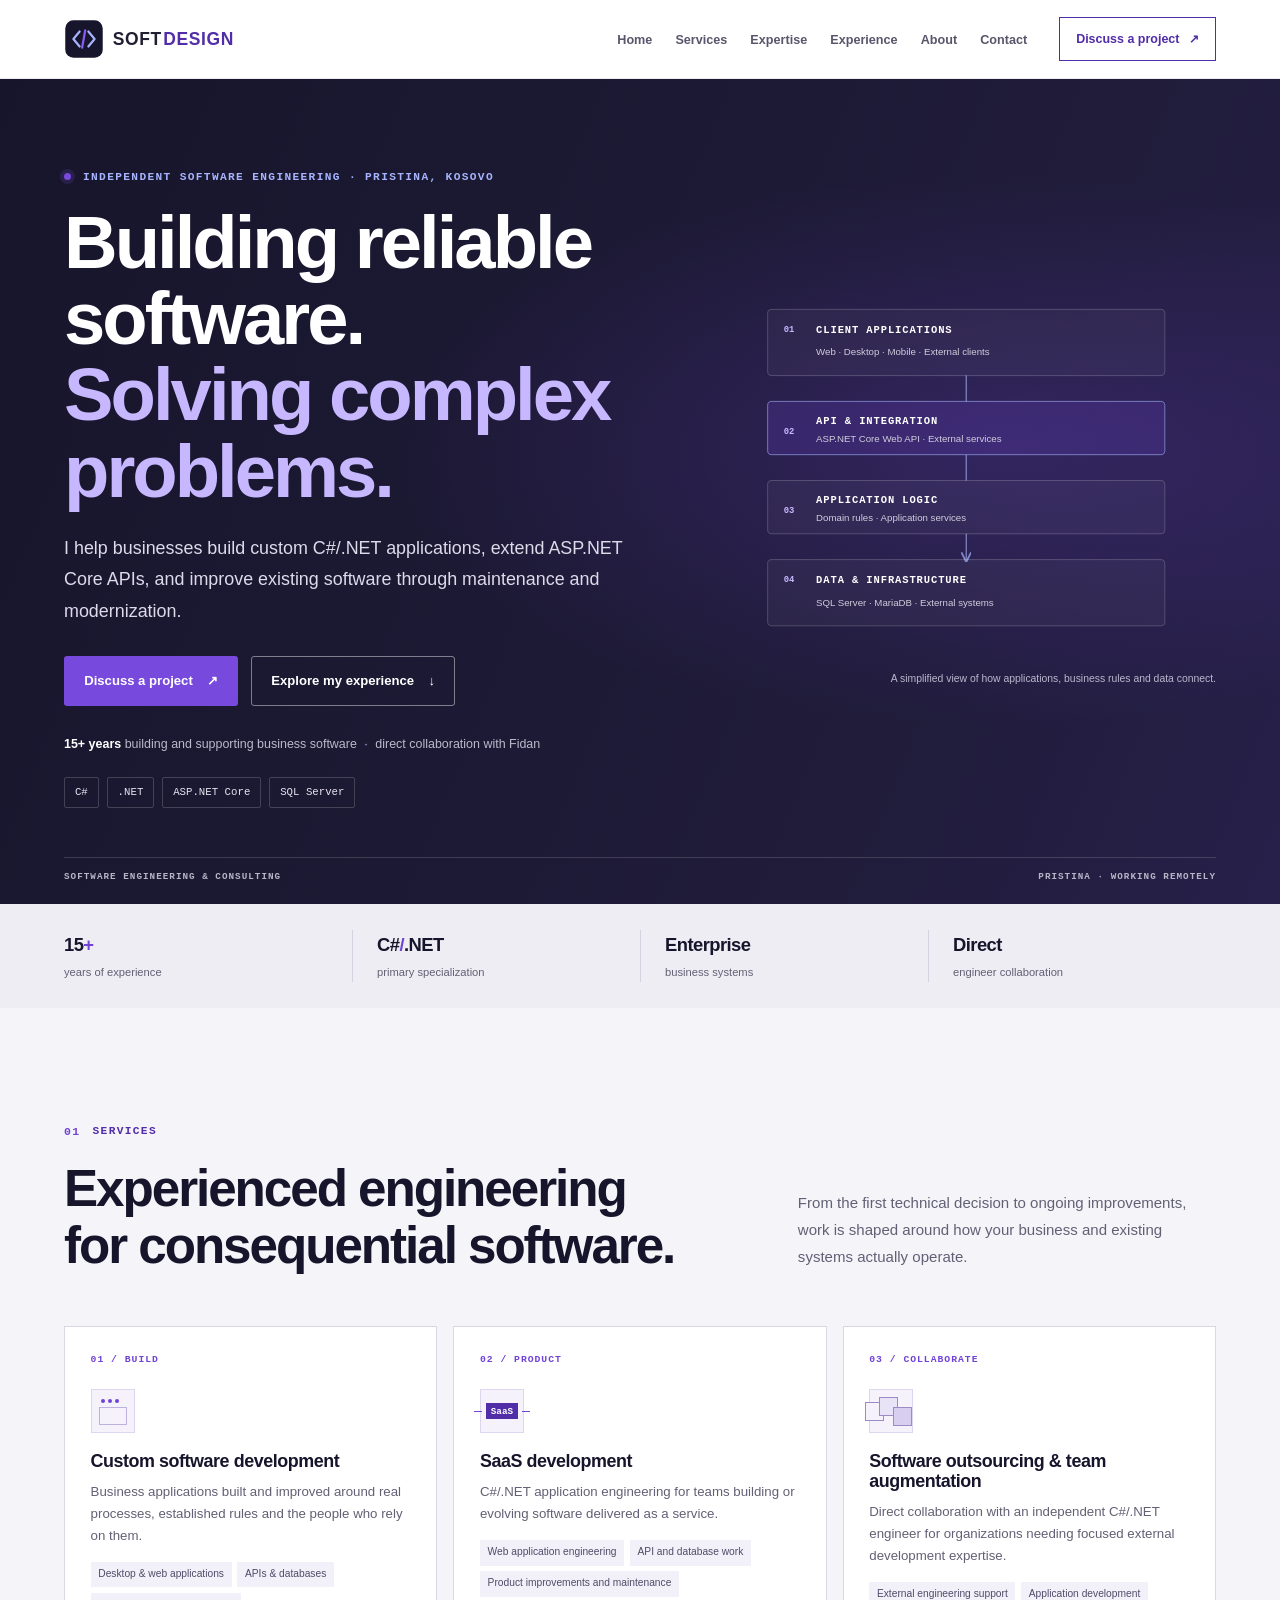
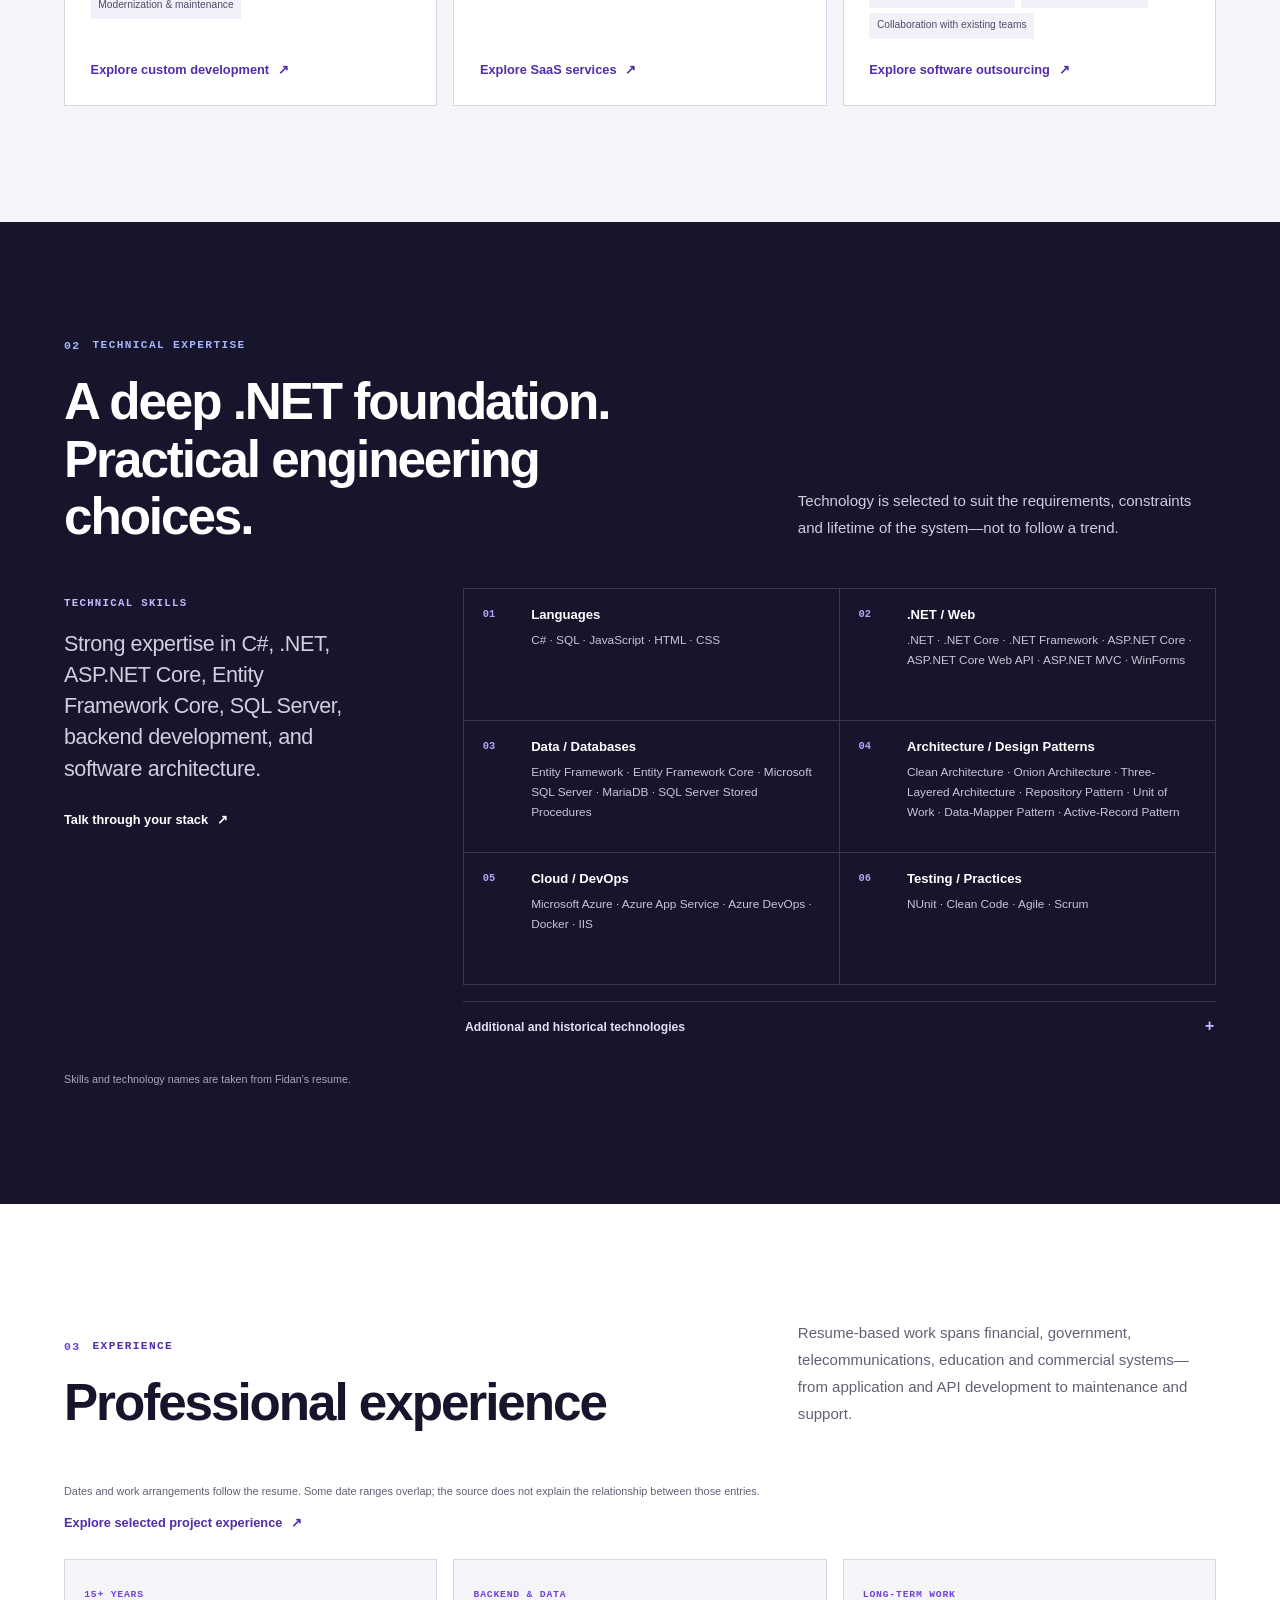
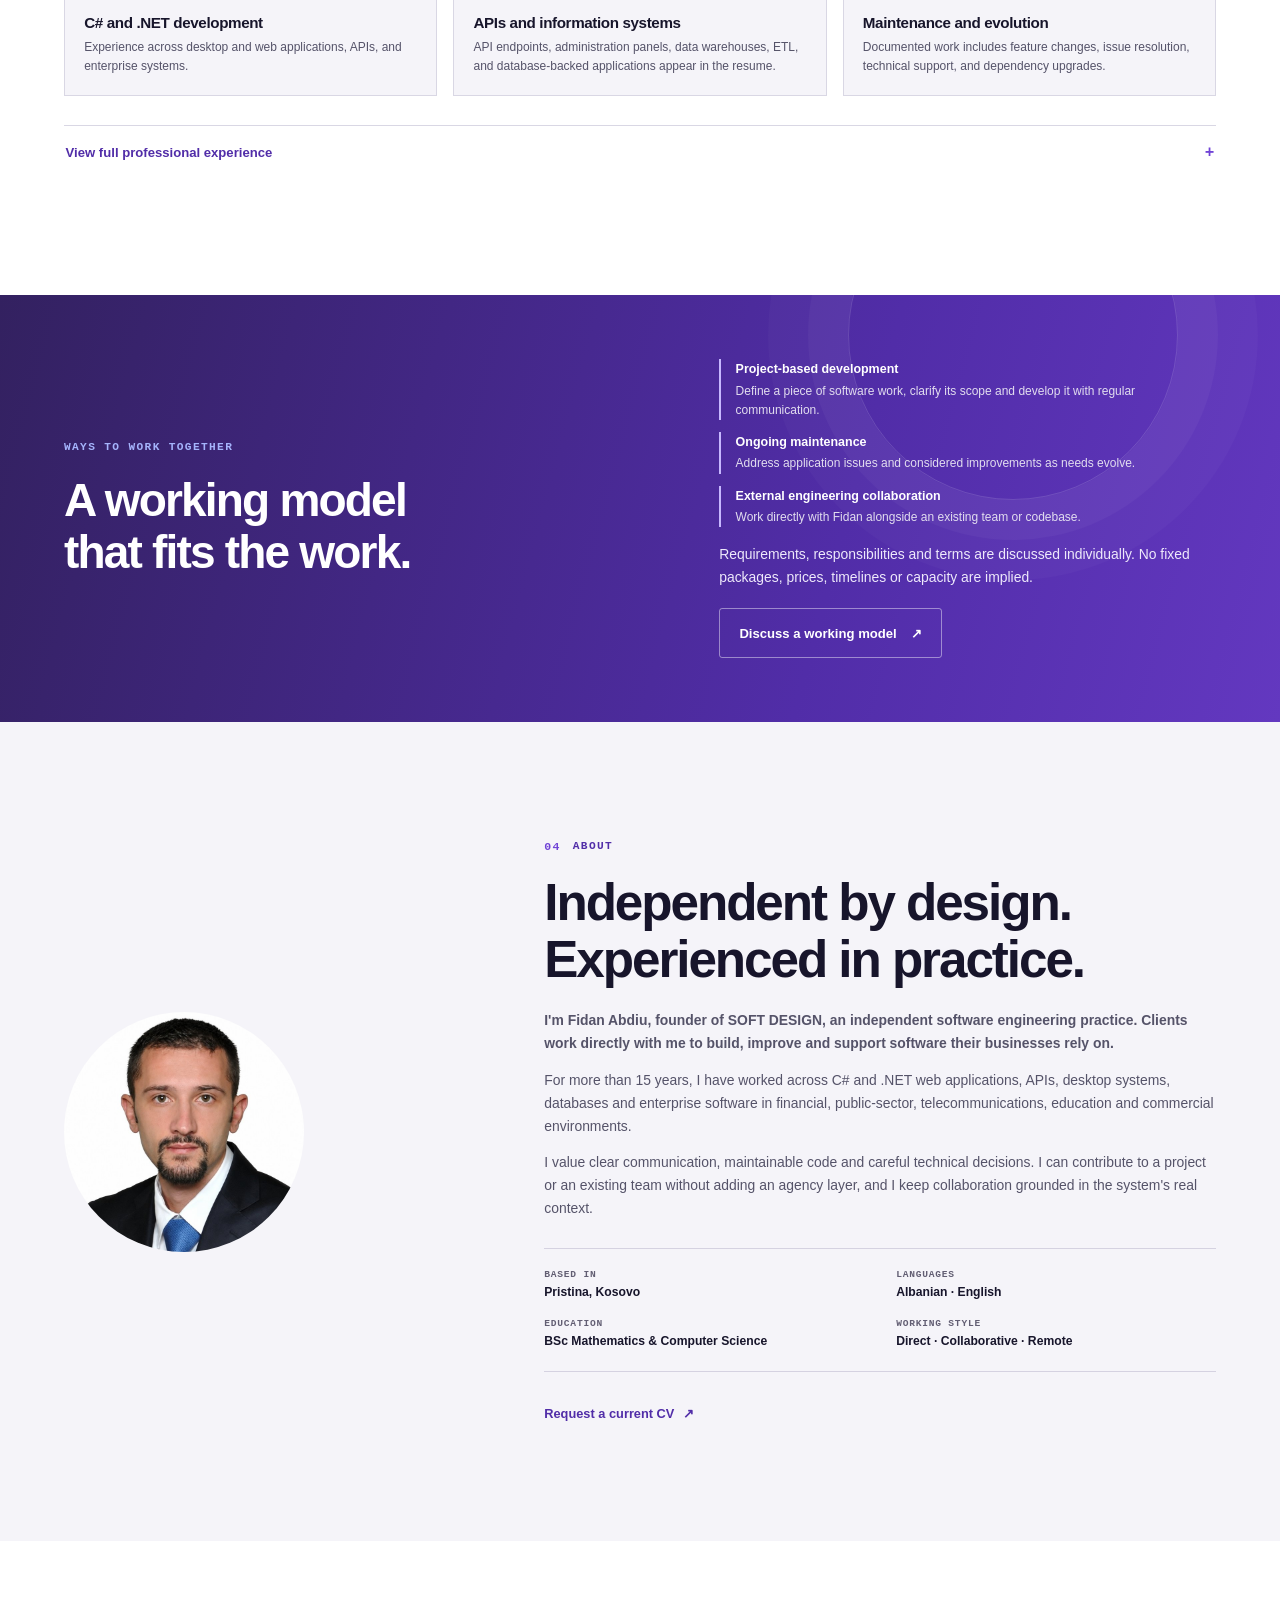
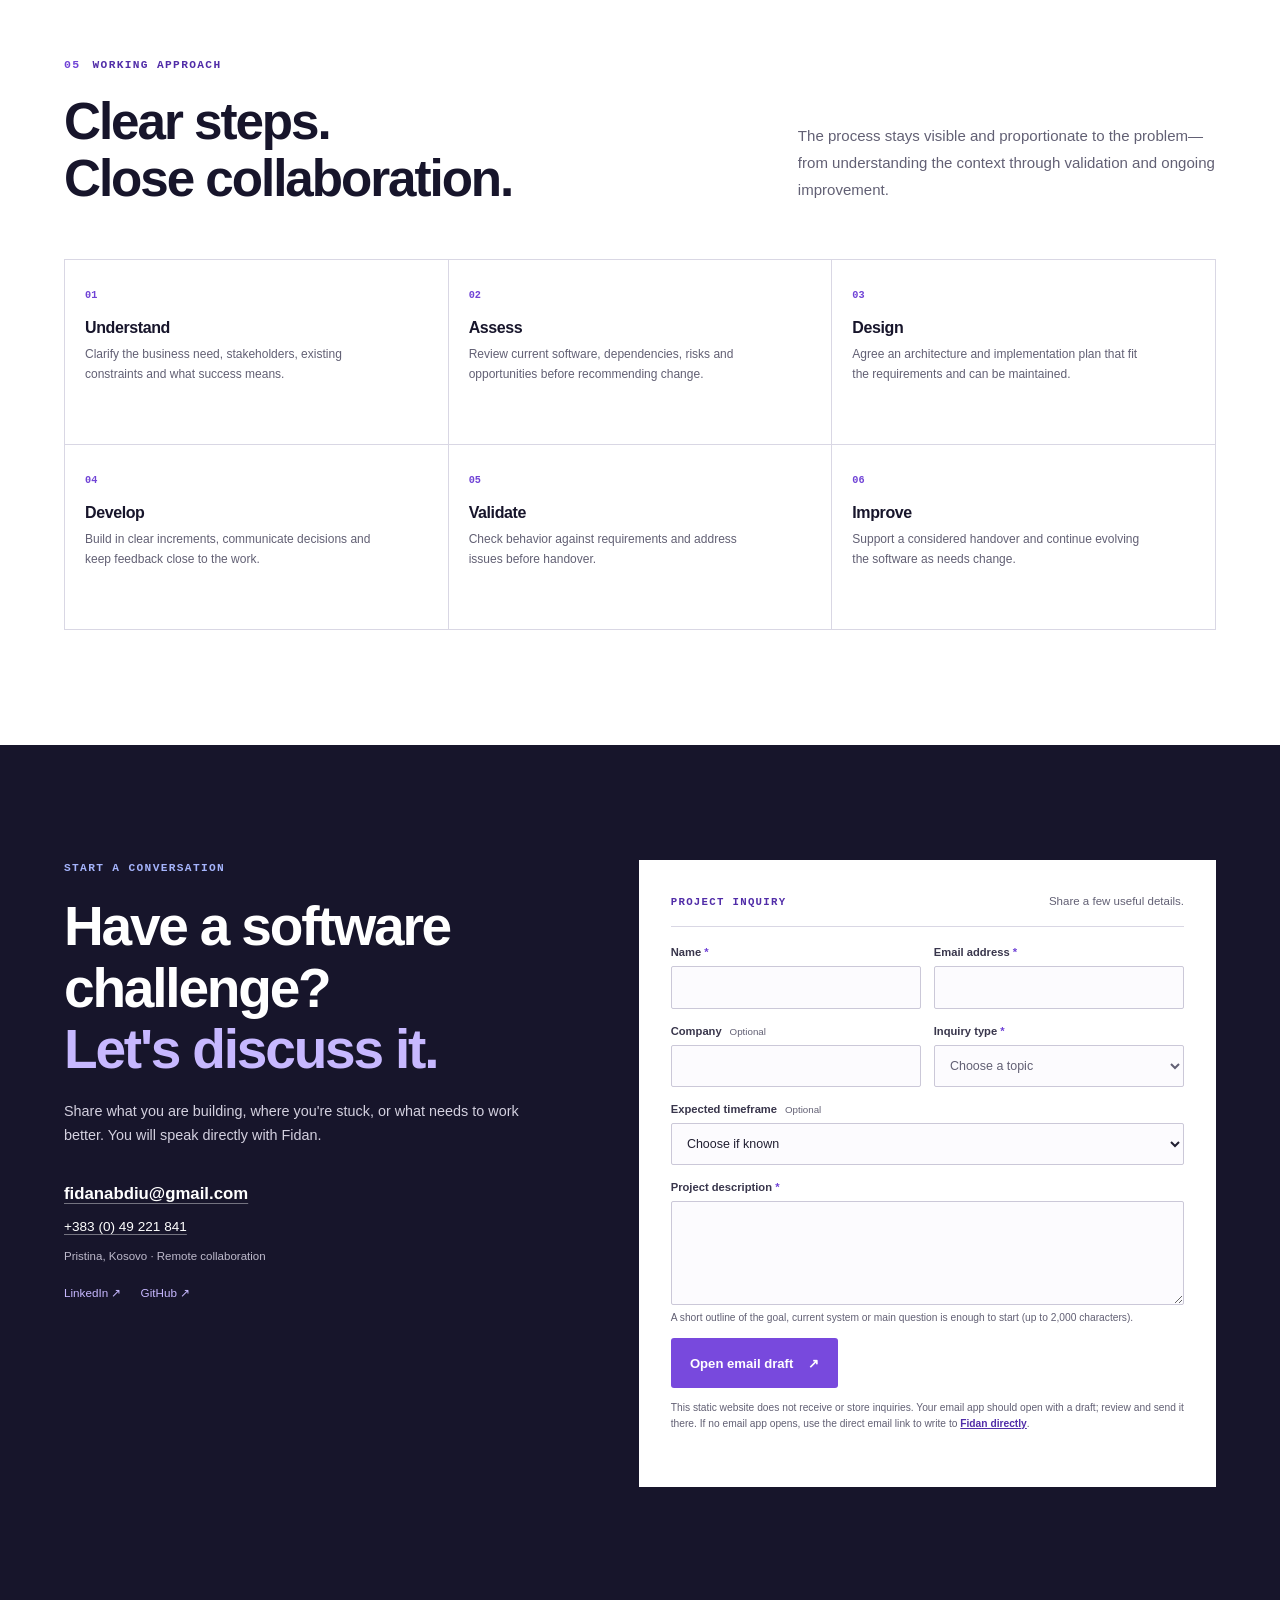
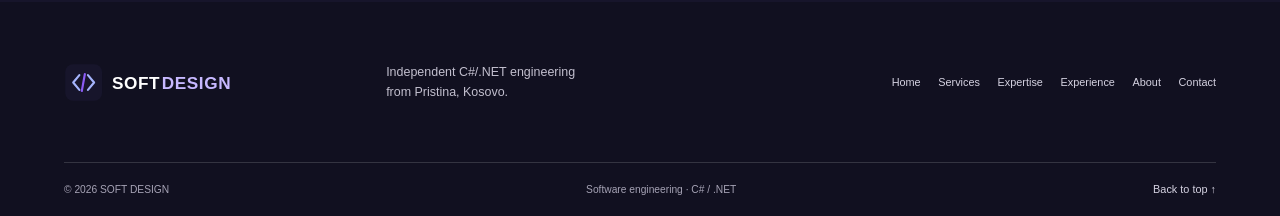
<file: index.html>
<!doctype html>
<html lang="en">
<head>
  <meta charset="utf-8">
  <meta name="viewport" content="width=device-width, initial-scale=1">
  <meta name="theme-color" content="#17152b">
  <title>SOFT DESIGN | Independent C#/.NET Software Engineering</title>
  <meta name="description" content="Independent C#/.NET engineering from Pristina, Kosovo for custom software, SaaS development and direct software outsourcing and team augmentation.">
  <link rel="canonical" href="https://www.softdesign-ks.com/">
  <link rel="icon" type="image/svg+xml" href="assets/logos/soft-design-symbol.svg">
  <link rel="apple-touch-icon" href="assets/icons/soft-design-app-icon.png">
  <meta property="og:type" content="website">
  <meta property="og:locale" content="en_US">
  <meta property="og:site_name" content="SOFT DESIGN">
  <meta property="og:title" content="SOFT DESIGN | Independent C#/.NET Software Engineering">
  <meta property="og:description" content="Custom software development, SaaS engineering and direct C#/.NET software outsourcing and team augmentation.">
  <meta property="og:url" content="https://www.softdesign-ks.com/">
  <meta property="og:image" content="https://www.softdesign-ks.com/assets/icons/soft-design-social-avatar.png">
  <meta name="twitter:card" content="summary">
  <meta name="twitter:title" content="SOFT DESIGN | Independent C#/.NET Software Engineering">
  <meta name="twitter:description" content="Independent C#/.NET engineering from Pristina, Kosovo for custom software, SaaS development and direct software outsourcing and team augmentation.">
  <meta name="twitter:image" content="https://www.softdesign-ks.com/assets/icons/soft-design-social-avatar.png">
  <link rel="stylesheet" href="css/styles.css">
  <link rel="stylesheet" href="css/responsive.css">
  <script type="application/ld+json">
  {
    "@context": "https://schema.org",
    "@graph": [
      {
        "@type": "WebSite",
        "@id": "https://www.softdesign-ks.com/#website",
        "url": "https://www.softdesign-ks.com/",
        "name": "SOFT DESIGN",
        "inLanguage": "en"
      },
      {
        "@type": "Person",
        "@id": "https://www.softdesign-ks.com/#fidan-abdiu",
        "name": "Fidan Abdiu",
        "jobTitle": "Software Developer",
        "email": "mailto:fidanabdiu@gmail.com",
        "telephone": "+38349221841",
        "address": { "@type": "PostalAddress", "addressLocality": "Pristina", "addressCountry": "XK" },
        "url": "https://www.softdesign-ks.com/",
        "sameAs": ["https://linkedin.com/in/fidanabdiu", "https://github.com/fidanabdiu"],
        "knowsAbout": ["C#", ".NET", "ASP.NET Core", "Backend development", "ASP.NET Core Web API", "SQL Server", "Software architecture"]
      },
      {
        "@type": "ProfessionalService",
        "@id": "https://www.softdesign-ks.com/#business",
        "name": "SOFT DESIGN",
        "description": "Independent software engineering across custom software development, SaaS product engineering and software outsourcing and team augmentation.",
        "url": "https://www.softdesign-ks.com/",
        "email": "mailto:fidanabdiu@gmail.com",
        "telephone": "+38349221841",
        "address": { "@type": "PostalAddress", "addressLocality": "Pristina", "addressCountry": "XK" },
        "founder": { "@id": "https://www.softdesign-ks.com/#fidan-abdiu" },
        "areaServed": ["Kosovo", "Europe", "Worldwide"],
        "knowsAbout": ["C# software development", ".NET software development", "ASP.NET Core", "ASP.NET Core Web API", "Software modernization", "Software architecture"]
      }
    ]
  }
  </script>
</head>
<body>
  <a class="skip-link" href="#main">Skip to content</a>
  <header class="site-header">
    <div class="header-inner">
      <a class="brand" href="#top" aria-label="SOFT DESIGN home"><img src="assets/logos/soft-design-logo-horizontal.svg" width="210" height="46" alt="SOFT DESIGN"></a>
      <button class="nav-toggle" type="button" aria-expanded="false" aria-controls="primary-navigation"><span class="nav-toggle-label">Menu</span><span class="nav-toggle-icon" aria-hidden="true"></span></button>
      <nav class="primary-nav" id="primary-navigation" aria-label="Main navigation" data-collapsed="true">
        <ul><li><a href="#top">Home</a></li><li><a href="#services">Services</a></li><li><a href="#expertise">Expertise</a></li><li><a href="#experience">Experience</a></li><li><a href="#about">About</a></li><li><a href="#contact">Contact</a></li></ul>
        <a class="nav-contact" href="#contact">Discuss a project <span aria-hidden="true">↗</span></a>
      </nav>
    </div>
  </header>

  <main id="main">
    <section class="hero section-shell" id="top" aria-labelledby="hero-title">
      <div class="hero-copy">
        <p class="eyebrow eyebrow-light"><span class="status-mark" aria-hidden="true"></span> Independent software engineering · Pristina, Kosovo</p>
        <h1 id="hero-title">Building reliable software.<br><em>Solving complex problems.</em></h1>
        <p class="hero-intro">I help businesses build custom C#/.NET applications, extend ASP.NET Core APIs, and improve existing software through maintenance and modernization.</p>
        <div class="hero-actions"><a class="button button-violet" href="#contact">Discuss a project <span aria-hidden="true">↗</span></a><a class="button button-outline-light" href="#experience">Explore my experience <span aria-hidden="true">↓</span></a></div>
        <p class="hero-proof"><strong>15+ years</strong> building and supporting business software <span aria-hidden="true">·</span> direct collaboration with Fidan</p>
        <ul class="tech-pills" aria-label="Core technologies"><li>C#</li><li>.NET</li><li>ASP.NET Core</li><li>SQL Server</li></ul>
      </div>
      <div class="hero-visual">
        <svg class="architecture-diagram" viewBox="0 0 620 440" role="img" aria-labelledby="architecture-title architecture-desc">
          <title id="architecture-title">Four layers of a business software architecture</title><desc id="architecture-desc">Client applications connect through ASP.NET Core Web APIs to application logic, databases and external systems.</desc>
          <defs><marker id="arrow" markerWidth="8" markerHeight="8" refX="6" refY="4" orient="auto"><path d="M0 0 8 4 0 8" fill="none" stroke="#A5B4FC" stroke-width="1.5"/></marker></defs><path class="diagram-link" d="M310 106v32M310 204v32M310 302v32" marker-end="url(#arrow)"/>
          <g class="diagram-layer"><rect x="64" y="24" width="492" height="82" rx="5"/><text class="diagram-number" x="84" y="52">01</text><text class="diagram-title" x="124" y="53">CLIENT APPLICATIONS</text><text class="diagram-detail" x="124" y="81">Web · Desktop · Mobile · External clients</text></g>
          <g class="diagram-layer diagram-layer-accent"><rect x="64" y="138" width="492" height="66" rx="5"/><text class="diagram-number" x="84" y="178">02</text><text class="diagram-title" x="124" y="166">API &amp; INTEGRATION</text><text class="diagram-detail" x="124" y="188">ASP.NET Core Web API · External services</text></g>
          <g class="diagram-layer"><rect x="64" y="236" width="492" height="66" rx="5"/><text class="diagram-number" x="84" y="276">03</text><text class="diagram-title" x="124" y="264">APPLICATION LOGIC</text><text class="diagram-detail" x="124" y="286">Domain rules · Application services</text></g>
          <g class="diagram-layer"><rect x="64" y="334" width="492" height="82" rx="5"/><text class="diagram-number" x="84" y="362">04</text><text class="diagram-title" x="124" y="363">DATA &amp; INFRASTRUCTURE</text><text class="diagram-detail" x="124" y="391">SQL Server · MariaDB · External systems</text></g>
        </svg><p class="architecture-caption">A simplified view of how applications, business rules and data connect.</p>
      </div>
      <div class="hero-footnote"><span>SOFTWARE ENGINEERING &amp; CONSULTING</span><span>PRISTINA · WORKING REMOTELY</span></div>
    </section>

    <section class="credibility-band" aria-label="Professional focus">
      <div class="section-shell credibility-grid">
        <div><span class="credibility-value">15<span>+</span></span><span class="credibility-label">years of experience</span></div>
        <div><span class="credibility-value">C#<span>/</span>.NET</span><span class="credibility-label">primary specialization</span></div>
        <div><span class="credibility-value">Enterprise</span><span class="credibility-label">business systems</span></div>
        <div><span class="credibility-value">Direct</span><span class="credibility-label">engineer collaboration</span></div>
      </div>
    </section>

    <section class="section section-services" id="services" aria-labelledby="services-title">
      <div class="section-shell">
        <div class="section-heading"><div><p class="eyebrow"><span class="section-number">01</span> Services</p><h2 id="services-title">Experienced engineering<br>for consequential software.</h2></div><p class="section-lede">From the first technical decision to ongoing improvements, work is shaped around how your business and existing systems actually operate.</p></div>
        <div class="service-grid service-grid-three">
          <article class="service-card"><span class="card-index">01 / BUILD</span><div class="service-icon icon-window" aria-hidden="true"><span></span><span></span><span></span></div><h3>Custom software development</h3><p>Business applications built and improved around real processes, established rules and the people who rely on them.</p><ul class="capability-list"><li>Desktop &amp; web applications</li><li>APIs &amp; databases</li><li>Modernization &amp; maintenance</li></ul><a class="text-link" href="services/custom-software-development/index.html">Explore custom development <span aria-hidden="true">↗</span></a></article>
          <article class="service-card"><span class="card-index">02 / PRODUCT</span><div class="service-icon icon-api" aria-hidden="true"><span>SaaS</span><i></i><i></i></div><h3>SaaS development</h3><p>C#/.NET application engineering for teams building or evolving software delivered as a service.</p><ul class="capability-list"><li>Web application engineering</li><li>API and database work</li><li>Product improvements and maintenance</li></ul><a class="text-link" href="services/saas-development/index.html">Explore SaaS services <span aria-hidden="true">↗</span></a></article>
          <article class="service-card"><span class="card-index">03 / COLLABORATE</span><div class="service-icon icon-modernize" aria-hidden="true"><span></span><span></span><span></span></div><h3>Software outsourcing &amp; team augmentation</h3><p>Direct collaboration with an independent C#/.NET engineer for organizations needing focused external development expertise.</p><ul class="capability-list"><li>External engineering support</li><li>Application development</li><li>Collaboration with existing teams</li></ul><a class="text-link" href="services/software-outsourcing/index.html">Explore software outsourcing <span aria-hidden="true">↗</span></a></article>
        </div>
      </div>
    </section>

    <section class="expertise-section" id="expertise" aria-labelledby="expertise-title">
      <div class="section-shell">
        <div class="section-heading section-heading-inverse"><div><p class="eyebrow eyebrow-light"><span class="section-number">02</span> Technical expertise</p><h2 id="expertise-title">A deep .NET foundation.<br>Practical engineering choices.</h2></div><p class="section-lede">Technology is selected to suit the requirements, constraints and lifetime of the system—not to follow a trend.</p></div>
        <div class="expertise-layout">
          <div class="expertise-intro"><span class="mono-label">TECHNICAL SKILLS</span><p>Strong expertise in C#, .NET, ASP.NET Core, Entity Framework Core, SQL Server, backend development, and software architecture.</p><a class="text-link text-link-light" href="#contact">Talk through your stack <span aria-hidden="true">↗</span></a></div>
          <div class="expertise-main">
          <div class="expertise-grid">
            <article class="expertise-item"><span class="expertise-index">01</span><div><h3>Languages</h3><p>C# · SQL · JavaScript · HTML · CSS</p></div></article>
            <article class="expertise-item"><span class="expertise-index">02</span><div><h3>.NET / Web</h3><p>.NET · .NET Core · .NET Framework · ASP.NET Core · ASP.NET Core Web API · ASP.NET MVC · WinForms</p></div></article>
            <article class="expertise-item"><span class="expertise-index">03</span><div><h3>Data / Databases</h3><p>Entity Framework · Entity Framework Core · Microsoft SQL Server · MariaDB · SQL Server Stored Procedures</p></div></article>
            <article class="expertise-item"><span class="expertise-index">04</span><div><h3>Architecture / Design Patterns</h3><p>Clean Architecture · Onion Architecture · Three-Layered Architecture · Repository Pattern · Unit of Work · Data-Mapper Pattern · Active-Record Pattern</p></div></article>
            <article class="expertise-item"><span class="expertise-index">05</span><div><h3>Cloud / DevOps</h3><p>Microsoft Azure · Azure App Service · Azure DevOps · Docker · IIS</p></div></article>
            <article class="expertise-item"><span class="expertise-index">06</span><div><h3>Testing / Practices</h3><p>NUnit · Clean Code · Agile · Scrum</p></div></article>
          </div>
          <details class="expertise-additional"><summary>Additional and historical technologies</summary><div class="expertise-additional-grid"><article class="expertise-item"><span class="expertise-index">07</span><div><h3>Source Control / IDE</h3><p>Git · GitHub · GitLab · Visual Studio</p></div></article><article class="expertise-item"><span class="expertise-index">08</span><div><h3>Additional tools and platforms</h3><p>jQuery · Vue JS · Elasticsearch · Google Maps · Konva JS · Flexmonster · DBeaver · Devart Provider for MySQL · ServiceStack 3.9 · Microsoft SQL Server Analysis Services · VB.NET · ASP.NET WebForms · ASMX Web Services · Microsoft Managed Extensibility Framework · ASP.NET HTTP Handlers · FTP-based communication · SourceTree · Stash · Bamboo · Vibe · JIRA</p></div></article></div></details>
          </div>
        </div>
        <p class="expertise-note">Skills and technology names are taken from Fidan's resume.</p>
      </div>
    </section>

    <section class="section section-experience" id="experience" aria-labelledby="experience-title">
      <div class="section-shell">
        <div class="section-heading"><div><p class="eyebrow"><span class="section-number">03</span> Experience</p><h2 id="experience-title">Professional experience</h2></div><p class="section-lede">Resume-based work spans financial, government, telecommunications, education and commercial systems—from application and API development to maintenance and support.</p></div>
        <p class="experience-disclosure">Dates and work arrangements follow the resume. Some date ranges overlap; the source does not explain the relationship between those entries.</p>
        <p class="experience-portfolio-link"><a class="text-link" href="portfolio/index.html">Explore selected project experience <span aria-hidden="true">↗</span></a></p>
        <div class="experience-highlights" aria-label="Selected experience highlights"><article><span class="experience-sector">15+ YEARS</span><h3>C# and .NET development</h3><p>Experience across desktop and web applications, APIs, and enterprise systems.</p></article><article><span class="experience-sector">BACKEND &amp; DATA</span><h3>APIs and information systems</h3><p>API endpoints, administration panels, data warehouses, ETL, and database-backed applications appear in the resume.</p></article><article><span class="experience-sector">LONG-TERM WORK</span><h3>Maintenance and evolution</h3><p>Documented work includes feature changes, issue resolution, technical support, and dependency upgrades.</p></article></div>
        <details class="experience-history"><summary>View full professional experience</summary>
        <div class="experience-list">
          <article class="experience-card"><div class="experience-meta"><span>Apr 2021 -- Present</span><span>Full-time | Hybrid</span></div><div class="experience-main"><div class="experience-heading"><h3>SOFT DESIGN</h3><span class="experience-type">Software Developer / Owner</span></div><p class="experience-location">Pristina, Republic of Kosovo</p><details class="case-study-details"><summary>Responsibilities and technologies</summary><div class="case-study-content"><ul><li>Operating an individual software development business providing custom C# and .NET development, application maintenance, technical support, and feature development for local and international clients.</li><li>Maintaining and enhancing previously delivered applications by implementing new features, modifying existing features, resolving technical issues, and supporting ongoing client requirements.</li><li>Provided backend development services for EML Payments through LinkPlus during a 13-month engagement, developing and maintaining C# APIs by implementing new endpoints and modifying existing endpoints.</li></ul></div></details></div></article>
<article class="experience-card"><div class="experience-meta"><span>Oct 2022 -- Dec 2023</span><span>Full-time | Remote</span></div><div class="experience-main"><div class="experience-heading"><h3>DIGITIZE LLC</h3><span class="experience-type">Software Developer</span></div><p class="experience-location">Pristina, Republic of Kosovo</p><details class="case-study-details"><summary>Responsibilities and technologies</summary><div class="case-study-content"><ul><li>Contributed to the development of Online Campus System, a web application providing students with learning materials, course recordings, and other academic functionalities, for a German university FOM.</li><li>Implemented new API endpoints and modified existing endpoints across backend services, internal services, and domain services.</li><li>Participated in daily Scrum activities and sprint planning.</li><li>Worked with C#, .NET 6.0, ASP.NET Core Web API, Devart Provider for MySQL, MariaDB, DBeaver, Vue.js, Visual Studio 2022, Docker, Azure DevOps, Elasticsearch, Clean Architecture, NUnit.</li></ul></div></details></div></article>
<article class="experience-card"><div class="experience-meta"><span>Apr 2020 -- Nov 2020</span><span>Part-time | Remote</span></div><div class="experience-main"><div class="experience-heading"><h3>LINKPLUS IT</h3><span class="experience-type">Software Developer</span></div><p class="experience-location">Pristina, Republic of Kosovo</p><details class="case-study-details"><summary>Responsibilities and technologies</summary><div class="case-study-content"><ul><li>Designed and developed the Slides Now System, a web-based visual editor built with Konva JS, as a Minimum Viable Product (MVP) for Firms Consulting, an American consulting company.</li><li>Implemented the API and administration panel within the same MVC application using Clean Architecture and custom authentication and authorization logic.</li><li>Worked with C#, .NET Core 3.1, Entity Framework Core 3.1, ASP.NET Core MVC, HTML, CSS, JavaScript, jQuery, Inspinia Administration Template, Konva JS, Visual Studio 2019, Microsoft SQL Server 2019, Azure App Service.</li></ul></div></details></div></article>
<article class="experience-card"><div class="experience-meta"><span>Nov 2019 -- Feb 2021</span><span>Part-time | Remote</span></div><div class="experience-main"><div class="experience-heading"><h3>KONSORT</h3><span class="experience-type">Software Developer</span></div><p class="experience-location">Pristina, Republic of Kosovo</p><details class="case-study-details"><summary>Responsibilities and technologies</summary><div class="case-study-content"><ul><li>Maintained and enhanced the Site Info System, previously designed and developed for a company client, by adding new features, modifying existing features, and upgrading project dependencies.</li><li>Worked with C#, .NET 5.0, Entity Framework Core 5.0, ASP.NET Core MVC, HTML, CSS, JavaScript, jQuery, Google Maps, Inspinia Administration Template, Visual Studio 2019, Microsoft SQL Server 2019, IIS.</li></ul></div></details></div></article>
<article class="experience-card"><div class="experience-meta"><span>Jun 2019 -- Dec 2019</span><span>Part-time | Remote</span></div><div class="experience-main"><div class="experience-heading"><h3>KOSOVO AGENCY OF STATISTICS</h3><span class="experience-type">Software Developer</span></div><p class="experience-location">Pristina, Republic of Kosovo</p><details class="case-study-details"><summary>Responsibilities and technologies</summary><div class="case-study-content"><ul><li>Designed and developed the Single Integrated Metadata Structure System, a governmental web and API application for the Kosovo Agency of Statistics, Republic of Kosovo.</li><li>Developed functionality for managing metadata files that were subsequently uploaded to the EUROSTAT Metadata Handler as XML files for reporting purposes.</li><li>Built the API and administration panel as part of the same MVC application, applying Clean Architecture with custom authentication and authorization.</li><li>Worked with C#, .NET Core 3.1, Entity Framework Core 3.1, ASP.NET Core MVC, HTML, CSS, JavaScript, jQuery, Inspinia Administration Template, Visual Studio 2019, Microsoft SQL Server 2016, IIS.</li></ul></div></details></div></article>
<article class="experience-card"><div class="experience-meta"><span>Feb 2019 -- Nov 2020</span><span>Part-time | On-site</span></div><div class="experience-main"><div class="experience-heading"><h3>ALBSOFT ENGINEERING</h3><span class="experience-type">Software Developer</span></div><p class="experience-location">Pristina, Republic of Kosovo</p><details class="case-study-details"><summary>Responsibilities and technologies</summary><div class="case-study-content"><ul><li>Extended and maintained the Event Management System and QR Decoding System, previously built for the company, delivering new features, refining existing features, and keeping project dependencies up to date.</li><li>Worked with C#, .NET Core 3.1, Entity Framework Core 3.1, ASP.NET Core MVC, HTML, CSS, JavaScript, jQuery, Inspinia Administration Template, Visual Studio 2019, Microsoft SQL Server 2016, IIS.</li></ul></div></details></div></article>
<article class="experience-card"><div class="experience-meta"><span>Dec 2017 -- Dec 2019</span><span>Full-time | On-site</span></div><div class="experience-main"><div class="experience-heading"><h3>NOVUS CONSULTING</h3><span class="experience-type">Software Developer</span></div><p class="experience-location">Pristina, Republic of Kosovo</p><details class="case-study-details"><summary>Responsibilities and technologies</summary><div class="case-study-content"><ul><li>Designed and developed the Integrated Agricultural Information System, a governmental web and API application for the Department of Agricultural Statistics, Ministry of Agriculture, Republic of Kosovo.</li><li>Developed functionality for reading and writing data in a data warehouse for statistical purposes using custom ETL and Microsoft SQL Server Analysis Services OLAP.</li><li>Designed and developed the Human Resources System, a web and API application for managing employee attendance records.</li><li>Developed the API and administration panel for both applications within the same MVC project, using Clean Architecture and custom authentication and authorization logic.</li><li>Worked with C#, .NET Core 3.0, Entity Framework Core 3.0, Windows Forms Applications, ASP.NET Core MVC, HTML, CSS, JavaScript, jQuery, Inspinia Administration Template, Flexmonster, Visual Studio 2019, Microsoft SQL Server 2016, Microsoft SQL Server Analysis Services 2016, IIS.</li></ul></div></details></div></article>
<article class="experience-card"><div class="experience-meta"><span>Oct 2016 -- Jan 2018</span><span>Full-time | Remote</span></div><div class="experience-main"><div class="experience-heading"><h3>KONSORT</h3><span class="experience-type">Software Developer</span></div><p class="experience-location">Pristina, Republic of Kosovo</p><details class="case-study-details"><summary>Responsibilities and technologies</summary><div class="case-study-content"><ul><li>Designed and developed the Site Info System, a web and API application for Vodafone Albania, an Albanian telecommunications company.</li><li>Developed functionality for managing sites, locations, faults, paths, site visits, assets, and other telecommunications-related operations.</li><li>Delivered the API and administration panel within the same MVC application, structured with Clean Architecture and custom authentication and authorization logic.</li><li>Worked with C#, .NET Core 1.0, Entity Framework Core 1.0, ASP.NET Core MVC, HTML, CSS, JavaScript, jQuery, Google Maps, Inspinia Administration Template, Visual Studio 2015, Microsoft SQL Server 2014, IIS.</li></ul></div></details></div></article>
<article class="experience-card"><div class="experience-meta"><span>Mar 2015 -- Oct 2016</span><span>Full-time | On-site</span></div><div class="experience-main"><div class="experience-heading"><h3>ALBSOFT ENGINEERING</h3><span class="experience-type">Software Developer</span></div><p class="experience-location">Pristina, Republic of Kosovo</p><details class="case-study-details"><summary>Responsibilities and technologies</summary><div class="case-study-content"><ul><li>Designed and developed the Event Management System, a web and API application for managing events, sessions, tables, seats, invitations, email templates, and guests.</li><li>Designed and developed the QR Decoding System, a web and API application for checking guests upon arrival and updating invitation status.</li><li>Implemented the APIs and administration panels for both applications.</li><li>Worked with C#, .NET Framework 4.5, Entity Framework 6, ASP.NET MVC, HTML, CSS, JavaScript, jQuery, Inspinia Administration Template, Visual Studio 2015, Microsoft SQL Server 2014, IIS.</li></ul></div></details></div></article>
<article class="experience-card"><div class="experience-meta"><span>Oct 2014 -- Feb 2015</span><span>Full-time | Remote</span></div><div class="experience-main"><div class="experience-heading"><h3>ZAG APPS</h3><span class="experience-type">Software Developer</span></div><p class="experience-location">Pristina, Republic of Kosovo</p><details class="case-study-details"><summary>Responsibilities and technologies</summary><div class="case-study-content"><ul><li>Designed and developed the Invenos System, a social networking web and API application delivered as a Minimum Viable Product (MVP) for an American client.</li><li>Developed functionality for user profiles and user feeds and implemented both the API and MVC client.</li><li>Worked with C#, .NET Framework 4.5, Entity Framework 6, Onion Architecture, ASP.NET MVC, HTML, CSS, JavaScript, jQuery, ServiceStack 3.9, Visual Studio 2013.</li></ul></div></details></div></article>
<article class="experience-card"><div class="experience-meta"><span>Jul 2014 -- Oct 2014</span><span>Full-time | Remote</span></div><div class="experience-main"><div class="experience-heading"><h3>LINKPLUS IT</h3><span class="experience-type">Software Developer</span></div><p class="experience-location">Pristina, Republic of Kosovo</p><details class="case-study-details"><summary>Responsibilities and technologies</summary><div class="case-study-content"><ul><li>Contributed to the development of Delphi HA System, a multi-tenant automotive system designed and developed by Lixar IT, a Canadian technology company.</li><li>Added new MVC views and modified existing MVC views within the administration panel.</li><li>Took part in daily Scrum ceremonies and sprint planning sessions.</li><li>Worked with C#, .NET Framework 4.5, Entity Framework 6, ASP.NET MVC, HTML, CSS, JavaScript, jQuery, ServiceStack 3.9, Onion Architecture, Visual Studio 2015, JIRA, SourceTree, Stash, Bamboo, Vibe.</li></ul></div></details></div></article>
<article class="experience-card"><div class="experience-meta"><span>Mar 2012 -- Jun 2013</span><span>Full-time | On-site</span></div><div class="experience-main"><div class="experience-heading"><h3>EULEX</h3><span class="experience-type">Software Developer</span></div><p class="experience-location">Pristina, Republic of Kosovo</p><details class="case-study-details"><summary>Responsibilities and technologies</summary><div class="case-study-content"><ul><li>Developed the Inventory Management System, a web application for managing fixed assets and their movement history.</li><li>Implemented the system according to internal development policies for ASP.NET WebForms applications.</li><li>Worked with VB.NET, .NET Framework 3.5, ASP.NET WebForms, HTML, CSS, JavaScript, jQuery, Visual Studio 2010, Microsoft SQL Server 2008, SQL Server Stored Procedures.</li></ul></div></details></div></article>
<article class="experience-card"><div class="experience-meta"><span>Jun 2010 -- Mar 2012</span><span>Full-time | On-site</span></div><div class="experience-main"><div class="experience-heading"><h3>BANKA EKONOMIKE</h3><span class="experience-type">Software Developer</span></div><p class="experience-location">Pristina, Republic of Kosovo</p><details class="case-study-details"><summary>Responsibilities and technologies</summary><div class="case-study-content"><ul><li>Designed and developed the Financial Intelligence Center System, a WinForms desktop application for the bank's judicial office to generate cash-transaction, suspicious-transaction, and additional-information XML files based on the goAML 3.1 schema for subsequent processing through the appropriate EULEX web application.</li><li>Designed and developed the SMS Banking System, a middleware application enabling bank clients to pay for internet and phone prepaid services through IPKO and VALA internet providers.</li><li>Designed and developed the Management Information System, an ASP.NET MVC Minimum Viable Product (MVP) and modern replacement for the existing ASP.NET Web Forms application.</li><li>Implemented the applications using a three-layered architecture consisting of business, data access, and presentation layers.</li><li>Worked with C#, .NET Framework 3.5, Windows Forms Applications, ASP.NET MVC, HTML, CSS, JavaScript, jQuery, Visual Studio 2010, Microsoft SQL Server 2008, SQL Server Stored Procedures, ASMX Web Services, Microsoft Managed Extensibility Framework, ASP.NET HTTP Handlers, FTP-based communication.</li></ul></div></details></div></article>
<article class="experience-card"><div class="experience-meta"><span>Nov 2009 -- Jun 2010</span><span>Full-time | On-site</span></div><div class="experience-main"><div class="experience-heading"><h3>CACTTUS</h3><span class="experience-type">Software Developer</span></div><p class="experience-location">Pristina, Republic of Kosovo</p><details class="case-study-details"><summary>Responsibilities and technologies</summary><div class="case-study-content"><ul><li>Designed and developed the Hotel Management System, a WinForms desktop application for managing rooms, room statuses, reservations, and payments.</li><li>Designed and developed the Assets Management System, a WinForms desktop application for managing fixed assets and their movement history.</li><li>Structured the applications around a three-layered architecture, separating business logic, data access, and presentation.</li><li>Worked with C#, .NET Framework 3.5, Windows Forms Applications, Active Record Design Pattern, Visual Studio 2008, Microsoft SQL Server 2005, SQL Server Stored Procedures.</li></ul></div></details></div></article>
<article class="experience-card"><div class="experience-meta"><span>May 2009 -- Oct 2009</span><span>Full-time | On-site</span></div><div class="experience-main"><div class="experience-heading"><h3>ALBSOFT ENGINEERING</h3><span class="experience-type">Software Developer</span></div><p class="experience-location">Pristina, Republic of Kosovo</p><details class="case-study-details"><summary>Responsibilities and technologies</summary><div class="case-study-content"><ul><li>Contributed to the development of AvIma System, a human resources WinForms desktop application.</li><li>Added new features and modified existing features using a three-layered architecture consisting of business, data access, and presentation layers.</li><li>Worked with C#, .NET Framework 3.5, Windows Forms Applications, Data Mapper Design Pattern, ASMX Web Services, Visual Studio 2008, Microsoft SQL Server 2005, SQL Server Stored Procedures.</li></ul></div></details></div></article>
<article class="experience-card"><div class="experience-meta"><span>Apr 2009 -- May 2009</span><span>Full-time | On-site</span></div><div class="experience-main"><div class="experience-heading"><h3>KOSOVA CARD</h3><span class="experience-type">Software Developer</span></div><p class="experience-location">Pristina, Republic of Kosovo</p><details class="case-study-details"><summary>Responsibilities and technologies</summary><div class="case-study-content"><ul><li>Contributed to the development of Hospital Management System, a Minimum Viable Product (MVP) WinForms desktop application for the American Hospital in Tirana, Albania. The purpose of the system is registering patients, creating appointments, and other hospital-related operations.</li><li>Implemented the data access layer using a three-layered architecture consisting of business, data access, and presentation layers.</li><li>Worked with: C#, .NET Framework 3.5, Windows Forms Applications, Data Mapper Design Pattern, Visual Studio 2008, Microsoft SQL Server 2005, SQL Server Stored Procedures.</li></ul></div></details></div></article>
<article class="experience-card"><div class="experience-meta"><span>Oct 2008 -- Feb 2009</span><span>Full-time | On-site</span></div><div class="experience-main"><div class="experience-heading"><h3>SMARTTECH</h3><span class="experience-type">Software Developer</span></div><p class="experience-location">Pristina, Republic of Kosovo</p><details class="case-study-details"><summary>Responsibilities and technologies</summary><div class="case-study-content"><ul><li>Designed and developed the Students Information System Library Module, a WinForms desktop application for tracking books used by students.</li><li>Designed and developed the Victims Protection System, a governmental WinForms desktop application for the Ministry of Justice, Republic of Kosovo, for managing domestic family violence cases.</li><li>Designed and developed the Smart Auto System, a WinForms desktop application for a local auto-trading company to register cars and buyers.</li><li>Designed and developed the Arena Engineering System, a WinForms desktop application for Arena Engineering for human resources purposes, including employee registration and daily interventions at antennas.</li><li>Built the applications on a three-layered architecture, with distinct business, data access, and presentation layers.</li><li>Worked with C#, .NET Framework 3.5, Windows Forms Applications, Data Mapper Design Pattern, Visual Studio 2008, Microsoft SQL Server 2005, SQL Server Stored Procedures.</li></ul></div></details></div></article>
        </div>
        </details>
      </div>
    </section>

    <section class="collaboration-band" aria-labelledby="collaboration-title"><div class="section-shell collaboration-inner"><div><p class="eyebrow eyebrow-light">WAYS TO WORK TOGETHER</p><h2 id="collaboration-title">A working model<br>that fits the work.</h2></div><div><ul class="engagement-list"><li><strong>Project-based development</strong><span>Define a piece of software work, clarify its scope and develop it with regular communication.</span></li><li><strong>Ongoing maintenance</strong><span>Address application issues and considered improvements as needs evolve.</span></li><li><strong>External engineering collaboration</strong><span>Work directly with Fidan alongside an existing team or codebase.</span></li></ul><p>Requirements, responsibilities and terms are discussed individually. No fixed packages, prices, timelines or capacity are implied.</p><a class="button button-outline-light" href="#contact">Discuss a working model <span aria-hidden="true">↗</span></a></div></div></section>

    <section class="section section-about" id="about" aria-labelledby="about-title">
      <div class="section-shell about-grid">
        <div class="about-portrait"><img src="assets/images/fidan-abdiu-profile.jpg" width="720" height="925" alt="Fidan Abdiu, software developer and founder of SOFT DESIGN" loading="lazy" decoding="async"></div>
        <div class="about-copy"><p class="eyebrow"><span class="section-number">04</span> About</p><h2 id="about-title">Independent by design.<br>Experienced in practice.</h2><p class="about-lede">I'm Fidan Abdiu, founder of SOFT DESIGN, an independent software engineering practice. Clients work directly with me to build, improve and support software their businesses rely on.</p><p>For more than 15 years, I have worked across C# and .NET web applications, APIs, desktop systems, databases and enterprise software in financial, public-sector, telecommunications, education and commercial environments.</p><p>I value clear communication, maintainable code and careful technical decisions. I can contribute to a project or an existing team without adding an agency layer, and I keep collaboration grounded in the system's real context.</p><div class="about-facts"><div><span>Based in</span><strong>Pristina, Kosovo</strong></div><div><span>Languages</span><strong>Albanian · English</strong></div><div><span>Education</span><strong>BSc Mathematics &amp; Computer Science</strong></div><div><span>Working style</span><strong>Direct · Collaborative · Remote</strong></div></div><a class="text-link" href="mailto:fidanabdiu@gmail.com?subject=CV%20request">Request a current CV <span aria-hidden="true">↗</span></a></div>
      </div>
    </section>

    <section class="section section-approach" aria-labelledby="approach-title">
      <div class="section-shell"><div class="section-heading"><div><p class="eyebrow"><span class="section-number">05</span> Working approach</p><h2 id="approach-title">Clear steps.<br>Close collaboration.</h2></div><p class="section-lede">The process stays visible and proportionate to the problem—from understanding the context through validation and ongoing improvement.</p></div>
        <ol class="approach-grid"><li><span class="approach-step">01</span><h3>Understand</h3><p>Clarify the business need, stakeholders, existing constraints and what success means.</p></li><li><span class="approach-step">02</span><h3>Assess</h3><p>Review current software, dependencies, risks and opportunities before recommending change.</p></li><li><span class="approach-step">03</span><h3>Design</h3><p>Agree an architecture and implementation plan that fit the requirements and can be maintained.</p></li><li><span class="approach-step">04</span><h3>Develop</h3><p>Build in clear increments, communicate decisions and keep feedback close to the work.</p></li><li><span class="approach-step">05</span><h3>Validate</h3><p>Check behavior against requirements and address issues before handover.</p></li><li><span class="approach-step">06</span><h3>Improve</h3><p>Support a considered handover and continue evolving the software as needs change.</p></li></ol>
      </div>
    </section>

    <section class="contact-section" id="contact" aria-labelledby="contact-title">
      <div class="section-shell contact-layout"><div class="contact-intro"><p class="eyebrow eyebrow-light">START A CONVERSATION</p><h2 id="contact-title">Have a software challenge?<br><em>Let's discuss it.</em></h2><p>Share what you are building, where you're stuck, or what needs to work better. You will speak directly with Fidan.</p><address class="contact-details"><a href="mailto:fidanabdiu@gmail.com">fidanabdiu@gmail.com</a><a href="tel:+38349221841">+383 (0) 49 221 841</a><span>Pristina, Kosovo · Remote collaboration</span><span class="social-links"><a href="https://linkedin.com/in/fidanabdiu" target="_blank" rel="noopener noreferrer">LinkedIn ↗</a><a href="https://github.com/fidanabdiu" target="_blank" rel="noopener noreferrer">GitHub ↗</a></span></address></div>
        <div class="contact-form-wrap"><div class="form-heading"><span class="mono-label">PROJECT INQUIRY</span><p>Share a few useful details.</p></div><form id="project-form" method="post">
          <div class="form-row"><div class="form-field"><label for="contact-name">Name <span aria-hidden="true">*</span></label><input id="contact-name" name="Name" autocomplete="name" maxlength="120" required></div><div class="form-field"><label for="contact-email">Email address <span aria-hidden="true">*</span></label><input id="contact-email" name="Email" type="email" autocomplete="email" maxlength="254" required></div></div>
          <div class="form-row"><div class="form-field"><label for="contact-company">Company <span class="optional-label">Optional</span></label><input id="contact-company" name="Company" autocomplete="organization" maxlength="160"></div><div class="form-field"><label for="inquiry-type">Inquiry type <span aria-hidden="true">*</span></label><select id="inquiry-type" name="Inquiry type" required><option value="">Choose a topic</option><option>Custom software development</option><option>SaaS development</option><option>Software outsourcing or team augmentation</option><option>Existing software maintenance or modernization</option><option>Other / not sure yet</option></select></div></div>
          <div class="form-field"><label for="contact-timeframe">Expected timeframe <span class="optional-label">Optional</span></label><select id="contact-timeframe" name="Expected timeframe"><option value="">Choose if known</option><option>Exploring / no fixed date</option><option>Within 3 months</option><option>3 months or more</option><option>Not sure</option></select></div>
          <div class="form-field"><label for="contact-message">Project description <span aria-hidden="true">*</span></label><textarea id="contact-message" name="Project description" rows="4" maxlength="2000" aria-describedby="project-description-help" required></textarea><span class="field-help" id="project-description-help">A short outline of the goal, current system or main question is enough to start (up to 2,000 characters).</span></div>
          <button class="button button-violet form-submit" type="submit">Open email draft <span aria-hidden="true">↗</span></button>
          <p class="form-note">This static website does not receive or store inquiries. Your email app should open with a draft; review and send it there. If no email app opens, use the direct email link to write to <a href="mailto:fidanabdiu@gmail.com">Fidan directly</a>.</p>
          <p class="form-status" id="form-status" aria-live="polite"></p>
          <div class="draft-copy-fallback form-field" id="draft-copy-fallback" hidden><label for="draft-copy-text">Email draft to copy</label><textarea id="draft-copy-text" rows="8" readonly aria-describedby="draft-copy-help"></textarea><button class="button button-outline-dark draft-copy-button" id="draft-copy-button" type="button">Copy draft text</button><span class="field-help" id="draft-copy-help">This draft is too long for a dependable email link. Copy it and send it to Fidan using the email link above. Nothing has been sent.</span></div>
        </form></div>
      </div>
    </section>
  </main>

  <footer class="site-footer"><div class="section-shell footer-main"><a class="footer-brand" href="#top"><img src="assets/logos/soft-design-logo-horizontal-light.svg" width="210" height="46" alt="SOFT DESIGN home"></a><p>Independent C#/.NET engineering<br>from Pristina, Kosovo.</p><nav aria-label="Footer navigation"><a href="#top">Home</a><a href="#services">Services</a><a href="#expertise">Expertise</a><a href="#experience">Experience</a><a href="#about">About</a><a href="#contact">Contact</a></nav></div><div class="section-shell footer-bottom"><span>© <span id="copyright-year">2026</span> SOFT DESIGN</span><span>Software engineering · C# / .NET</span><a href="#top">Back to top ↑</a></div></footer>
  <script src="js/main.js" defer></script>
</body>
</html>
</file>
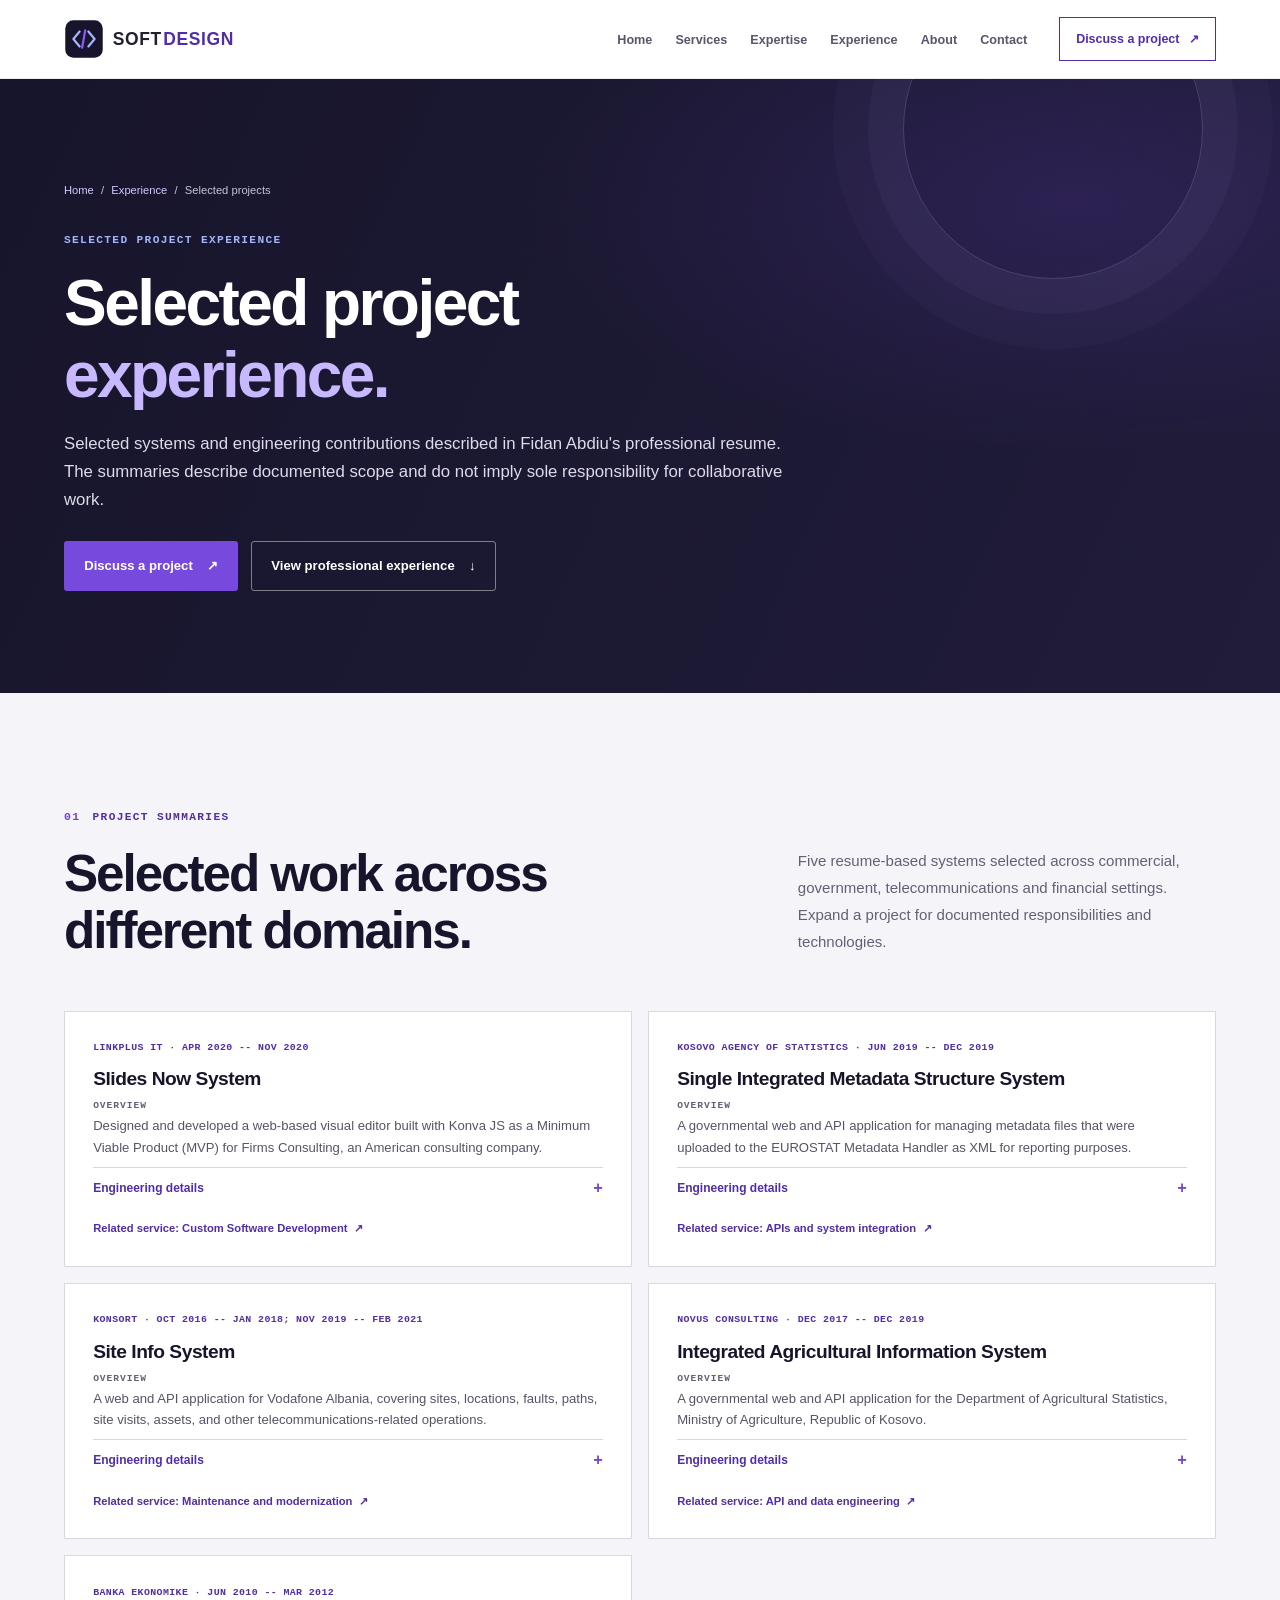
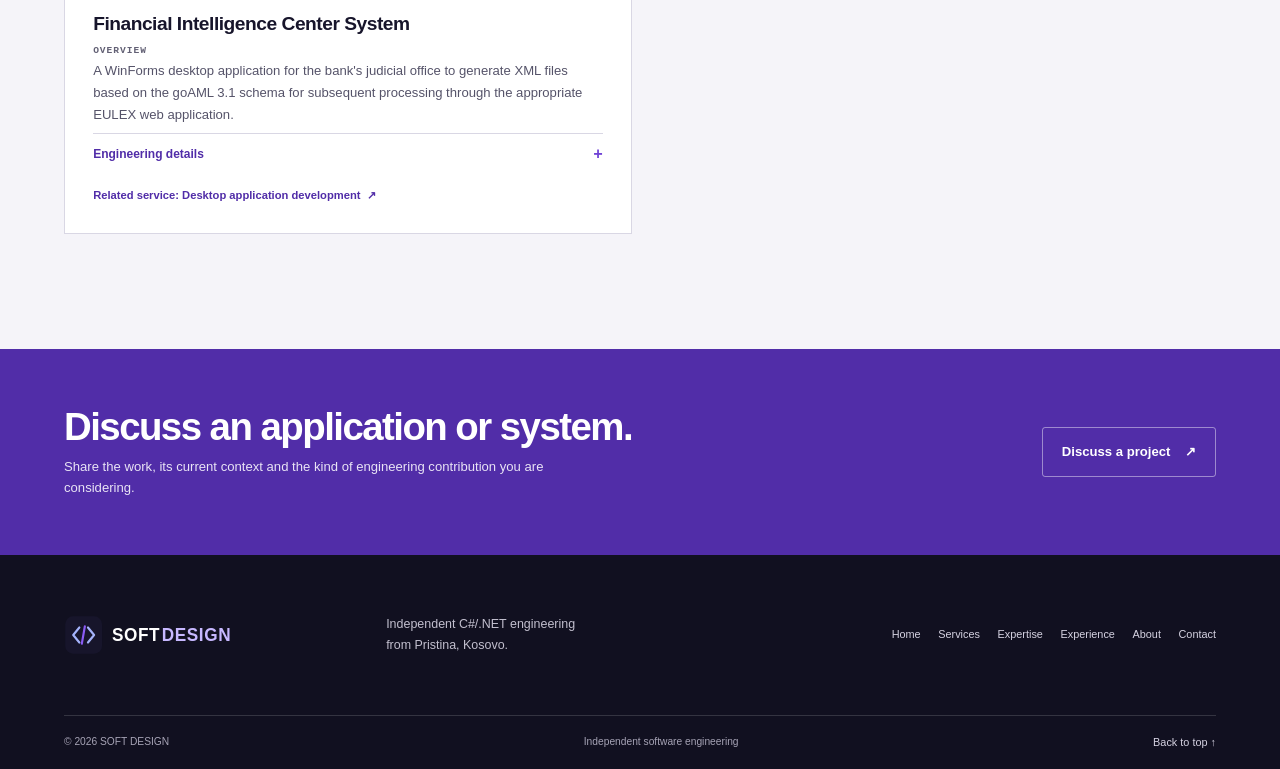
<file: portfolio/index.html>
<!doctype html>
<html lang="en">
<head>
  <meta charset="utf-8">
  <meta name="viewport" content="width=device-width, initial-scale=1">
  <meta name="theme-color" content="#17152b">
  <title>Selected Software Engineering Projects | SOFT DESIGN</title>
  <meta name="description" content="Selected C#/.NET application, API and enterprise system experience, summarized from Fidan Abdiu's professional resume.">
  <link rel="canonical" href="https://www.softdesign-ks.com/portfolio/">
  <link rel="icon" type="image/svg+xml" href="../assets/logos/soft-design-symbol.svg">
  <link rel="apple-touch-icon" href="../assets/icons/soft-design-app-icon.png">
  <meta property="og:type" content="website">
  <meta property="og:site_name" content="SOFT DESIGN">
  <meta property="og:title" content="Selected Software Engineering Projects | SOFT DESIGN">
  <meta property="og:description" content="Resume-based summaries of selected C#/.NET application, API and enterprise system experience.">
  <meta property="og:url" content="https://www.softdesign-ks.com/portfolio/">
  <meta property="og:image" content="https://www.softdesign-ks.com/assets/icons/soft-design-social-avatar.png">
  <meta name="twitter:card" content="summary">
  <meta name="twitter:title" content="Selected Software Engineering Projects | SOFT DESIGN">
  <meta name="twitter:description" content="Resume-based summaries of selected C#/.NET application, API and enterprise system experience.">
  <meta name="twitter:image" content="https://www.softdesign-ks.com/assets/icons/soft-design-social-avatar.png">
  <script type="application/ld+json">{"@context":"https://schema.org","@type":"WebPage","name":"Selected Software Engineering Projects | SOFT DESIGN","url":"https://www.softdesign-ks.com/portfolio/","isPartOf":{"@id":"https://www.softdesign-ks.com/#website"},"inLanguage":"en"}</script>
  <link rel="stylesheet" href="../css/styles.css">
  <link rel="stylesheet" href="../css/responsive.css">
</head>
<body>
  <a class="skip-link" href="#main">Skip to content</a>
  <header class="site-header">
    <div class="header-inner">
      <a class="brand" href="../index.html#top" aria-label="SOFT DESIGN home"><img src="../assets/logos/soft-design-logo-horizontal.svg" width="210" height="46" alt="SOFT DESIGN"></a>
      <button class="nav-toggle" type="button" aria-expanded="false" aria-controls="primary-navigation"><span class="nav-toggle-label">Menu</span><span class="nav-toggle-icon" aria-hidden="true"></span></button>
      <nav class="primary-nav" id="primary-navigation" aria-label="Main navigation" data-collapsed="true">
        <ul><li><a href="../index.html#top">Home</a></li><li><a href="../index.html#services">Services</a></li><li><a href="../index.html#expertise">Expertise</a></li><li><a href="../index.html#experience">Experience</a></li><li><a href="../index.html#about">About</a></li><li><a href="../index.html#contact">Contact</a></li></ul>
        <a class="nav-contact" href="../index.html#contact">Discuss a project <span aria-hidden="true">↗</span></a>
      </nav>
    </div>
  </header>
  <main id="main">
    <section class="service-hero portfolio-hero">
      <div class="section-shell service-hero-inner">
        <nav class="breadcrumb" aria-label="Breadcrumb"><a href="../index.html">Home</a><span aria-hidden="true">/</span><a href="../index.html#experience">Experience</a><span aria-hidden="true">/</span><span aria-current="page">Selected projects</span></nav>
        <p class="eyebrow eyebrow-light">SELECTED PROJECT EXPERIENCE</p>
        <h1>Selected project<br><em>experience.</em></h1>
        <p class="service-hero-copy">Selected systems and engineering contributions described in Fidan Abdiu's professional resume. The summaries describe documented scope and do not imply sole responsibility for collaborative work.</p>
        <div class="hero-actions"><a class="button button-violet" href="../index.html#contact">Discuss a project <span aria-hidden="true">↗</span></a><a class="button button-outline-light" href="../index.html#experience">View professional experience <span aria-hidden="true">↓</span></a></div>
      </div>
    </section>
    <section class="section portfolio-section" aria-labelledby="portfolio-title">
      <div class="section-shell">
        <div class="section-heading"><div><p class="eyebrow"><span class="section-number">01</span> Project summaries</p><h2 id="portfolio-title">Selected work across<br>different domains.</h2></div><p class="section-lede">Five resume-based systems selected across commercial, government, telecommunications and financial settings. Expand a project for documented responsibilities and technologies.</p></div>
        <div class="portfolio-grid">
          <article class="portfolio-card" id="slides-now">
            <p class="portfolio-meta">LINKPLUS IT · APR 2020 -- NOV 2020</p><h3>Slides Now System</h3><p class="portfolio-overview-label">Overview</p>
            <p>Designed and developed a web-based visual editor built with Konva JS as a Minimum Viable Product (MVP) for Firms Consulting, an American consulting company.</p>
            <details class="case-study-details"><summary aria-label="Engineering details for Slides Now System">Engineering details</summary><div class="case-study-content">
              <section><h4>Technical approach</h4><p>The API and administration panel were part of the same MVC application, using Clean Architecture and custom authentication and authorization.</p></section><section><h4>Contribution</h4><p>Designed and developed the visual editor MVP, API and administration panel.</p></section><section><h4>Technologies</h4><p>C#, .NET Core 3.1, Entity Framework Core 3.1, ASP.NET Core MVC, HTML, CSS, JavaScript, jQuery, Inspinia Administration Template, Konva JS, Visual Studio 2019, Microsoft SQL Server 2019, Azure App Service.</p></section>
            </div></details><a class="portfolio-service-link" href="../services/custom-software-development/index.html">Related service: Custom Software Development <span aria-hidden="true">↗</span></a>
          </article>
          <article class="portfolio-card" id="metadata-system">
            <p class="portfolio-meta">KOSOVO AGENCY OF STATISTICS · JUN 2019 -- DEC 2019</p><h3>Single Integrated Metadata Structure System</h3><p class="portfolio-overview-label">Overview</p>
            <p>A governmental web and API application for managing metadata files that were uploaded to the EUROSTAT Metadata Handler as XML for reporting purposes.</p>
            <details class="case-study-details"><summary aria-label="Engineering details for Single Integrated Metadata Structure System">Engineering details</summary><div class="case-study-content">
              <section><h4>Technical approach</h4><p>The MVC application included an API and administration panel for managing metadata files uploaded as XML to the EUROSTAT Metadata Handler for reporting.</p></section><section><h4>Contribution</h4><p>Designed and developed the system and its metadata file management functionality.</p></section><section><h4>Technologies</h4><p>C#, .NET Core 3.1, Entity Framework Core 3.1, ASP.NET Core MVC, HTML, CSS, JavaScript, jQuery, Inspinia Administration Template, Visual Studio 2019, Microsoft SQL Server 2016, IIS.</p></section>
            </div></details><a class="portfolio-service-link" href="../services/custom-software-development/index.html#api">Related service: APIs and system integration <span aria-hidden="true">↗</span></a>
          </article>
          <article class="portfolio-card" id="site-info-system">
            <p class="portfolio-meta">KONSORT · OCT 2016 -- JAN 2018; NOV 2019 -- FEB 2021</p><h3>Site Info System</h3><p class="portfolio-overview-label">Overview</p>
            <p>A web and API application for Vodafone Albania, covering sites, locations, faults, paths, site visits, assets, and other telecommunications-related operations.</p>
            <details class="case-study-details"><summary aria-label="Engineering details for Site Info System">Engineering details</summary><div class="case-study-content">
              <section><h4>Technical approach</h4><p>The MVC application included an API and administration panel, Clean Architecture, and custom authentication and authorization. Later work included feature changes and dependency upgrades.</p></section><section><h4>Contribution</h4><p>Designed and developed the system, then maintained and enhanced it by adding and modifying features and upgrading dependencies.</p></section><section><h4>Technologies</h4><p>2016–2018: C#, .NET Core 1.0, Entity Framework Core 1.0, ASP.NET Core MVC, HTML, CSS, JavaScript, jQuery, Google Maps, Inspinia Administration Template, Visual Studio 2015, Microsoft SQL Server 2014, IIS. 2019–2021: C#, .NET 5.0, Entity Framework Core 5.0, ASP.NET Core MVC, HTML, CSS, JavaScript, jQuery, Google Maps, Inspinia Administration Template, Visual Studio 2019, Microsoft SQL Server 2019, IIS.</p></section>
            </div></details><a class="portfolio-service-link" href="../services/custom-software-development/index.html#modernization">Related service: Maintenance and modernization <span aria-hidden="true">↗</span></a>
          </article>
          <article class="portfolio-card" id="agricultural-information-system">
            <p class="portfolio-meta">NOVUS CONSULTING · DEC 2017 -- DEC 2019</p><h3>Integrated Agricultural Information System</h3><p class="portfolio-overview-label">Overview</p>
            <p>A governmental web and API application for the Department of Agricultural Statistics, Ministry of Agriculture, Republic of Kosovo.</p>
            <details class="case-study-details"><summary aria-label="Engineering details for Integrated Agricultural Information System">Engineering details</summary><div class="case-study-content">
              <section><h4>Contribution</h4><p>Designed and developed the system as part of the Novus consulting engagement.</p></section>
            </div></details><a class="portfolio-service-link" href="../services/custom-software-development/index.html#api">Related service: API and data engineering <span aria-hidden="true">↗</span></a>
          </article>
          <article class="portfolio-card" id="financial-intelligence-center-system">
            <p class="portfolio-meta">BANKA EKONOMIKE · JUN 2010 -- MAR 2012</p><h3>Financial Intelligence Center System</h3><p class="portfolio-overview-label">Overview</p>
            <p>A WinForms desktop application for the bank's judicial office to generate XML files based on the goAML 3.1 schema for subsequent processing through the appropriate EULEX web application.</p>
            <details class="case-study-details"><summary aria-label="Engineering details for Financial Intelligence Center System">Engineering details</summary><div class="case-study-content">
              <section><h4>Technical approach</h4><p>The WinForms application generated cash-transaction, suspicious-transaction, and additional-information XML files conforming to the goAML 3.1 schema for subsequent processing through the EULEX web application.</p></section><section><h4>Contribution</h4><p>Designed and developed the Financial Intelligence Center System.</p></section><section><h4>Technologies</h4><p>WinForms, XML, goAML 3.1 schema.</p></section>
            </div></details><a class="portfolio-service-link" href="../services/custom-software-development/index.html#desktop">Related service: Desktop application development <span aria-hidden="true">↗</span></a>
          </article>
        </div>
      </div>
    </section>
    <section class="service-cta"><div class="section-shell service-cta-inner"><div><h2>Discuss an application or system.</h2><p>Share the work, its current context and the kind of engineering contribution you are considering.</p></div><a class="button button-outline-light" href="../index.html#contact">Discuss a project <span aria-hidden="true">↗</span></a></div></section>
  </main>
  <footer class="site-footer"><div class="section-shell footer-main"><a class="footer-brand" href="../index.html#top"><img src="../assets/logos/soft-design-logo-horizontal-light.svg" width="210" height="46" alt="SOFT DESIGN home"></a><p>Independent C#/.NET engineering<br>from Pristina, Kosovo.</p><nav aria-label="Footer navigation"><a href="../index.html#top">Home</a><a href="../index.html#services">Services</a><a href="../index.html#expertise">Expertise</a><a href="../index.html#experience">Experience</a><a href="../index.html#about">About</a><a href="../index.html#contact">Contact</a></nav></div><div class="section-shell footer-bottom"><span>© <span id="copyright-year">2026</span> SOFT DESIGN</span><span>Independent software engineering</span><a href="#main">Back to top ↑</a></div></footer>
  <script src="../js/main.js" defer></script>
</body>
</html>
</file>
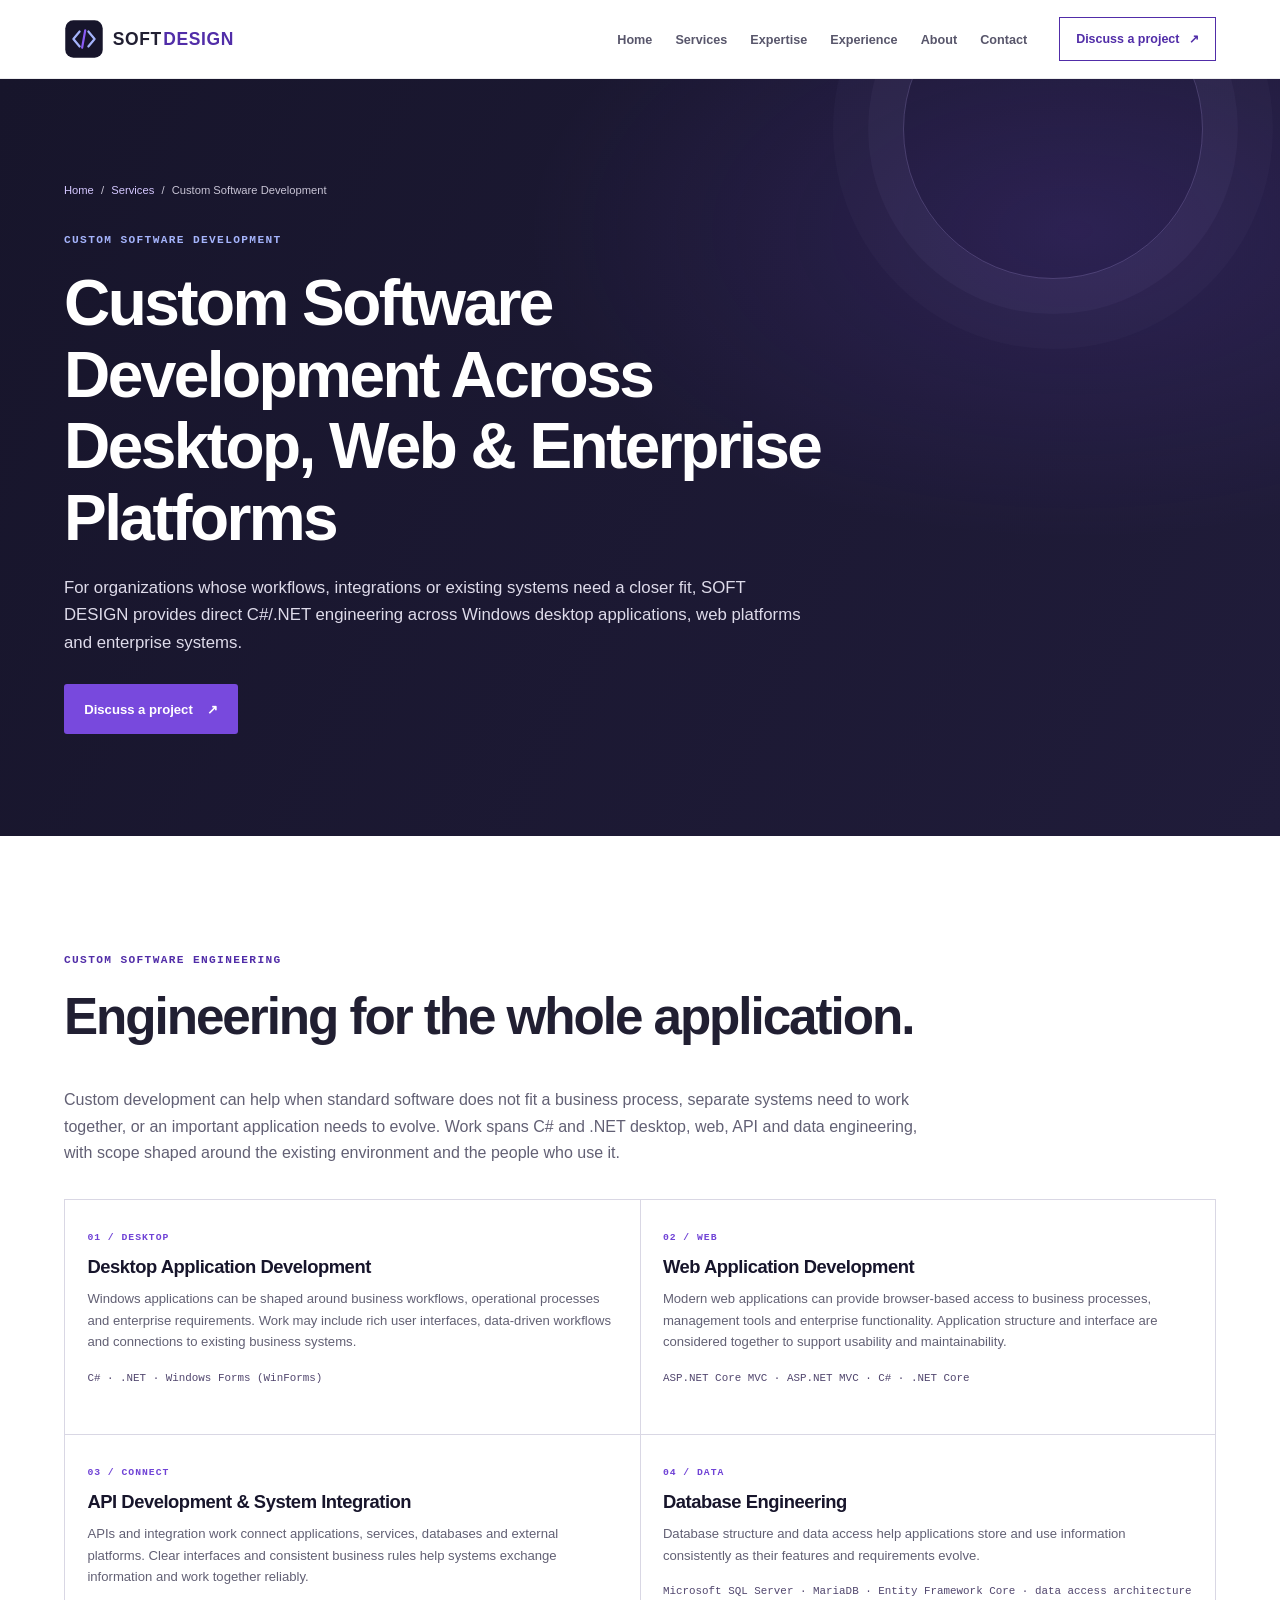
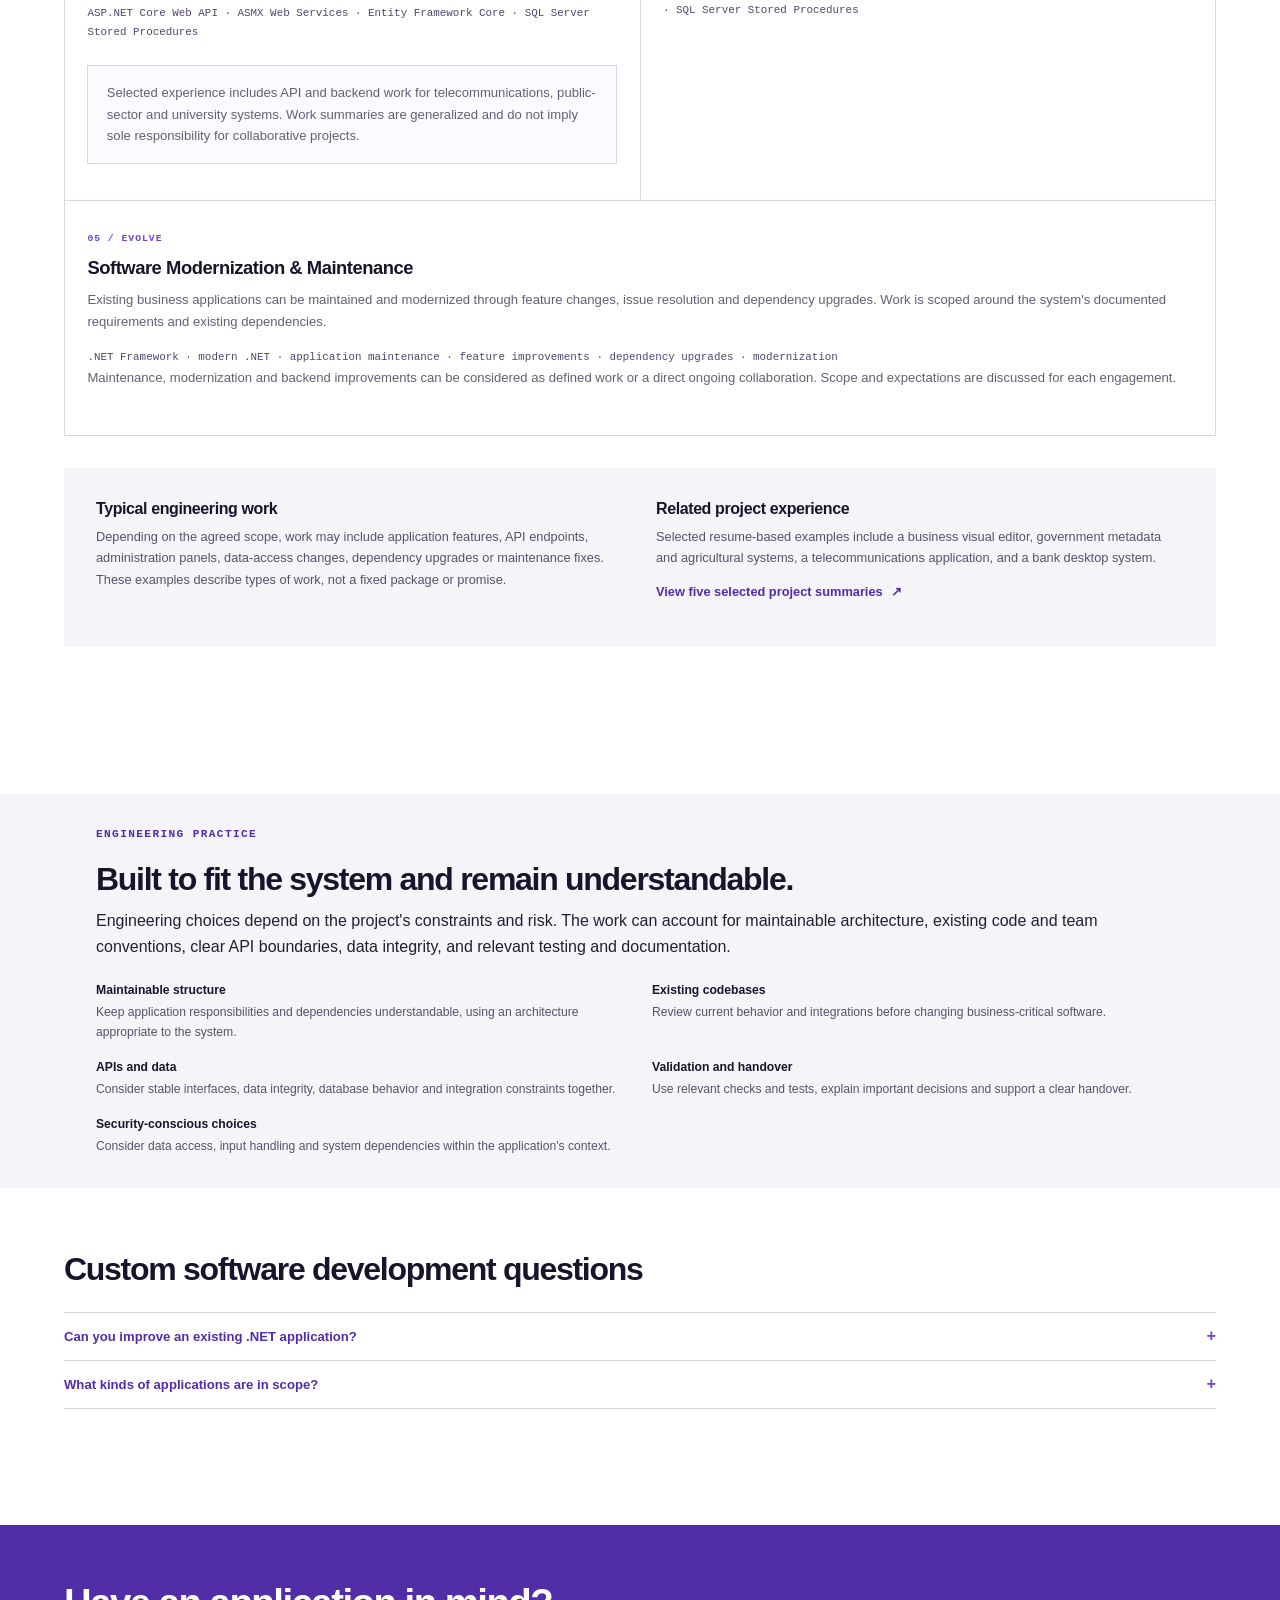
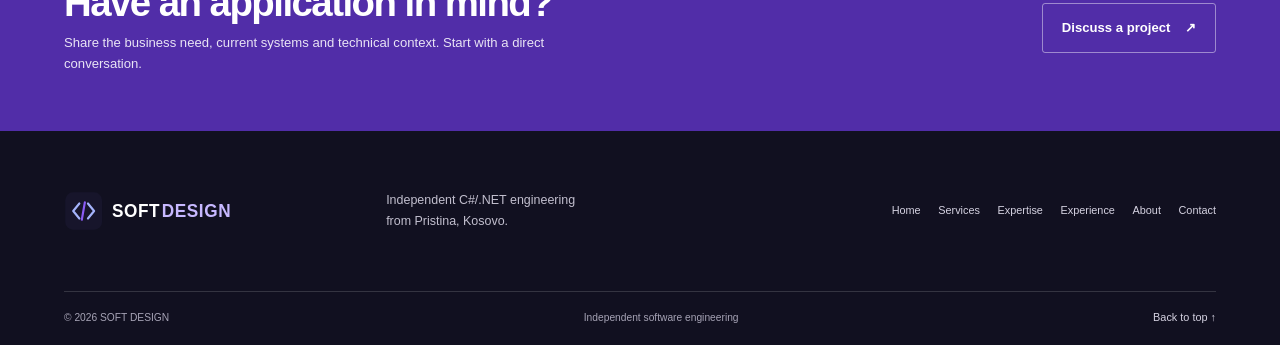
<file: services/custom-software-development/index.html>
<!doctype html>
<html lang="en">
<head>
<meta charset="utf-8">
<meta name="viewport" content="width=device-width, initial-scale=1">
<meta name="theme-color" content="#17152b">
<title>Custom Software Development in Kosovo | C#/.NET | SOFT DESIGN</title>
<meta name="description" content="Independent C#/.NET software development from Pristina, Kosovo for desktop and web applications, APIs, databases, maintenance and modernization.">
<link rel="canonical" href="https://www.softdesign-ks.com/services/custom-software-development/">
<link rel="icon" type="image/svg+xml" href="../../assets/logos/soft-design-symbol.svg">
<link rel="apple-touch-icon" href="../../assets/icons/soft-design-app-icon.png">
<meta property="og:type" content="website">
<meta property="og:site_name" content="SOFT DESIGN">
<meta property="og:title" content="Custom Software Development in Kosovo | C#/.NET | SOFT DESIGN">
<meta property="og:description" content="Independent C#/.NET software development from Pristina, Kosovo for desktop and web applications, APIs, databases, maintenance and modernization.">
<meta property="og:url" content="https://www.softdesign-ks.com/services/custom-software-development/">
<meta property="og:image" content="https://www.softdesign-ks.com/assets/icons/soft-design-social-avatar.png">
<meta name="twitter:card" content="summary">
<meta name="twitter:title" content="Custom Software Development in Kosovo | C#/.NET | SOFT DESIGN">
<meta name="twitter:description" content="Independent C#/.NET software development from Pristina, Kosovo for desktop and web applications, APIs, databases, maintenance and modernization.">
<meta name="twitter:image" content="https://www.softdesign-ks.com/assets/icons/soft-design-social-avatar.png">
<script type="application/ld+json">{"@context":"https://schema.org","@type":"WebPage","name":"Custom Software Development in Kosovo | C#/.NET | SOFT DESIGN","url":"https://www.softdesign-ks.com/services/custom-software-development/","isPartOf":{"@id":"https://www.softdesign-ks.com/#website"},"mainEntity":{"@type":"Service","name":"Custom Software Development","serviceType":"C#/.NET web, desktop, API and database application engineering","provider":{"@id":"https://www.softdesign-ks.com/#business"}},"inLanguage":"en"}</script>
<link rel="stylesheet" href="../../css/styles.css">
<link rel="stylesheet" href="../../css/responsive.css">
</head>
<body>
<a class="skip-link" href="#main">Skip to content</a>
<header class="site-header">
<div class="header-inner">
<a class="brand" href="../../index.html#top" aria-label="SOFT DESIGN home">
<img src="../../assets/logos/soft-design-logo-horizontal.svg" width="210" height="46" alt="SOFT DESIGN">
</a>
<button class="nav-toggle" type="button" aria-expanded="false" aria-controls="primary-navigation">
<span class="nav-toggle-label">Menu</span>
<span class="nav-toggle-icon" aria-hidden="true">
</span>
</button>
<nav class="primary-nav" id="primary-navigation" aria-label="Main navigation" data-collapsed="true">
<ul><li><a href="../../index.html#top">Home</a></li><li><a href="../../index.html#services">Services</a></li><li><a href="../../index.html#expertise">Expertise</a></li><li><a href="../../index.html#experience">Experience</a></li><li><a href="../../index.html#about">About</a></li><li><a href="../../index.html#contact">Contact</a></li></ul>
<a class="nav-contact" href="../../index.html#contact">Discuss a project <span aria-hidden="true">↗</span>
</a>
</nav>
</div>
</header>
<main id="main">
<section class="service-hero">
<div class="section-shell service-hero-inner">
<nav class="breadcrumb" aria-label="Breadcrumb">
<a href="../../index.html">Home</a>
<span aria-hidden="true">/</span>
<a href="../../index.html#services">Services</a>
<span aria-hidden="true">/</span>
<span aria-current="page">Custom Software Development</span>
</nav>
<p class="eyebrow eyebrow-light">Custom Software Development</p>
<h1>Custom Software Development Across Desktop, Web &amp; Enterprise Platforms</h1>
<p class="service-hero-copy">For organizations whose workflows, integrations or existing systems need a closer fit, SOFT DESIGN provides direct C#/.NET engineering across Windows desktop applications, web platforms and enterprise systems.</p>
<div class="hero-actions">
<a class="button button-violet" href="../../index.html#contact">Discuss a project <span aria-hidden="true">↗</span>
</a>
</div>
</div>
</section>
<section class="service-content" id="capabilities">
<div class="section-shell">
<p class="eyebrow">CUSTOM SOFTWARE ENGINEERING</p>
<h2>Engineering for the whole application.</h2>
<p class="service-intro">Custom development can help when standard software does not fit a business process, separate systems need to work together, or an important application needs to evolve. Work spans C# and .NET desktop, web, API and data engineering, with scope shaped around the existing environment and the people who use it.</p>
<div class="capability-sections">
<article class="capability-section" id="desktop">
<span class="card-index">01 / DESKTOP</span>
<h3>Desktop Application Development</h3>
<p>Windows applications can be shaped around business workflows, operational processes and enterprise requirements. Work may include rich user interfaces, data-driven workflows and connections to existing business systems.</p>
<p class="capability-tech">C# · .NET · Windows Forms (WinForms)</p>
</article>
<article class="capability-section" id="web">
<span class="card-index">02 / WEB</span>
<h3>Web Application Development</h3>
<p>Modern web applications can provide browser-based access to business processes, management tools and enterprise functionality. Application structure and interface are considered together to support usability and maintainability.</p>
<p class="capability-tech">ASP.NET Core MVC · ASP.NET MVC · C# · .NET Core</p>
</article>
<article class="capability-section" id="api">
<span class="card-index">03 / CONNECT</span>
<h3>API Development &amp; System Integration</h3>
<p>APIs and integration work connect applications, services, databases and external platforms. Clear interfaces and consistent business rules help systems exchange information and work together reliably.</p>
<p class="capability-tech">ASP.NET Core Web API · ASMX Web Services · Entity Framework Core · SQL Server Stored Procedures</p>
<p class="service-note">Selected experience includes API and backend work for telecommunications, public-sector and university systems. Work summaries are generalized and do not imply sole responsibility for collaborative projects.</p>
</article>
<article class="capability-section" id="database">
<span class="card-index">04 / DATA</span>
<h3>Database Engineering</h3>
<p>Database structure and data access help applications store and use information consistently as their features and requirements evolve.</p>
<p class="capability-tech">Microsoft SQL Server · MariaDB · Entity Framework Core · data access architecture · SQL Server Stored Procedures</p>
</article>
<article class="capability-section" id="modernization">
<span class="card-index">05 / EVOLVE</span>
<h3>Software Modernization &amp; Maintenance</h3>
<p>Existing business applications can be maintained and modernized through feature changes, issue resolution and dependency upgrades. Work is scoped around the system's documented requirements and existing dependencies.</p>
<p class="capability-tech">.NET Framework · modern .NET · application maintenance · feature improvements · dependency upgrades · modernization</p>
<p>Maintenance, modernization and backend improvements can be considered as defined work or a direct ongoing collaboration. Scope and expectations are discussed for each engagement.</p>
</article>
</div>
<section class="service-followup" aria-labelledby="custom-deliverables-title">
<div class="service-followup-grid">
<div><h3 id="custom-deliverables-title">Typical engineering work</h3><p>Depending on the agreed scope, work may include application features, API endpoints, administration panels, data-access changes, dependency upgrades or maintenance fixes. These examples describe types of work, not a fixed package or promise.</p></div>
<div><h3>Related project experience</h3><p>Selected resume-based examples include a business visual editor, government metadata and agricultural systems, a telecommunications application, and a bank desktop system.</p><p><a class="text-link" href="../../portfolio/index.html">View five selected project summaries <span aria-hidden="true">↗</span></a></p></div>
</div>
</section>
</div>
</section>
<section class="service-content engineering-quality" aria-labelledby="engineering-quality-title">
<div class="section-shell">
<p class="eyebrow">ENGINEERING PRACTICE</p>
<h2 id="engineering-quality-title">Built to fit the system and remain understandable.</h2>
<p>Engineering choices depend on the project's constraints and risk. The work can account for maintainable architecture, existing code and team conventions, clear API boundaries, data integrity, and relevant testing and documentation.</p>
<ul class="engineering-practices">
<li><strong>Maintainable structure</strong>Keep application responsibilities and dependencies understandable, using an architecture appropriate to the system.</li>
<li><strong>Existing codebases</strong>Review current behavior and integrations before changing business-critical software.</li>
<li><strong>APIs and data</strong>Consider stable interfaces, data integrity, database behavior and integration constraints together.</li>
<li><strong>Validation and handover</strong>Use relevant checks and tests, explain important decisions and support a clear handover.</li>
<li><strong>Security-conscious choices</strong>Consider data access, input handling and system dependencies within the application's context.</li>
</ul>
</div>
</section>
<section class="service-content service-faq-wrap" aria-labelledby="custom-faq-title"><div class="section-shell"><h2 id="custom-faq-title">Custom software development questions</h2><div class="service-faq"><details><summary>Can you improve an existing .NET application?</summary><p>Yes. The resume describes maintenance, feature changes, issue resolution and dependency upgrades across existing applications. Specific scope is discussed after understanding the current system.</p></details><details><summary>What kinds of applications are in scope?</summary><p>Documented experience includes C#/.NET desktop and web applications, ASP.NET Core Web APIs, databases and enterprise systems. The approach and technologies depend on the requirements.</p></details></div></div></section>
<section class="service-cta">
<div class="section-shell service-cta-inner">
<div>
<h2>Have an application in mind?</h2>
<p>Share the business need, current systems and technical context. Start with a direct conversation.</p>
</div>
<a class="button button-outline-light" href="../../index.html#contact">Discuss a project <span aria-hidden="true">↗</span>
</a>
</div>
</section>
</main>
<footer class="site-footer">
<div class="section-shell footer-main">
<a class="footer-brand" href="../../index.html#top">
<img src="../../assets/logos/soft-design-logo-horizontal-light.svg" width="210" height="46" alt="SOFT DESIGN home">
</a>
<p>Independent C#/.NET engineering<br>from Pristina, Kosovo.</p>
<nav aria-label="Footer navigation"><a href="../../index.html#top">Home</a><a href="../../index.html#services">Services</a><a href="../../index.html#expertise">Expertise</a><a href="../../index.html#experience">Experience</a><a href="../../index.html#about">About</a><a href="../../index.html#contact">Contact</a></nav>
</div>
<div class="section-shell footer-bottom">
<span>© <span id="copyright-year">2026</span> SOFT DESIGN</span>
<span>Independent software engineering</span>
<a href="#main">Back to top ↑</a>
</div>
</footer>
<script src="../../js/main.js" defer>
</script>
</body>
</html>
</file>
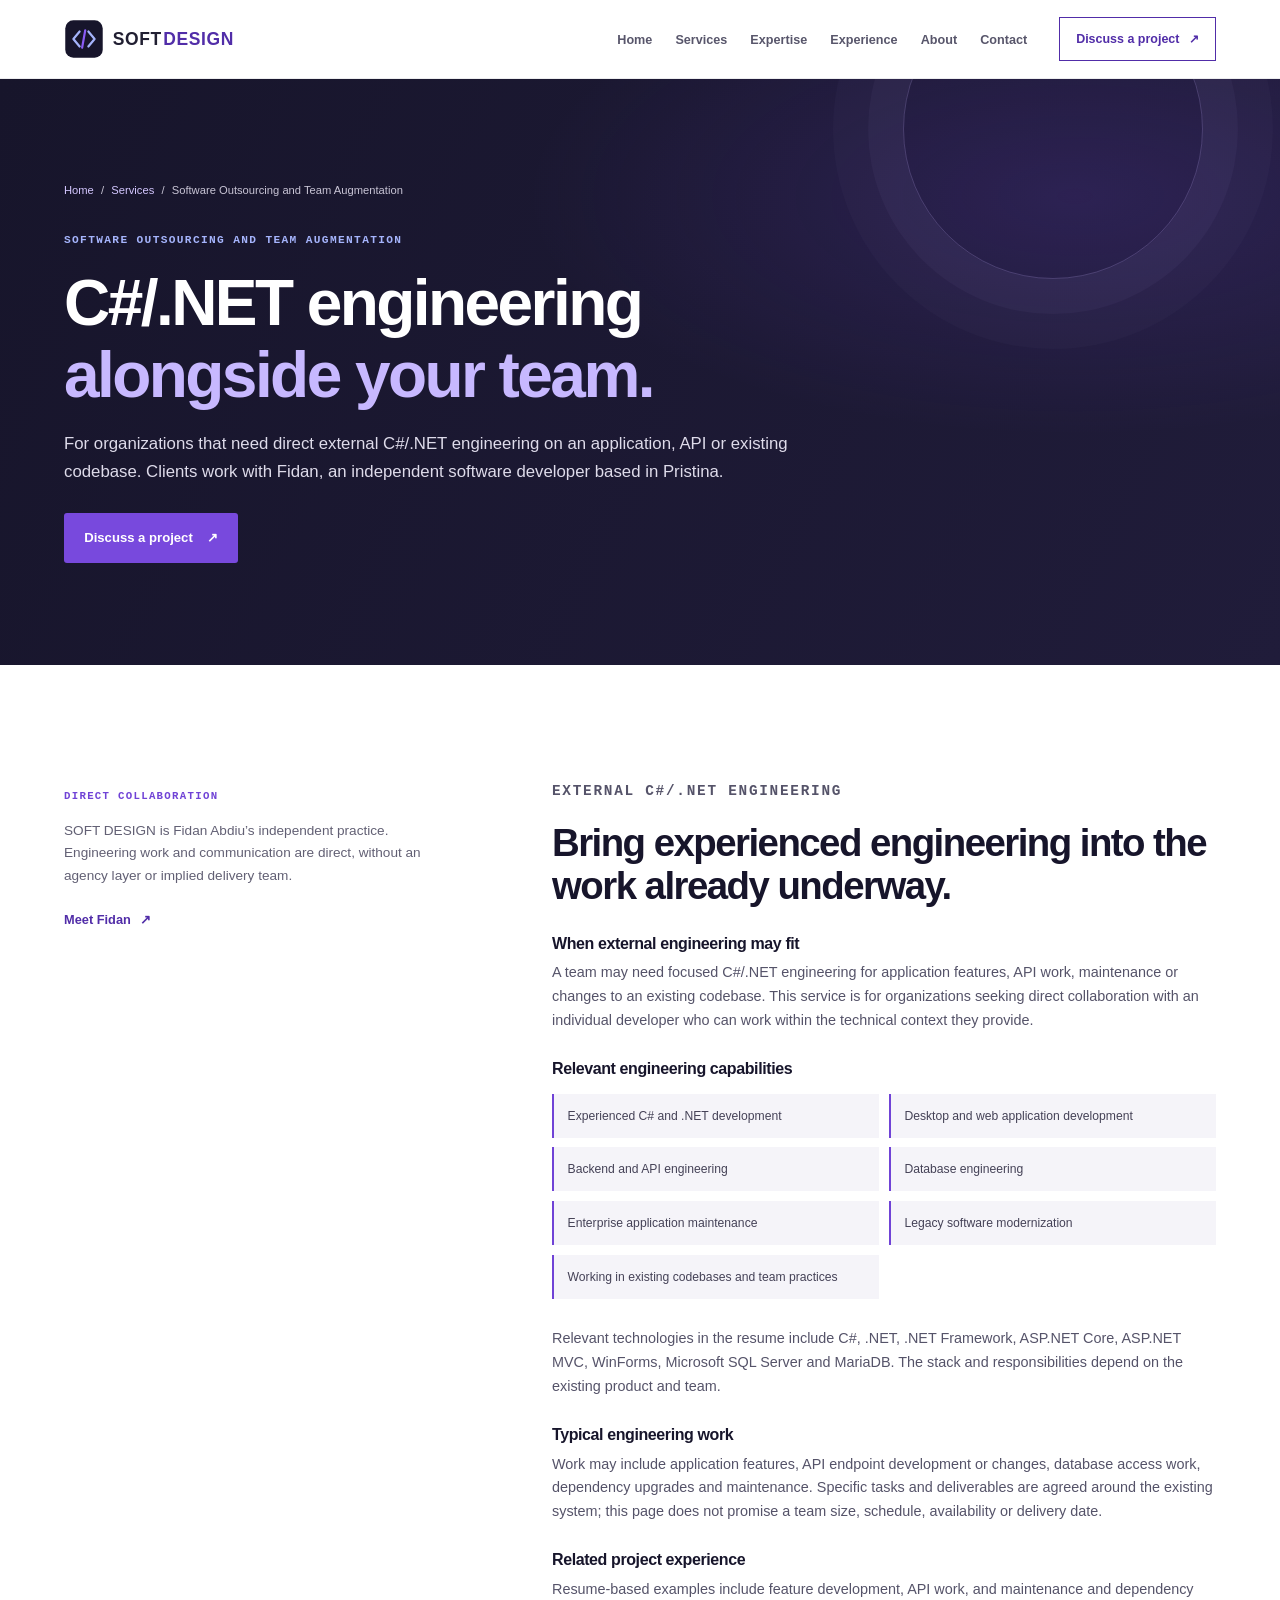
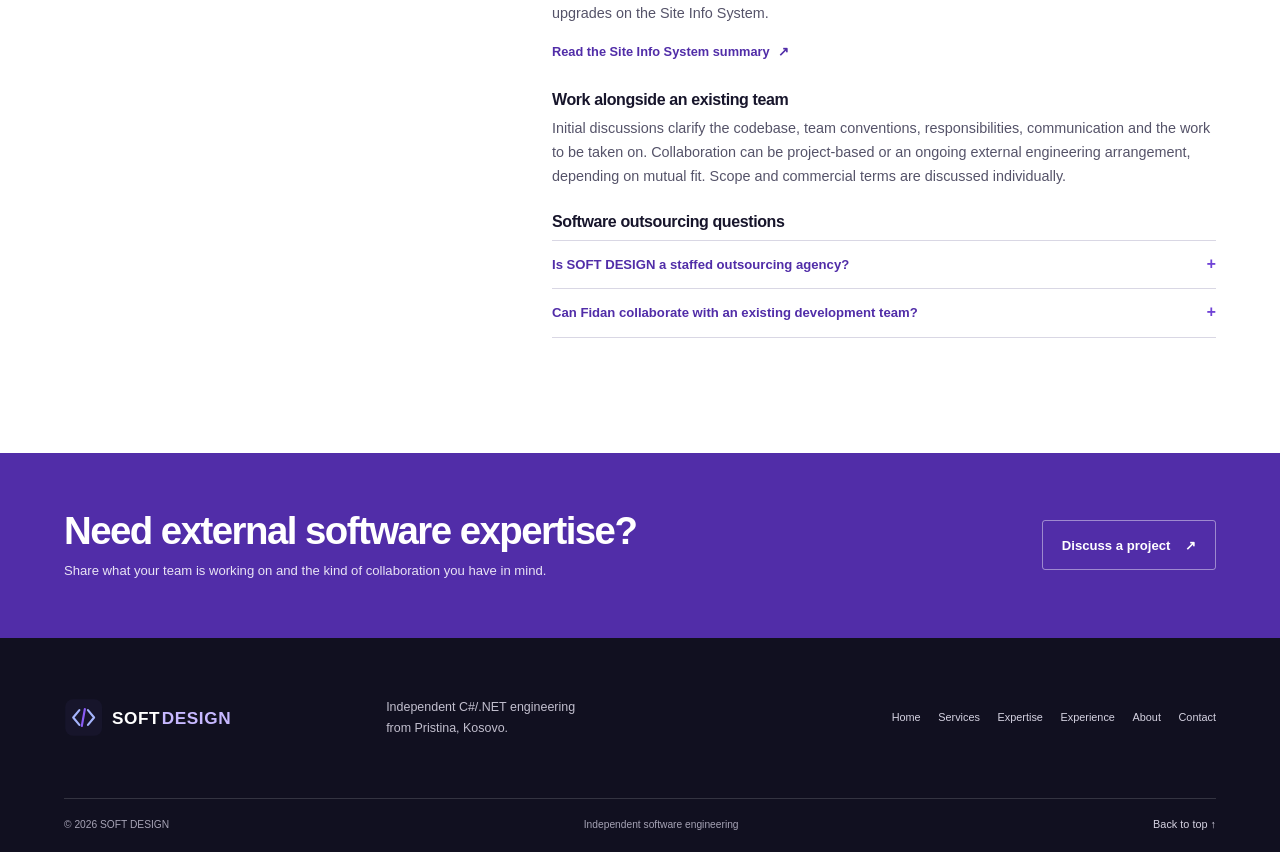
<file: services/outsourcing/index.html>
<!doctype html>
<html lang="en">
<head>
<meta charset="utf-8">
<meta name="viewport" content="width=device-width, initial-scale=1">
<meta name="robots" content="noindex,follow">
<meta http-equiv="refresh" content="0;url=../software-outsourcing/index.html">
<link rel="canonical" href="https://www.softdesign-ks.com/services/software-outsourcing/">
<title>Page moved | SOFT DESIGN</title>

</head>
<body><main><h1>This service page has moved</h1><p>Continue to <a href="../software-outsourcing/index.html">Software Outsourcing and Team Augmentation</a>.</p></main></body>
</html>
</file>
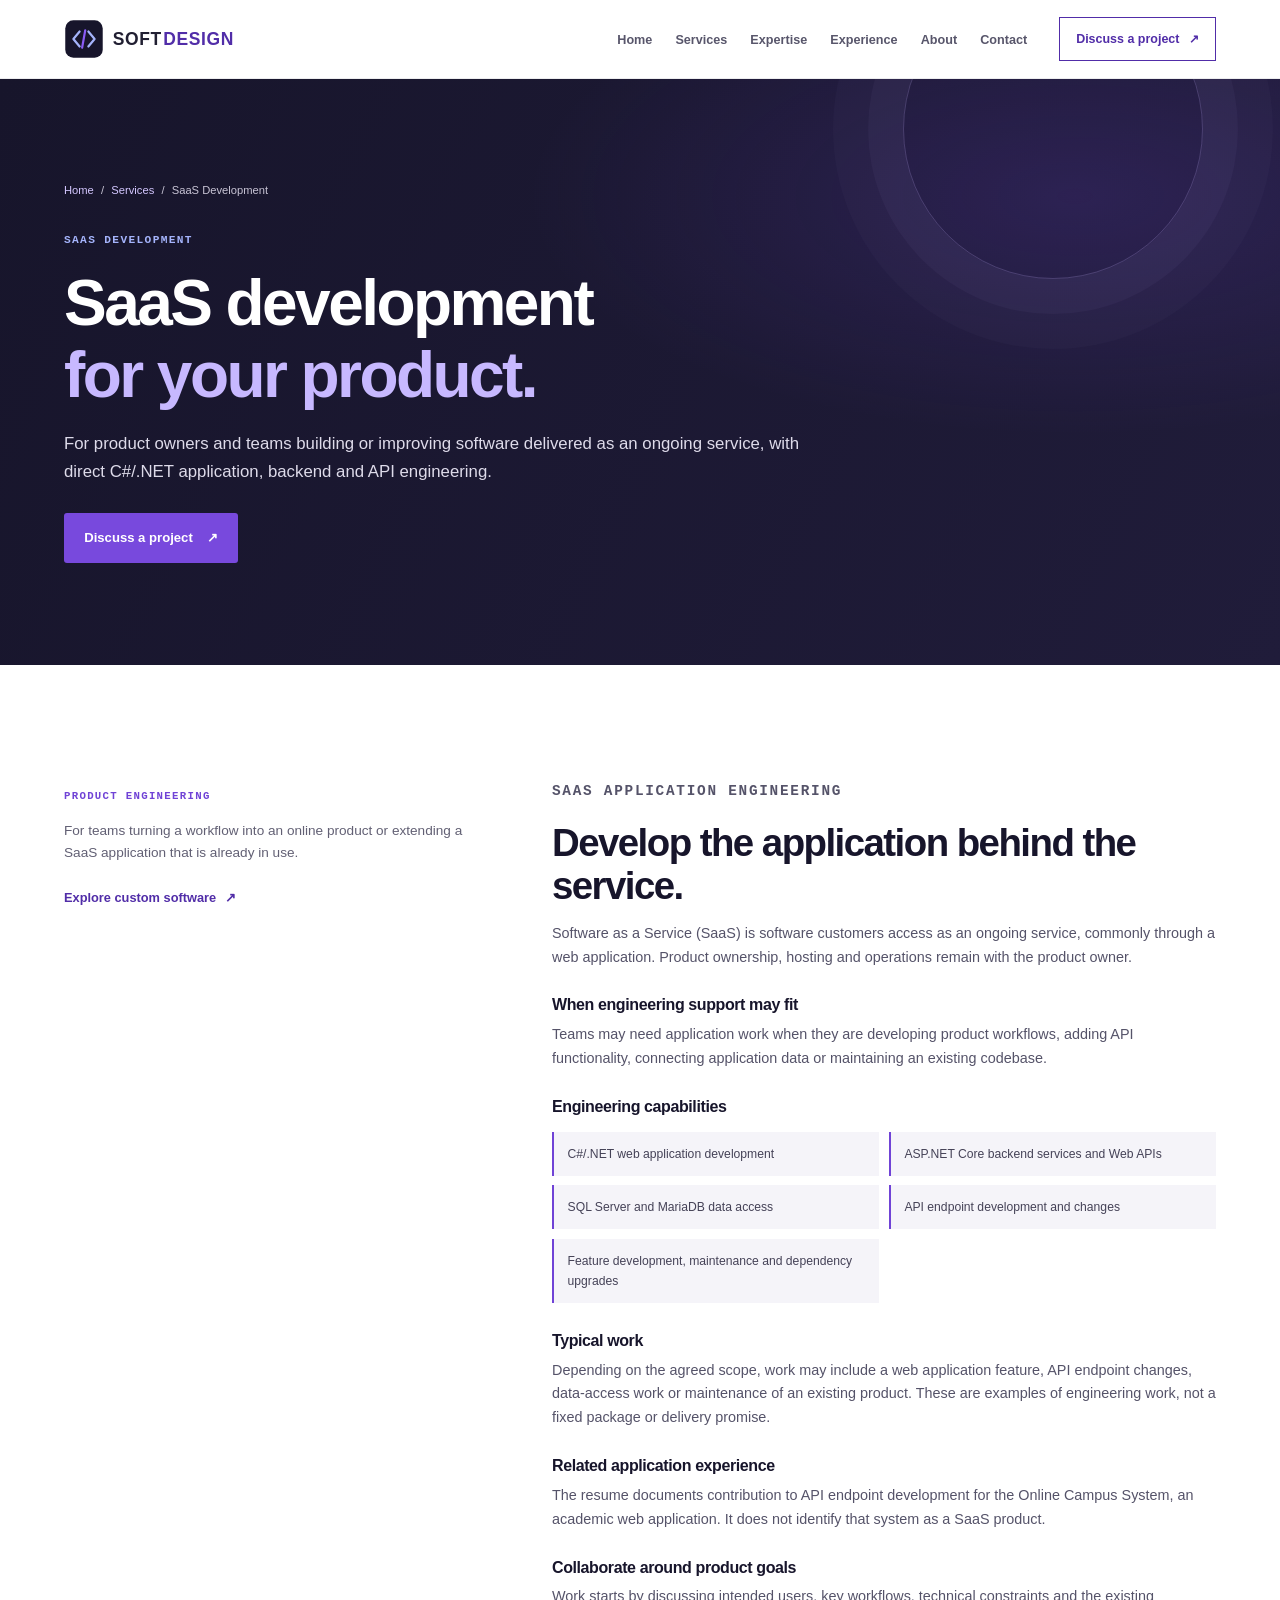
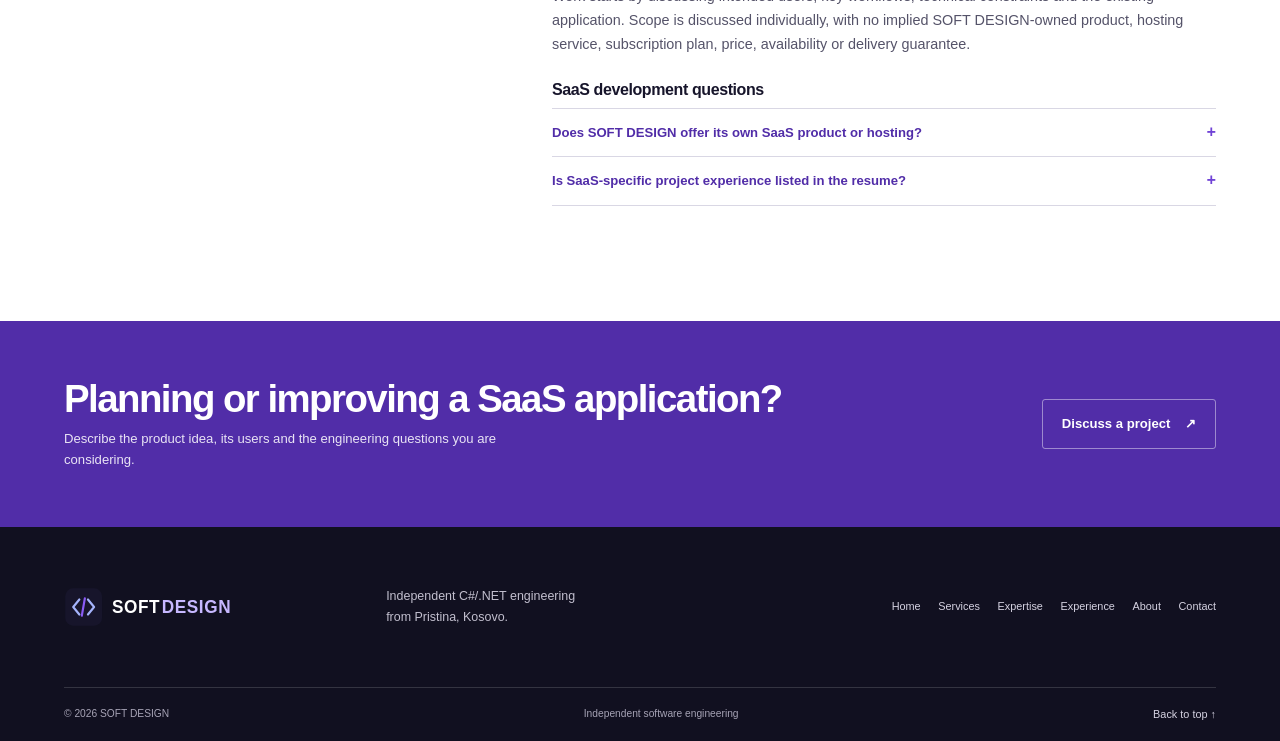
<file: services/saas-development/index.html>
<!doctype html>
<html lang="en">
<head>
<meta charset="utf-8">
<meta name="viewport" content="width=device-width, initial-scale=1">
<meta name="theme-color" content="#17152b">
<title>SaaS Development Services | C#/.NET Product Engineering | SOFT DESIGN</title>
<meta name="description" content="C#/.NET application engineering for teams building or improving SaaS products, with web applications, APIs, data access and maintenance.">
<link rel="canonical" href="https://www.softdesign-ks.com/services/saas-development/">
<link rel="icon" type="image/svg+xml" href="../../assets/logos/soft-design-symbol.svg">
<link rel="apple-touch-icon" href="../../assets/icons/soft-design-app-icon.png">
<meta property="og:type" content="website">
<meta property="og:site_name" content="SOFT DESIGN">
<meta property="og:title" content="SaaS Development Services | C#/.NET Product Engineering | SOFT DESIGN">
<meta property="og:description" content="C#/.NET application engineering for teams building or improving SaaS products, with web applications, APIs, data access and maintenance.">
<meta property="og:url" content="https://www.softdesign-ks.com/services/saas-development/">
<meta property="og:image" content="https://www.softdesign-ks.com/assets/icons/soft-design-social-avatar.png">
<meta name="twitter:card" content="summary">
<meta name="twitter:title" content="SaaS Development Services | C#/.NET Product Engineering | SOFT DESIGN">
<meta name="twitter:description" content="C#/.NET application engineering for teams building or improving SaaS products, with web applications, APIs, data access and maintenance.">
<meta name="twitter:image" content="https://www.softdesign-ks.com/assets/icons/soft-design-social-avatar.png">
<script type="application/ld+json">{"@context":"https://schema.org","@type":"WebPage","name":"SaaS Development Services | C#/.NET Product Engineering | SOFT DESIGN","url":"https://www.softdesign-ks.com/services/saas-development/","isPartOf":{"@id":"https://www.softdesign-ks.com/#website"},"mainEntity":{"@type":"Service","name":"SaaS Development","serviceType":"C#/.NET application engineering for SaaS products","provider":{"@id":"https://www.softdesign-ks.com/#business"}},"inLanguage":"en"}</script>
<link rel="stylesheet" href="../../css/styles.css">
<link rel="stylesheet" href="../../css/responsive.css">
</head>
<body>
<a class="skip-link" href="#main">Skip to content</a>
<header class="site-header">
<div class="header-inner">
<a class="brand" href="../../index.html#top" aria-label="SOFT DESIGN home">
<img src="../../assets/logos/soft-design-logo-horizontal.svg" width="210" height="46" alt="SOFT DESIGN">
</a>
<button class="nav-toggle" type="button" aria-expanded="false" aria-controls="primary-navigation">
<span class="nav-toggle-label">Menu</span>
<span class="nav-toggle-icon" aria-hidden="true">
</span>
</button>
<nav class="primary-nav" id="primary-navigation" aria-label="Main navigation" data-collapsed="true">
<ul><li><a href="../../index.html#top">Home</a></li><li><a href="../../index.html#services">Services</a></li><li><a href="../../index.html#expertise">Expertise</a></li><li><a href="../../index.html#experience">Experience</a></li><li><a href="../../index.html#about">About</a></li><li><a href="../../index.html#contact">Contact</a></li></ul>
<a class="nav-contact" href="../../index.html#contact">Discuss a project <span aria-hidden="true">↗</span>
</a>
</nav>
</div>
</header>
<main id="main">
<section class="service-hero">
<div class="section-shell service-hero-inner">
<nav class="breadcrumb" aria-label="Breadcrumb">
<a href="../../index.html">Home</a>
<span aria-hidden="true">/</span>
<a href="../../index.html#services">Services</a>
<span aria-hidden="true">/</span>
<span aria-current="page">SaaS Development</span>
</nav>
<p class="eyebrow eyebrow-light">SaaS Development</p>
<h1>SaaS development<br>
<em>for your product.</em>
</h1>
<p class="service-hero-copy">For product owners and teams building or improving software delivered as an ongoing service, with direct C#/.NET application, backend and API engineering.</p>
<div class="hero-actions">
<a class="button button-violet" href="../../index.html#contact">Discuss a project <span aria-hidden="true">↗</span>
</a>
</div>
</div>
</section>
<section class="service-content">
<div class="section-shell service-content-grid">
<aside class="service-content-aside">
<span class="mono-label">PRODUCT ENGINEERING</span>
<p>For teams turning a workflow into an online product or extending a SaaS application that is already in use.</p>
<a class="text-link" href="../custom-software-development/index.html">Explore custom software <span aria-hidden="true">↗</span>
</a>
</aside>
<div class="service-content-main">
<p class="eyebrow">SAAS APPLICATION ENGINEERING</p>
<h2>Develop the application behind the service.</h2>
<p>Software as a Service (SaaS) is software customers access as an ongoing service, commonly through a web application. Product ownership, hosting and operations remain with the product owner.</p>
<h3>When engineering support may fit</h3>
<p>Teams may need application work when they are developing product workflows, adding API functionality, connecting application data or maintaining an existing codebase.</p>
<h3>Engineering capabilities</h3>
<ul class="service-bullets">
<li>C#/.NET web application development</li>
<li>ASP.NET Core backend services and Web APIs</li>
<li>SQL Server and MariaDB data access</li>
<li>API endpoint development and changes</li>
<li>Feature development, maintenance and dependency upgrades</li>
</ul>
<h3>Typical work</h3>
<p>Depending on the agreed scope, work may include a web application feature, API endpoint changes, data-access work or maintenance of an existing product. These are examples of engineering work, not a fixed package or delivery promise.</p>
<h3>Related application experience</h3>
<p>The resume documents contribution to API endpoint development for the Online Campus System, an academic web application. It does not identify that system as a SaaS product.</p>
<h3>Collaborate around product goals</h3>
<p>Work starts by discussing intended users, key workflows, technical constraints and the existing application. Scope is discussed individually, with no implied SOFT DESIGN-owned product, hosting service, subscription plan, price, availability or delivery guarantee.</p>
<section class="service-faq" aria-labelledby="saas-faq-title"><h3 id="saas-faq-title">SaaS development questions</h3><details><summary>Does SOFT DESIGN offer its own SaaS product or hosting?</summary><p>No. SOFT DESIGN provides independent software engineering; product ownership and hosting remain with the product owner.</p></details><details><summary>Is SaaS-specific project experience listed in the resume?</summary><p>The resume describes web application and API work, including the Online Campus System. It does not identify a named SaaS product, so this page does not claim prior SaaS product delivery.</p></details></section>
</div>
</div>
</section>
<section class="service-cta">
<div class="section-shell service-cta-inner">
<div>
<h2>Planning or improving a SaaS application?</h2>
<p>Describe the product idea, its users and the engineering questions you are considering.</p>
</div>
<a class="button button-outline-light" href="../../index.html#contact">Discuss a project <span aria-hidden="true">↗</span>
</a>
</div>
</section>
</main>
<footer class="site-footer">
<div class="section-shell footer-main">
<a class="footer-brand" href="../../index.html#top">
<img src="../../assets/logos/soft-design-logo-horizontal-light.svg" width="210" height="46" alt="SOFT DESIGN home">
</a>
<p>Independent C#/.NET engineering<br>from Pristina, Kosovo.</p>
<nav aria-label="Footer navigation"><a href="../../index.html#top">Home</a><a href="../../index.html#services">Services</a><a href="../../index.html#expertise">Expertise</a><a href="../../index.html#experience">Experience</a><a href="../../index.html#about">About</a><a href="../../index.html#contact">Contact</a></nav>
</div>
<div class="section-shell footer-bottom">
<span>© <span id="copyright-year">2026</span> SOFT DESIGN</span>
<span>Independent software engineering</span>
<a href="#main">Back to top ↑</a>
</div>
</footer>
<script src="../../js/main.js" defer>
</script>
</body>
</html>
</file>
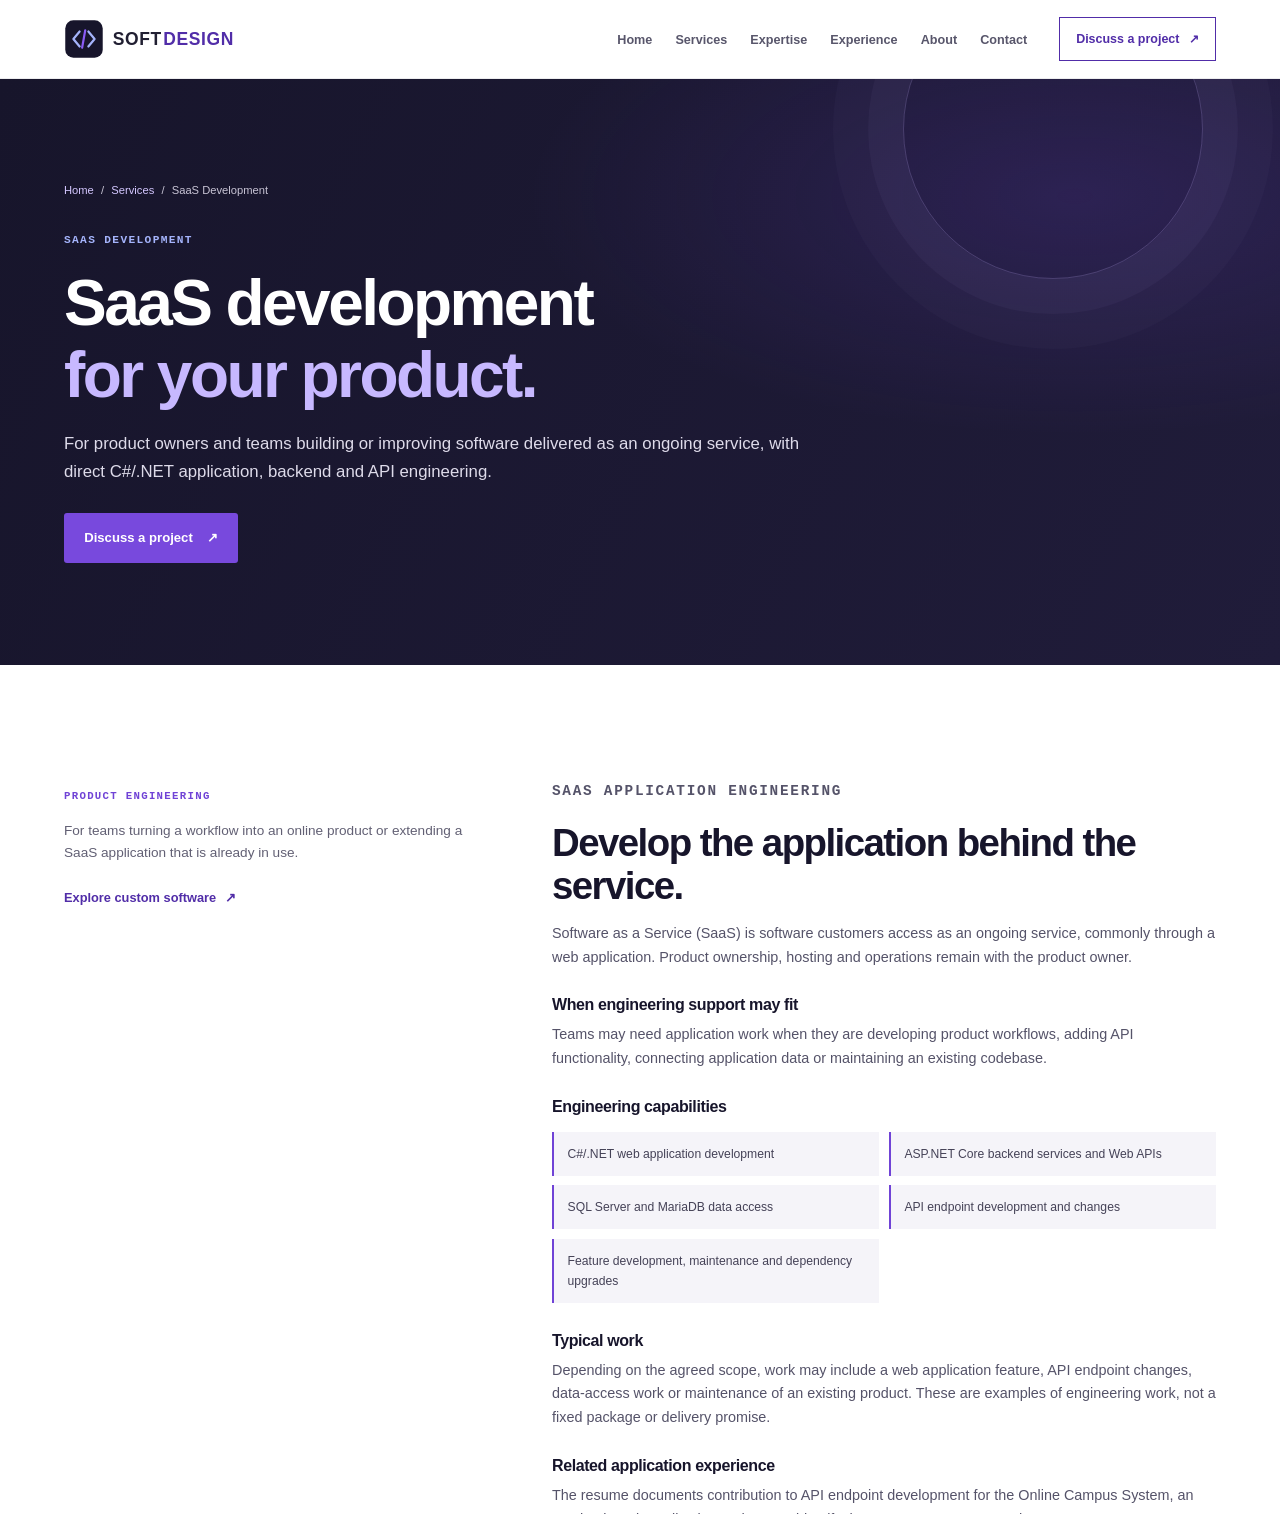
<file: services/software-as-a-service/index.html>
<!doctype html>
<html lang="en">
<head>
<meta charset="utf-8">
<meta name="viewport" content="width=device-width, initial-scale=1">
<meta name="robots" content="noindex,follow">
<meta http-equiv="refresh" content="0;url=../saas-development/index.html">
<link rel="canonical" href="https://www.softdesign-ks.com/services/saas-development/">
<title>Page moved | SOFT DESIGN</title>

</head>
<body><main><h1>This service page has moved</h1><p>Continue to <a href="../saas-development/index.html">SaaS Development</a>.</p></main></body>
</html>
</file>
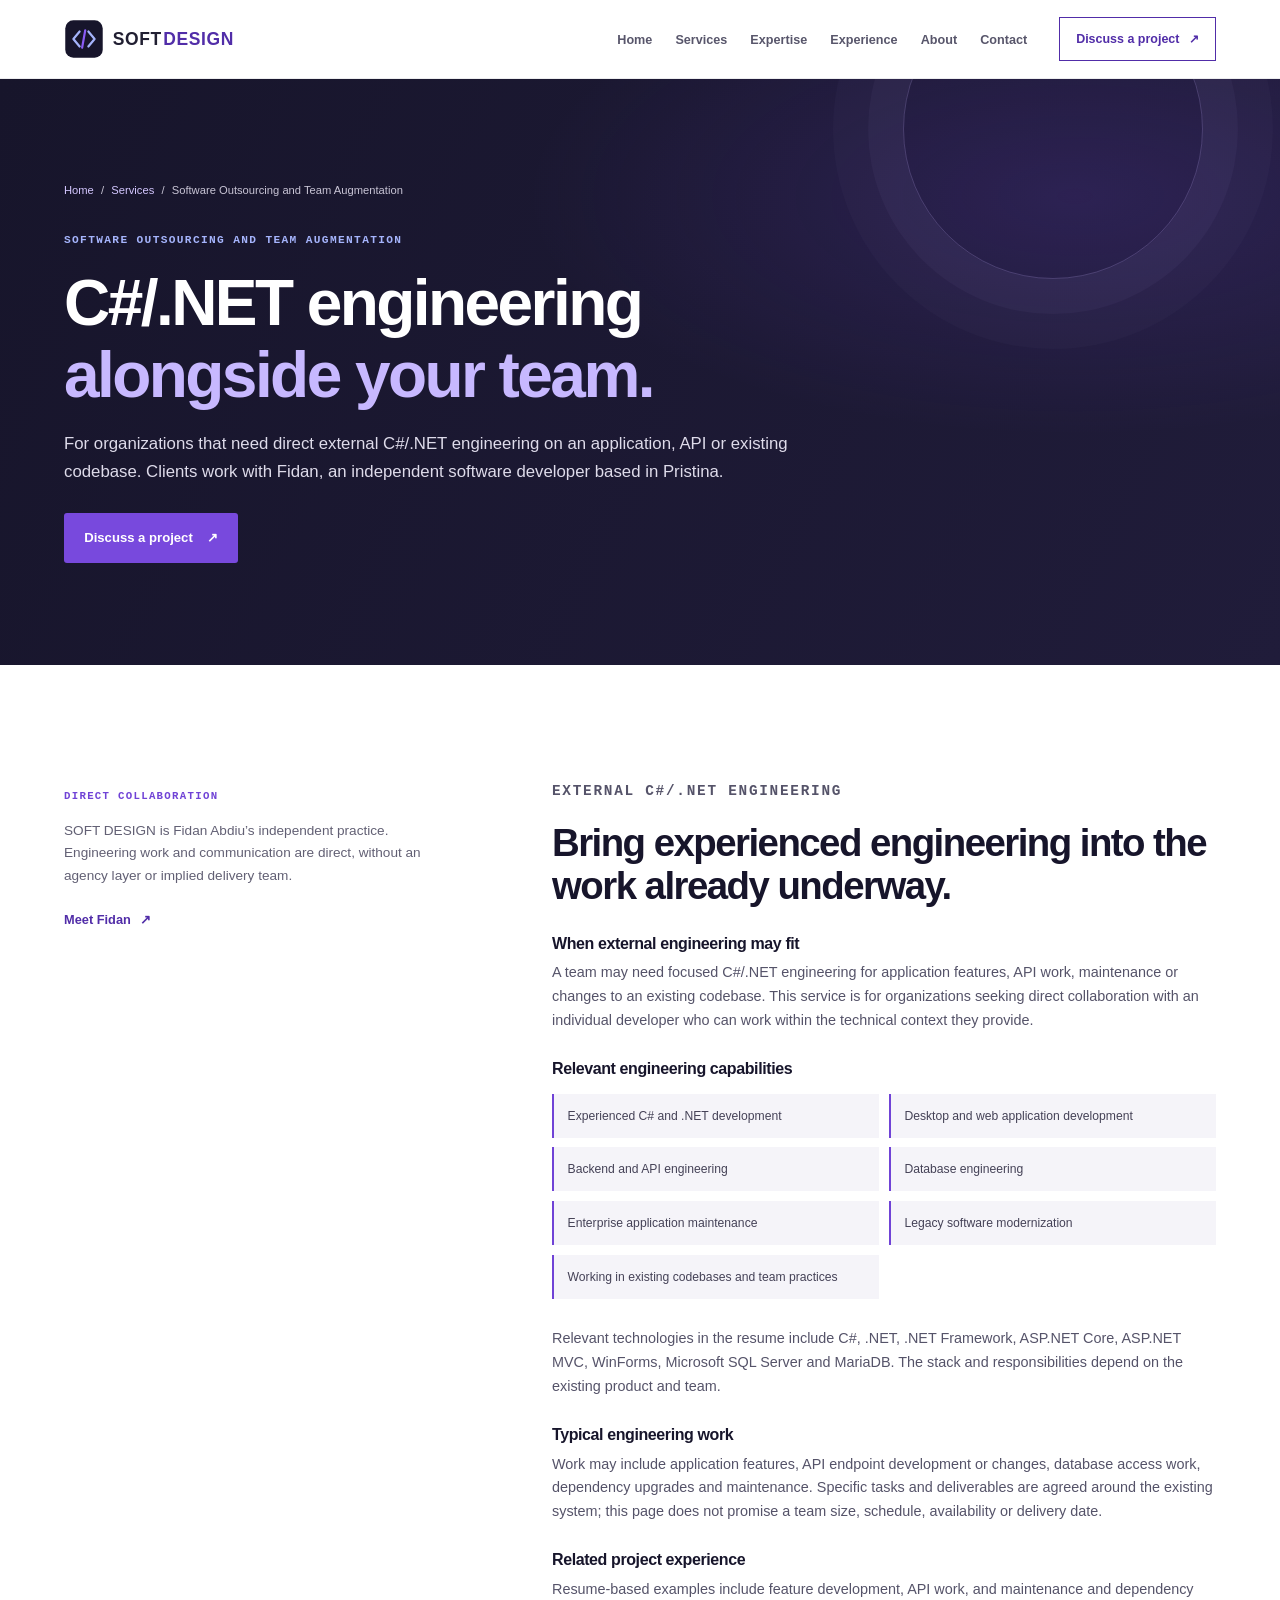
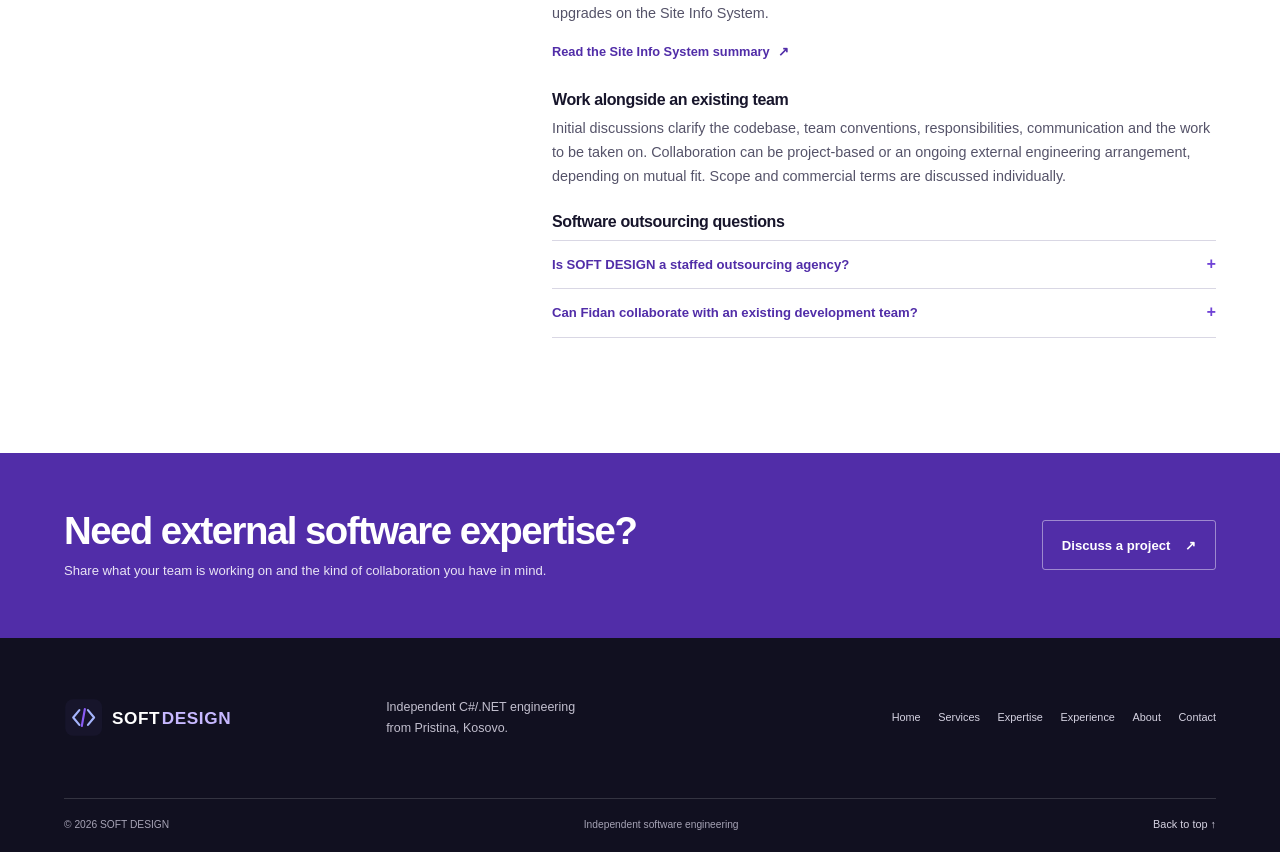
<file: services/software-outsourcing/index.html>
<!doctype html>
<html lang="en">
<head>
<meta charset="utf-8">
<meta name="viewport" content="width=device-width, initial-scale=1">
<meta name="theme-color" content="#17152b">
<title>Software Outsourcing and Team Augmentation | SOFT DESIGN</title>
<meta name="description" content="Direct C#/.NET external engineering collaboration from Pristina, Kosovo for teams working on applications, APIs, databases, feature development and maintenance.">
<link rel="canonical" href="https://www.softdesign-ks.com/services/software-outsourcing/">
<link rel="icon" type="image/svg+xml" href="../../assets/logos/soft-design-symbol.svg">
<link rel="apple-touch-icon" href="../../assets/icons/soft-design-app-icon.png">
<meta property="og:type" content="website">
<meta property="og:site_name" content="SOFT DESIGN">
<meta property="og:title" content="Software Outsourcing and Team Augmentation | SOFT DESIGN">
<meta property="og:description" content="Direct C#/.NET external engineering collaboration from Pristina, Kosovo for teams working on applications, APIs, databases, feature development and maintenance.">
<meta property="og:url" content="https://www.softdesign-ks.com/services/software-outsourcing/">
<meta property="og:image" content="https://www.softdesign-ks.com/assets/icons/soft-design-social-avatar.png">
<meta name="twitter:card" content="summary">
<meta name="twitter:title" content="Software Outsourcing and Team Augmentation | SOFT DESIGN">
<meta name="twitter:description" content="Direct C#/.NET external engineering collaboration from Pristina, Kosovo for teams working on applications, APIs, databases, feature development and maintenance.">
<meta name="twitter:image" content="https://www.softdesign-ks.com/assets/icons/soft-design-social-avatar.png">
<script type="application/ld+json">{"@context":"https://schema.org","@type":"WebPage","name":"Software Outsourcing and Team Augmentation | SOFT DESIGN","url":"https://www.softdesign-ks.com/services/software-outsourcing/","isPartOf":{"@id":"https://www.softdesign-ks.com/#website"},"mainEntity":{"@type":"Service","name":"Software Outsourcing and Team Augmentation","serviceType":"Direct external C#/.NET software engineering collaboration","provider":{"@id":"https://www.softdesign-ks.com/#business"}},"inLanguage":"en"}</script>
<link rel="stylesheet" href="../../css/styles.css">
<link rel="stylesheet" href="../../css/responsive.css">
</head>
<body>
<a class="skip-link" href="#main">Skip to content</a>
<header class="site-header">
<div class="header-inner">
<a class="brand" href="../../index.html#top" aria-label="SOFT DESIGN home">
<img src="../../assets/logos/soft-design-logo-horizontal.svg" width="210" height="46" alt="SOFT DESIGN">
</a>
<button class="nav-toggle" type="button" aria-expanded="false" aria-controls="primary-navigation">
<span class="nav-toggle-label">Menu</span>
<span class="nav-toggle-icon" aria-hidden="true">
</span>
</button>
<nav class="primary-nav" id="primary-navigation" aria-label="Main navigation" data-collapsed="true">
<ul><li><a href="../../index.html#top">Home</a></li><li><a href="../../index.html#services">Services</a></li><li><a href="../../index.html#expertise">Expertise</a></li><li><a href="../../index.html#experience">Experience</a></li><li><a href="../../index.html#about">About</a></li><li><a href="../../index.html#contact">Contact</a></li></ul>
<a class="nav-contact" href="../../index.html#contact">Discuss a project <span aria-hidden="true">↗</span>
</a>
</nav>
</div>
</header>
<main id="main">
<section class="service-hero">
<div class="section-shell service-hero-inner">
<nav class="breadcrumb" aria-label="Breadcrumb">
<a href="../../index.html">Home</a>
<span aria-hidden="true">/</span>
<a href="../../index.html#services">Services</a>
<span aria-hidden="true">/</span>
<span aria-current="page">Software Outsourcing and Team Augmentation</span>
</nav>
<p class="eyebrow eyebrow-light">Software Outsourcing and Team Augmentation</p>
<h1>C#/.NET engineering<br>
<em>alongside your team.</em>
</h1>
<p class="service-hero-copy">For organizations that need direct external C#/.NET engineering on an application, API or existing codebase. Clients work with Fidan, an independent software developer based in Pristina.</p>
<div class="hero-actions">
<a class="button button-violet" href="../../index.html#contact">Discuss a project <span aria-hidden="true">↗</span>
</a>
</div>
</div>
</section>
<section class="service-content">
<div class="section-shell service-content-grid">
<aside class="service-content-aside">
<span class="mono-label">DIRECT COLLABORATION</span>
<p>SOFT DESIGN is Fidan Abdiu’s independent practice. Engineering work and communication are direct, without an agency layer or implied delivery team.</p>
<a class="text-link" href="../../index.html#about">Meet Fidan <span aria-hidden="true">↗</span>
</a>
</aside>
<div class="service-content-main">
<p class="eyebrow">EXTERNAL C#/.NET ENGINEERING</p>
<h2>Bring experienced engineering into the work already underway.</h2>
<h3>When external engineering may fit</h3>
<p>A team may need focused C#/.NET engineering for application features, API work, maintenance or changes to an existing codebase. This service is for organizations seeking direct collaboration with an individual developer who can work within the technical context they provide.</p>
<h3>Relevant engineering capabilities</h3>
<ul class="service-bullets">
<li>Experienced C# and .NET development</li>
<li>Desktop and web application development</li>
<li>Backend and API engineering</li>
<li>Database engineering</li>
<li>Enterprise application maintenance</li>
<li>Legacy software modernization</li>
<li>Working in existing codebases and team practices</li>
</ul>
<p>Relevant technologies in the resume include C#, .NET, .NET Framework, ASP.NET Core, ASP.NET MVC, WinForms, Microsoft SQL Server and MariaDB. The stack and responsibilities depend on the existing product and team.</p>
<h3>Typical engineering work</h3>
<p>Work may include application features, API endpoint development or changes, database access work, dependency upgrades and maintenance. Specific tasks and deliverables are agreed around the existing system; this page does not promise a team size, schedule, availability or delivery date.</p>
<h3>Related project experience</h3>
<p>Resume-based examples include feature development, API work, and maintenance and dependency upgrades on the Site Info System.</p>
<p><a class="text-link" href="../../portfolio/index.html#site-info-system">Read the Site Info System summary <span aria-hidden="true">↗</span></a></p>
<h3>Work alongside an existing team</h3>
<p>Initial discussions clarify the codebase, team conventions, responsibilities, communication and the work to be taken on. Collaboration can be project-based or an ongoing external engineering arrangement, depending on mutual fit. Scope and commercial terms are discussed individually.</p>
<section class="service-faq" aria-labelledby="outsourcing-faq-title"><h3 id="outsourcing-faq-title">Software outsourcing questions</h3><details><summary>Is SOFT DESIGN a staffed outsourcing agency?</summary><p>No. SOFT DESIGN is Fidan Abdiu's independent software engineering practice. The site does not imply an additional team or guaranteed capacity.</p></details><details><summary>Can Fidan collaborate with an existing development team?</summary><p>Yes. Direct external collaboration alongside an existing team or codebase is part of the stated business model; scope and responsibilities are agreed individually.</p></details></section>
</div>
</div>
</section>
<section class="service-cta">
<div class="section-shell service-cta-inner">
<div>
<h2>Need external software expertise?</h2>
<p>Share what your team is working on and the kind of collaboration you have in mind.</p>
</div>
<a class="button button-outline-light" href="../../index.html#contact">Discuss a project <span aria-hidden="true">↗</span>
</a>
</div>
</section>
</main>
<footer class="site-footer">
<div class="section-shell footer-main">
<a class="footer-brand" href="../../index.html#top">
<img src="../../assets/logos/soft-design-logo-horizontal-light.svg" width="210" height="46" alt="SOFT DESIGN home">
</a>
<p>Independent C#/.NET engineering<br>from Pristina, Kosovo.</p>
<nav aria-label="Footer navigation"><a href="../../index.html#top">Home</a><a href="../../index.html#services">Services</a><a href="../../index.html#expertise">Expertise</a><a href="../../index.html#experience">Experience</a><a href="../../index.html#about">About</a><a href="../../index.html#contact">Contact</a></nav>
</div>
<div class="section-shell footer-bottom">
<span>© <span id="copyright-year">2026</span> SOFT DESIGN</span>
<span>Independent software engineering</span>
<a href="#main">Back to top ↑</a>
</div>
</footer>
<script src="../../js/main.js" defer>
</script>
</body>
</html>
</file>
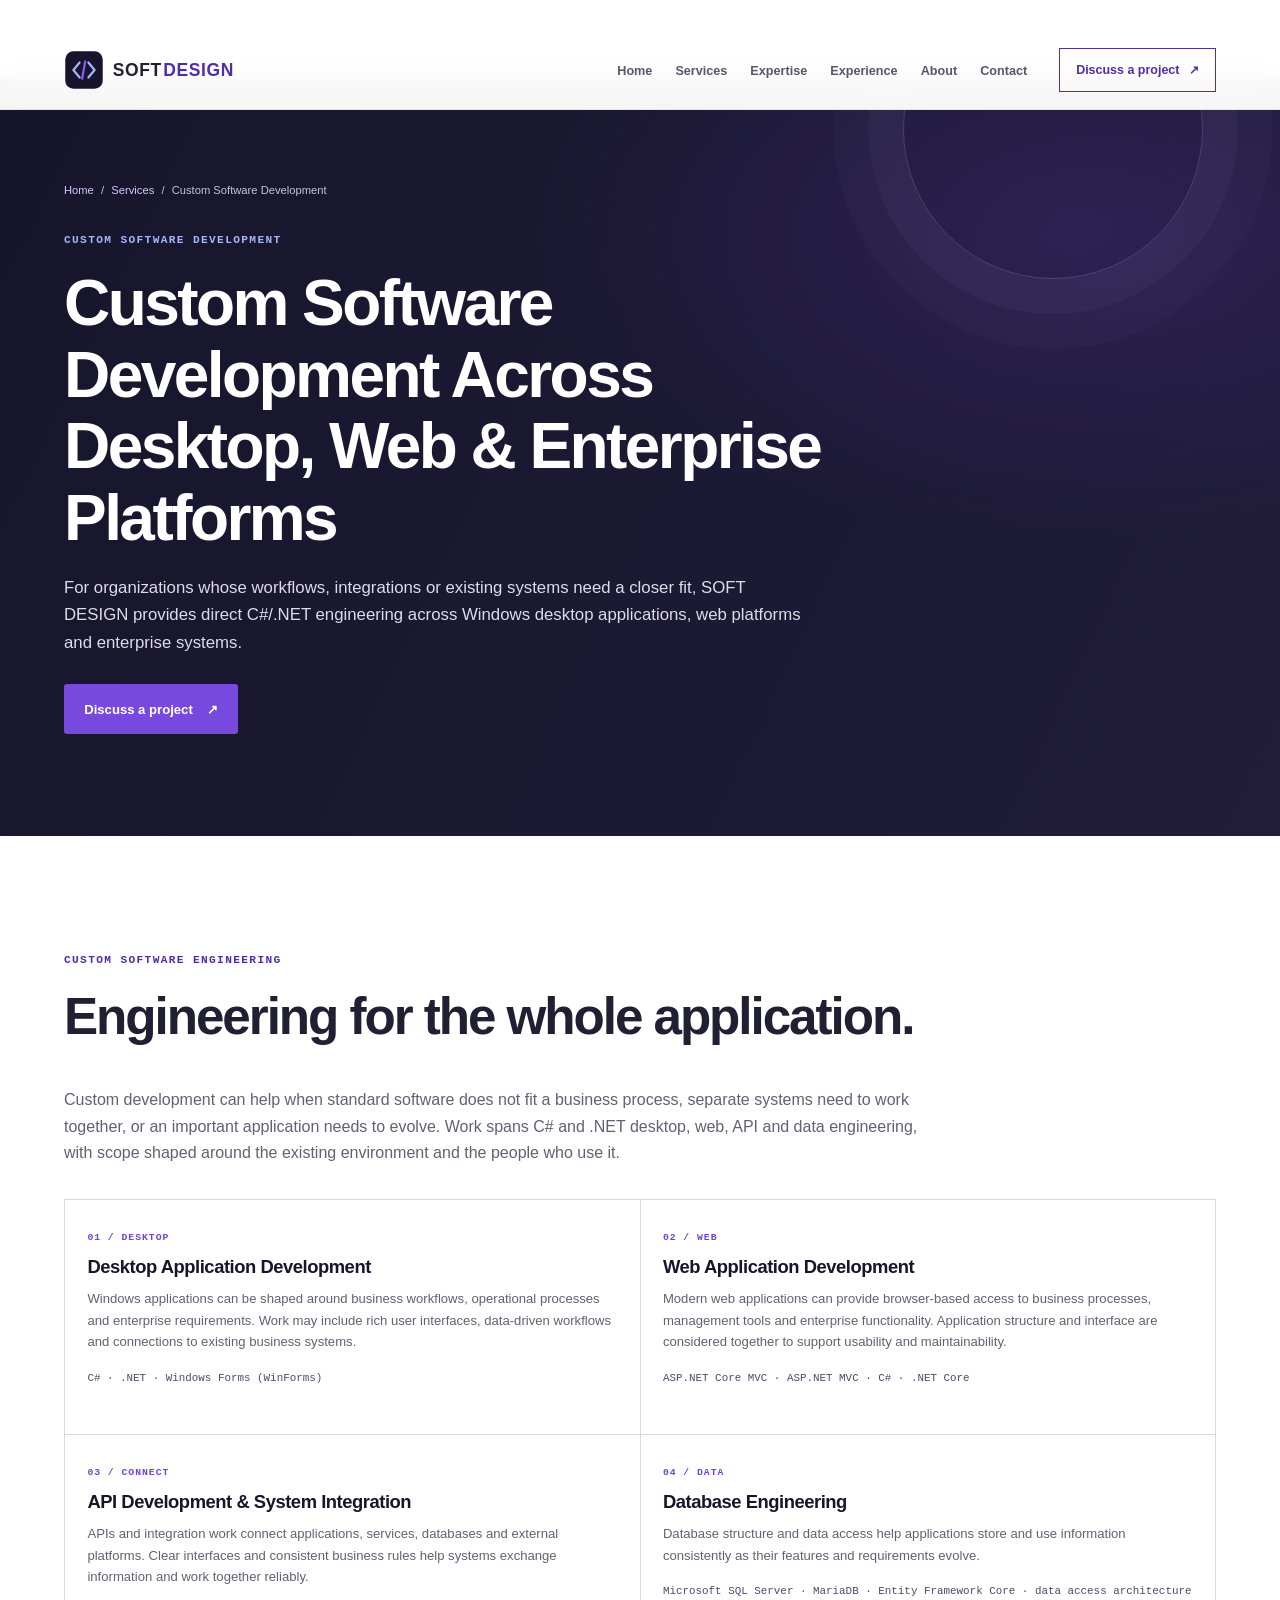
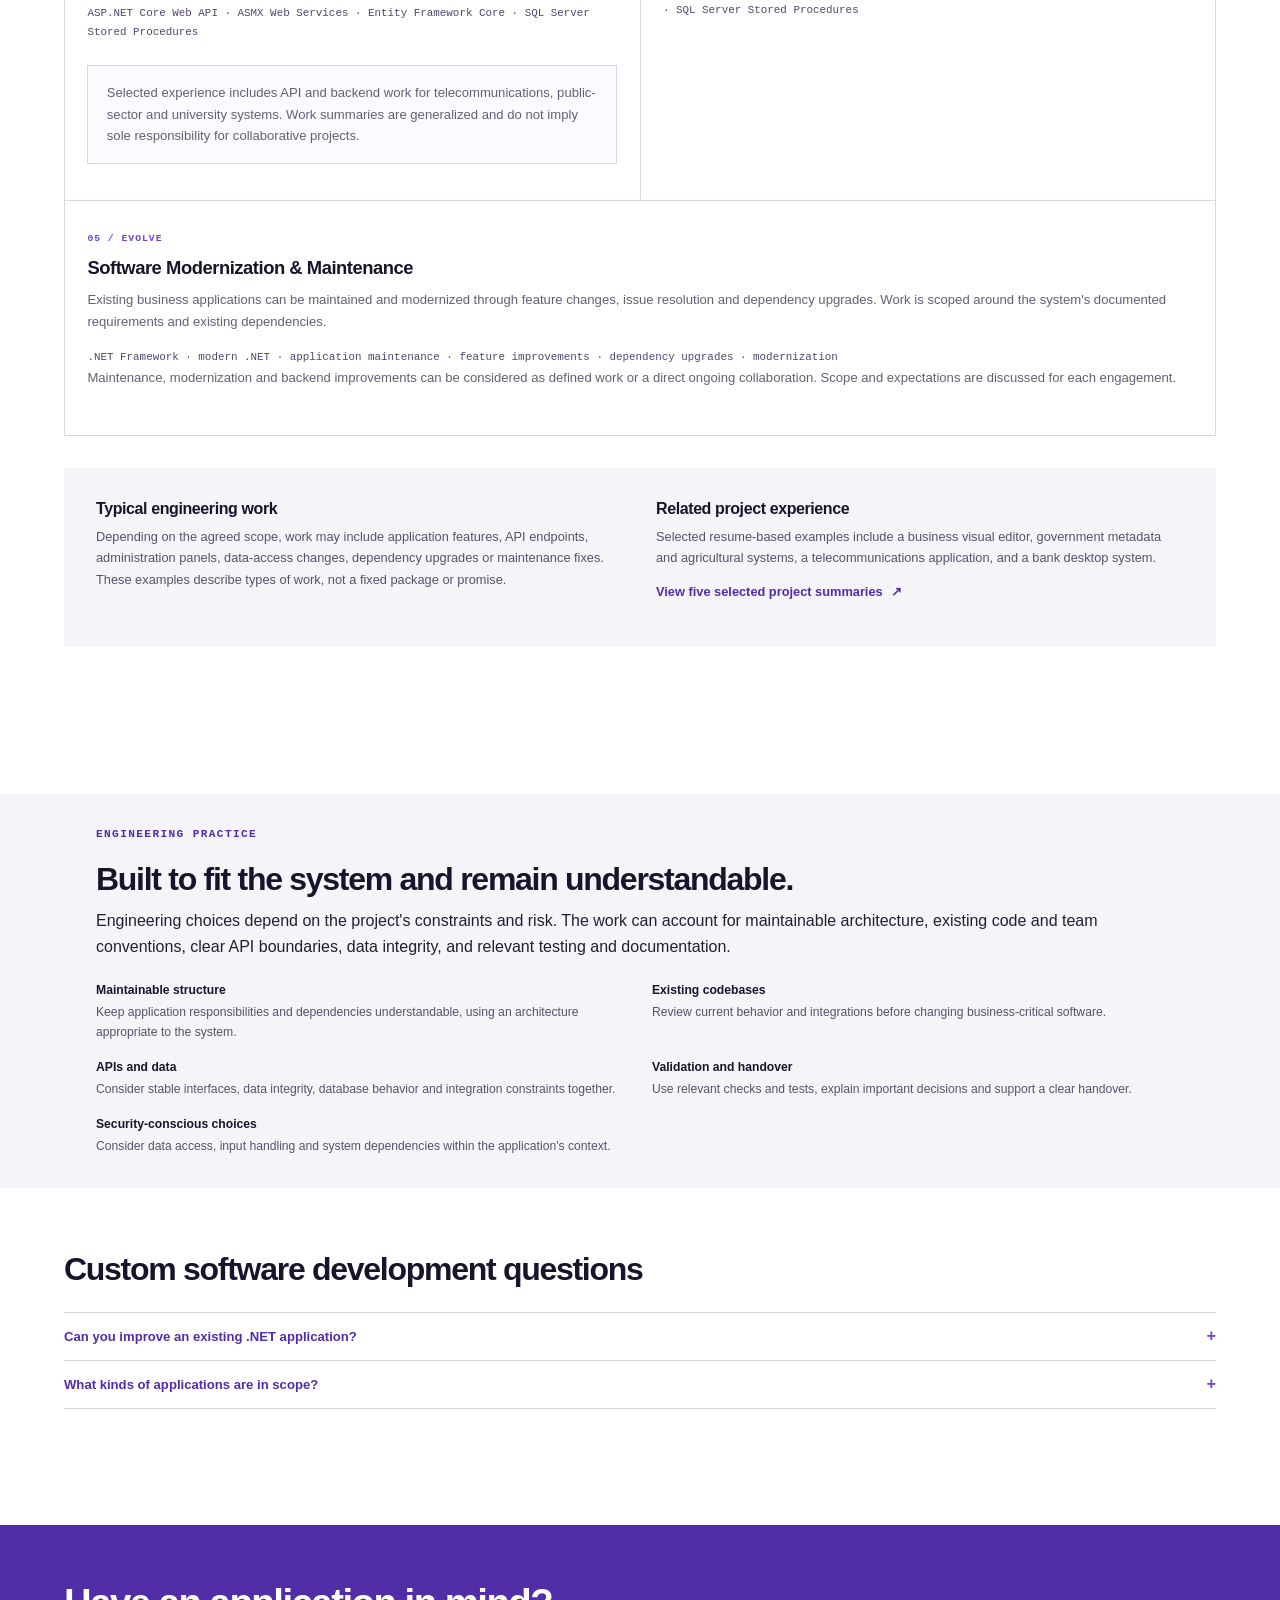
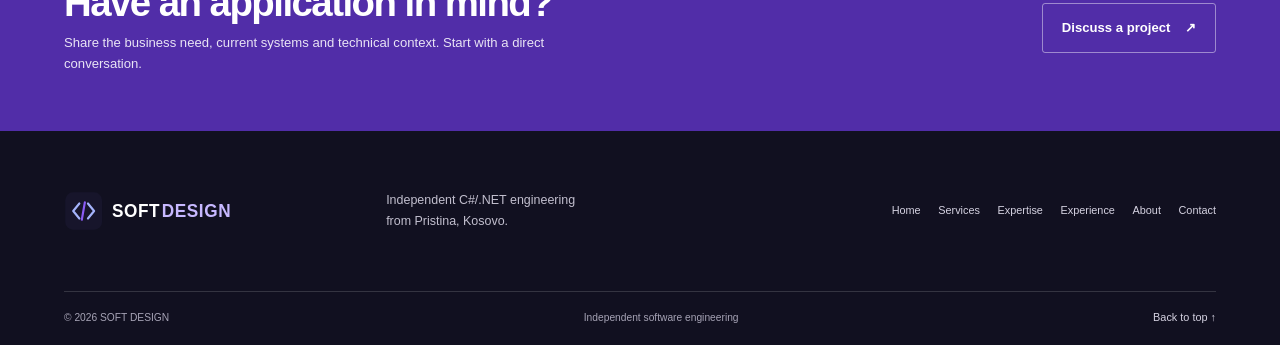
<file: services/aspnet-core-api-development.html>
<!doctype html><html lang="en"><head><meta charset="utf-8"><meta name="viewport" content="width=device-width, initial-scale=1"><meta name="robots" content="noindex,follow"><meta http-equiv="refresh" content="0;url=custom-software-development/index.html#api"><link rel="canonical" href="https://www.softdesign-ks.com/services/custom-software-development/"><title>Page moved | SOFT DESIGN</title></head><body><main><h1>This service page has moved</h1><p>Continue to <a href="custom-software-development/index.html#api">API Development &amp; System Integration</a>.</p></main></body></html>
</file>
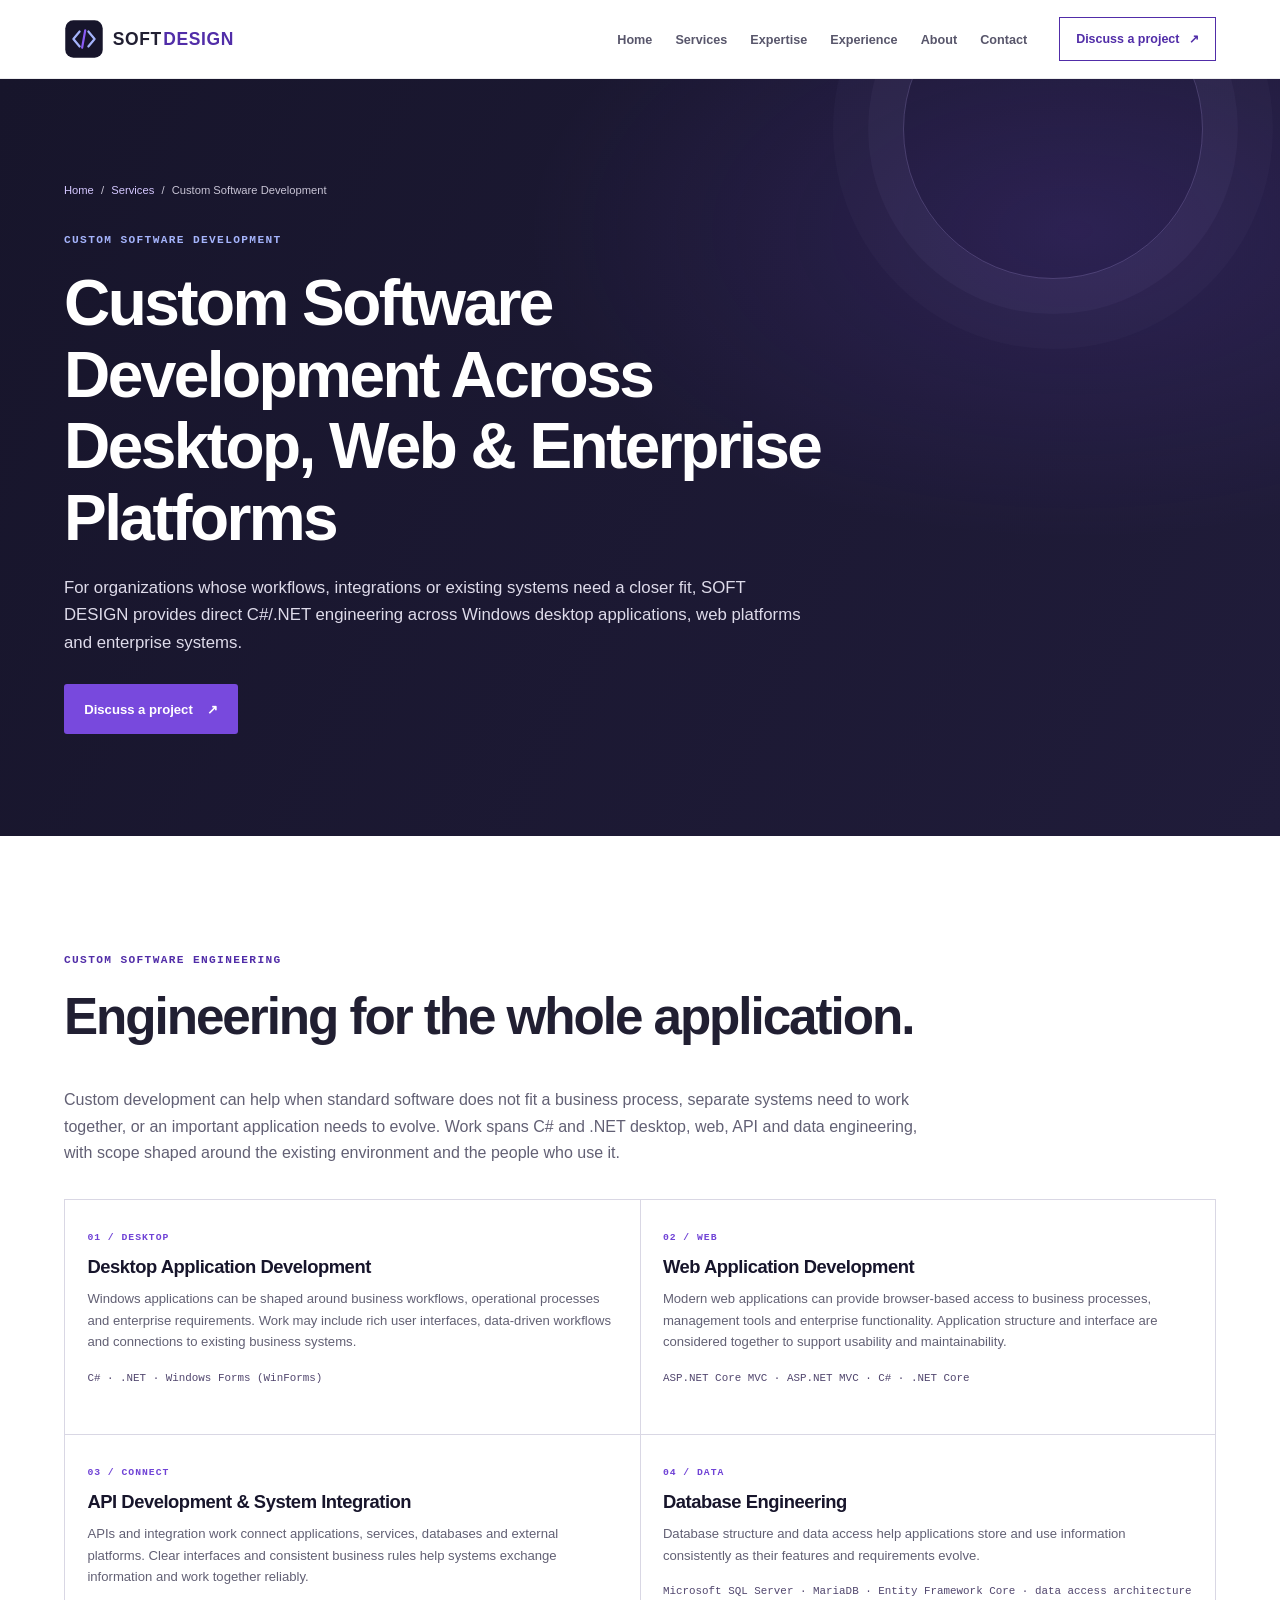
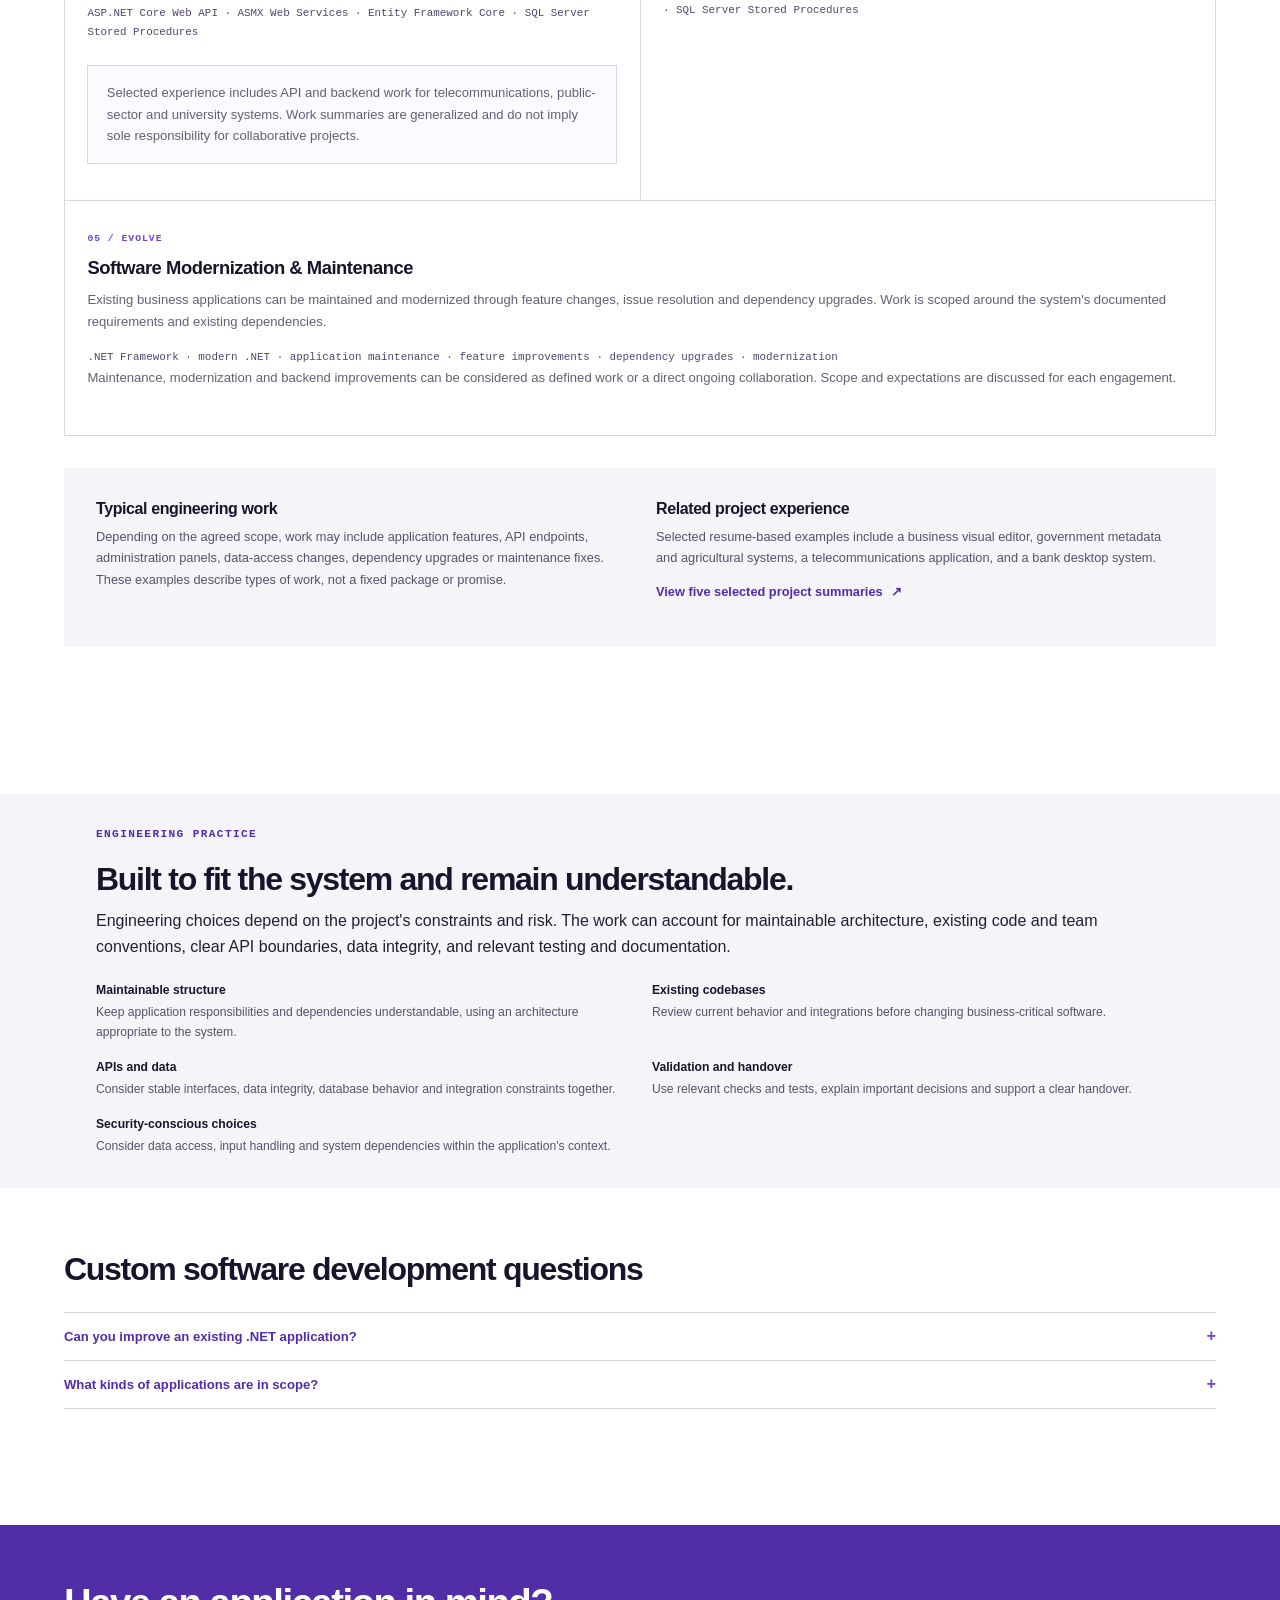
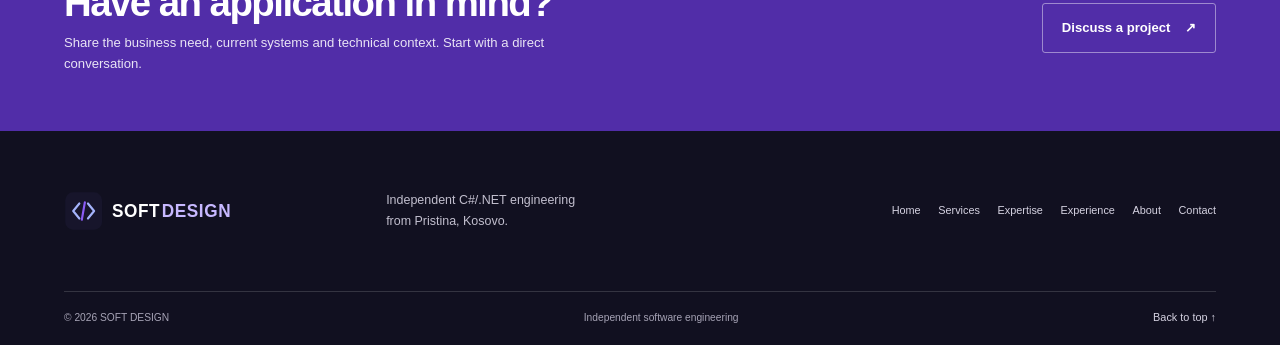
<file: services/custom-dotnet-development.html>
<!doctype html><html lang="en"><head><meta charset="utf-8"><meta name="viewport" content="width=device-width, initial-scale=1"><meta name="robots" content="noindex,follow"><meta http-equiv="refresh" content="0;url=custom-software-development/index.html"><link rel="canonical" href="https://www.softdesign-ks.com/services/custom-software-development/"><title>Page moved | SOFT DESIGN</title></head><body><main><h1>This service page has moved</h1><p>Continue to <a href="custom-software-development/index.html">Custom Software Development</a>.</p></main></body></html>
</file>
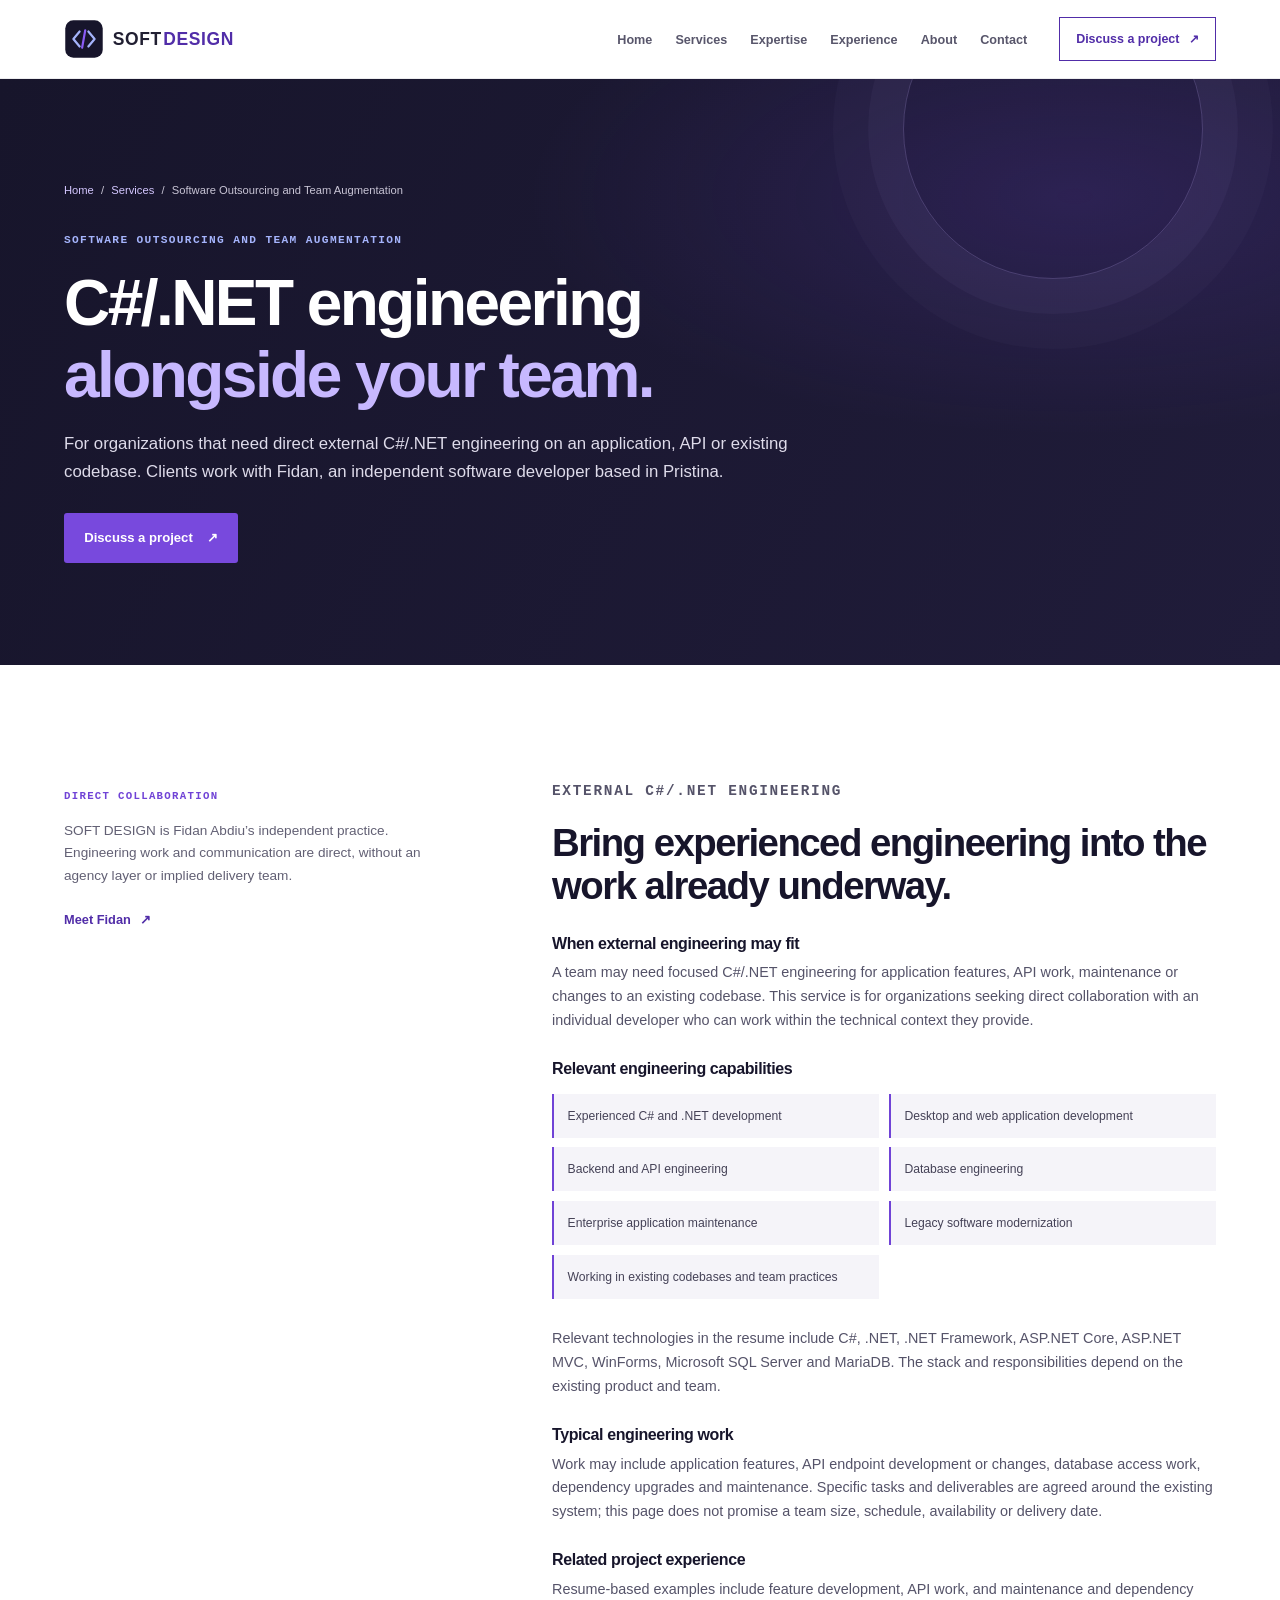
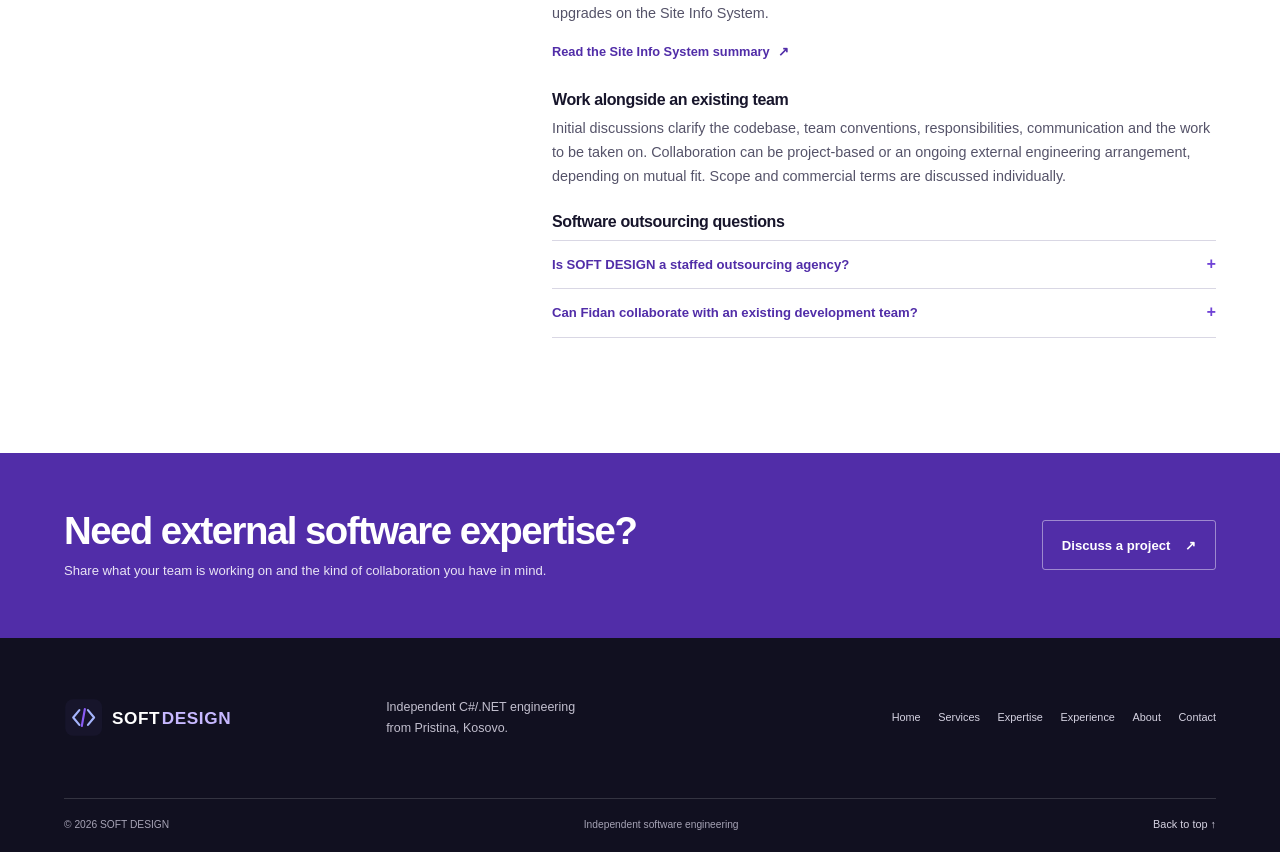
<file: services/dotnet-development-outsourcing.html>
<!doctype html><html lang="en"><head><meta charset="utf-8"><meta name="viewport" content="width=device-width, initial-scale=1"><meta name="robots" content="noindex,follow"><meta http-equiv="refresh" content="0;url=software-outsourcing/index.html"><link rel="canonical" href="https://www.softdesign-ks.com/services/software-outsourcing/"><title>Page moved | SOFT DESIGN</title></head><body><main><h1>This service page has moved</h1><p>Continue to <a href="software-outsourcing/index.html">Software Outsourcing and Team Augmentation</a>.</p></main></body></html>
</file>
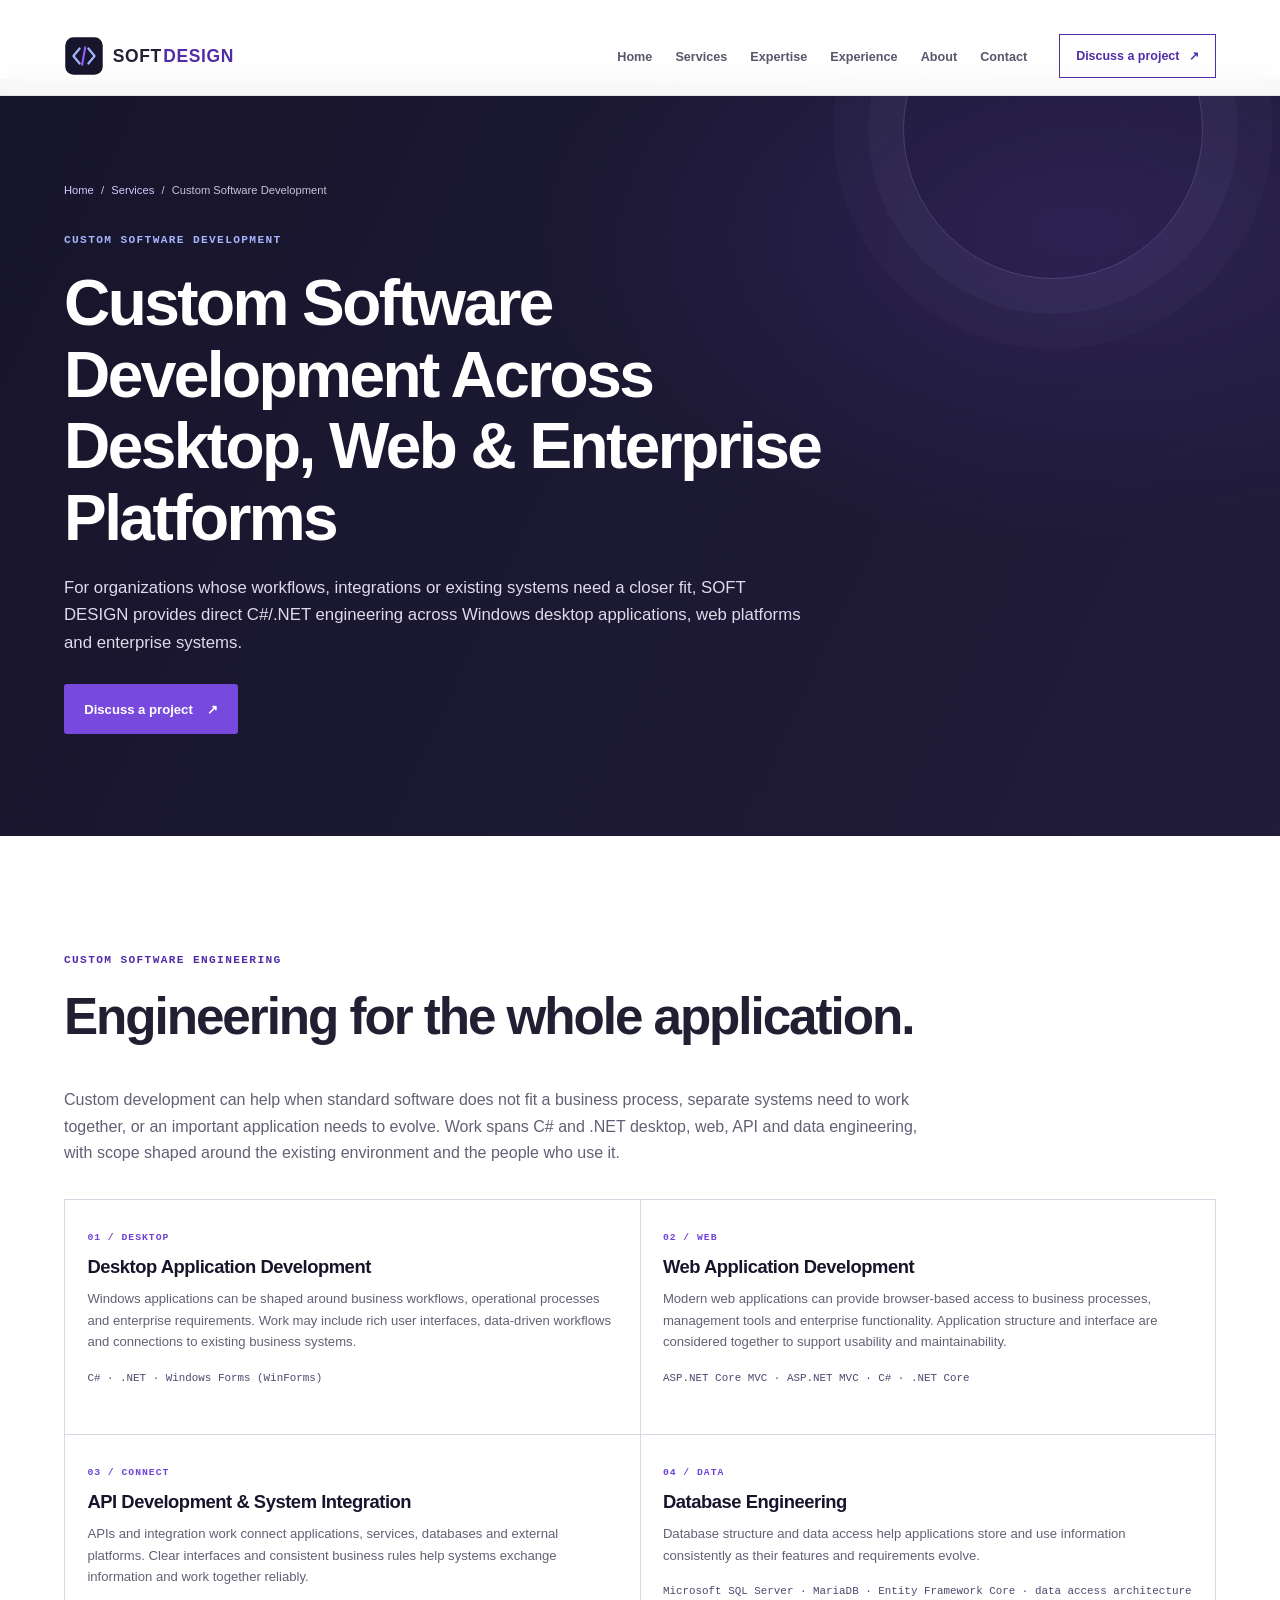
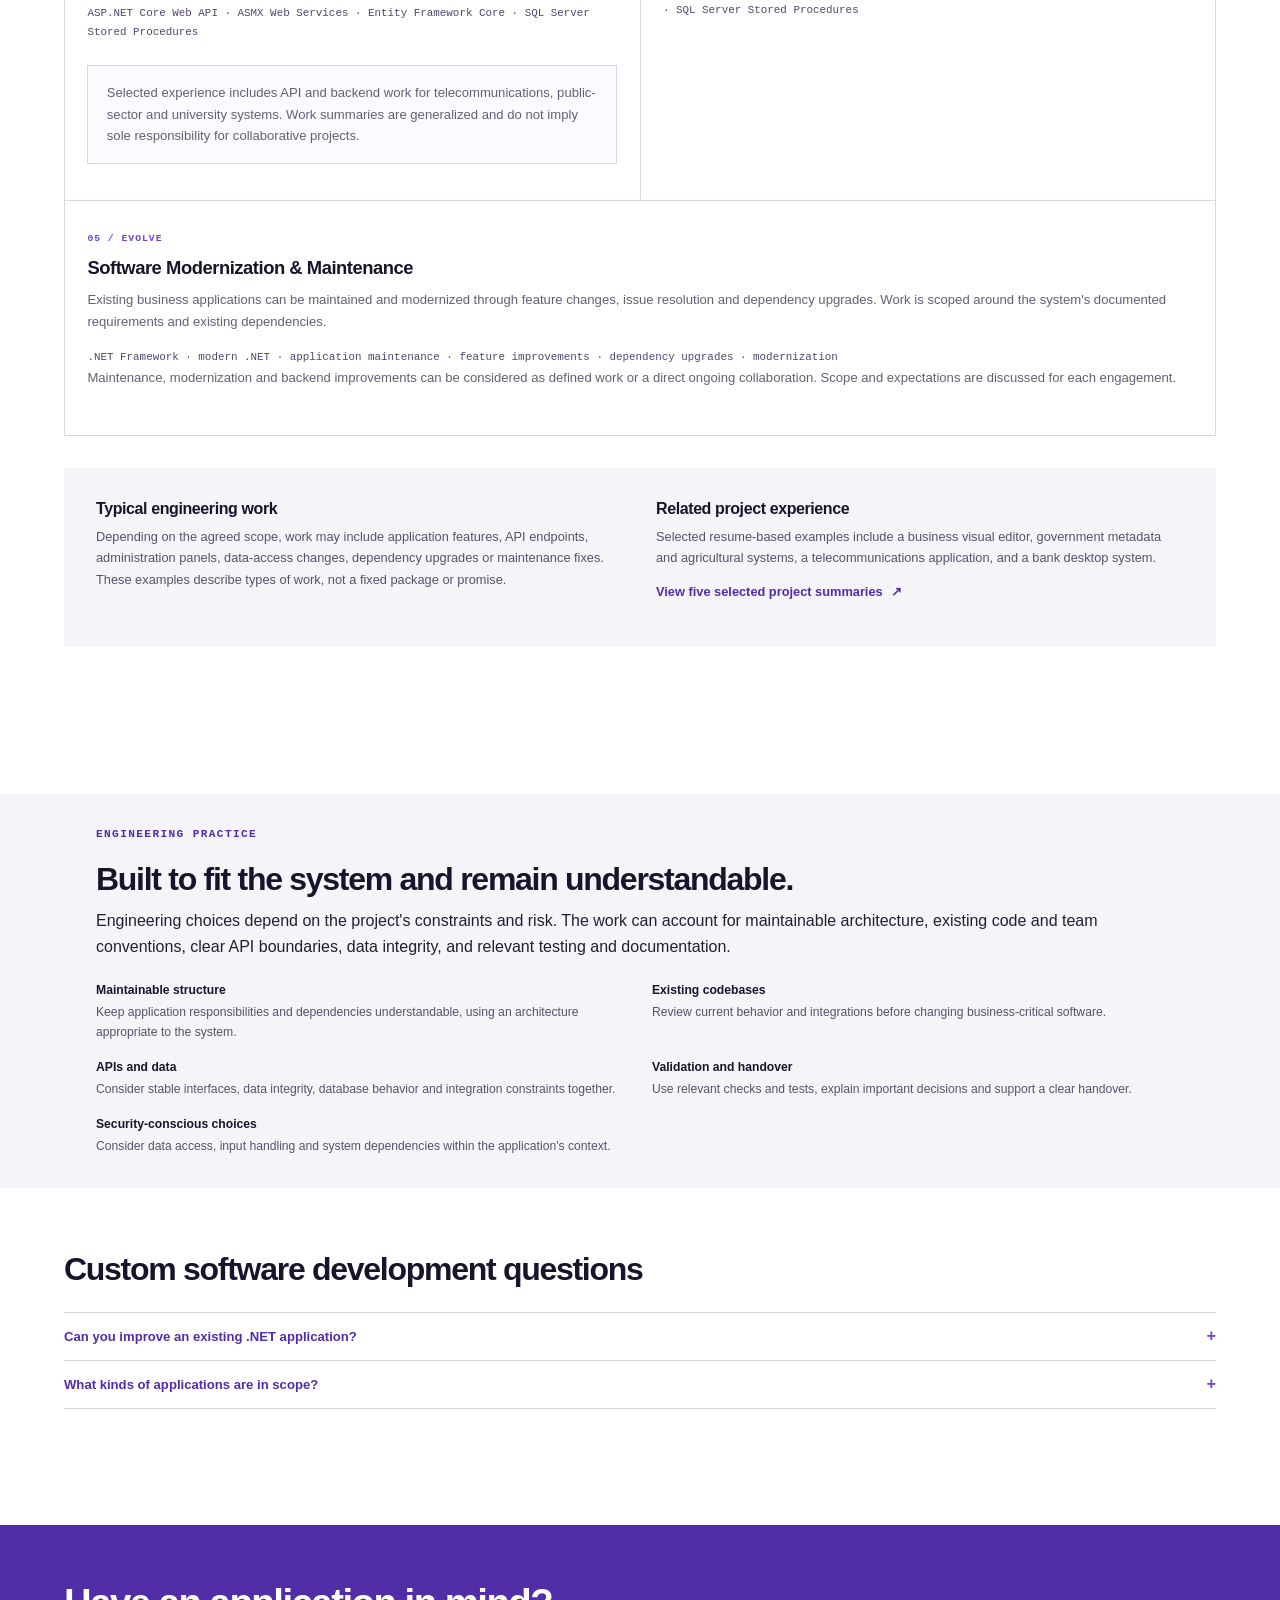
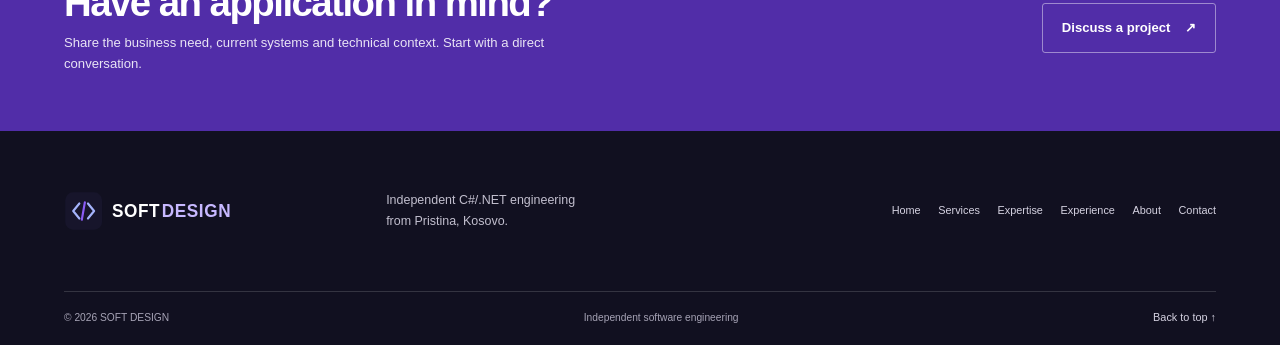
<file: services/enterprise-software-maintenance.html>
<!doctype html><html lang="en"><head><meta charset="utf-8"><meta name="viewport" content="width=device-width, initial-scale=1"><meta name="robots" content="noindex,follow"><meta http-equiv="refresh" content="0;url=custom-software-development/index.html#modernization"><link rel="canonical" href="https://www.softdesign-ks.com/services/custom-software-development/"><title>Page moved | SOFT DESIGN</title></head><body><main><h1>This service page has moved</h1><p>Continue to <a href="custom-software-development/index.html#modernization">Software Modernization &amp; Maintenance</a>.</p></main></body></html>
</file>
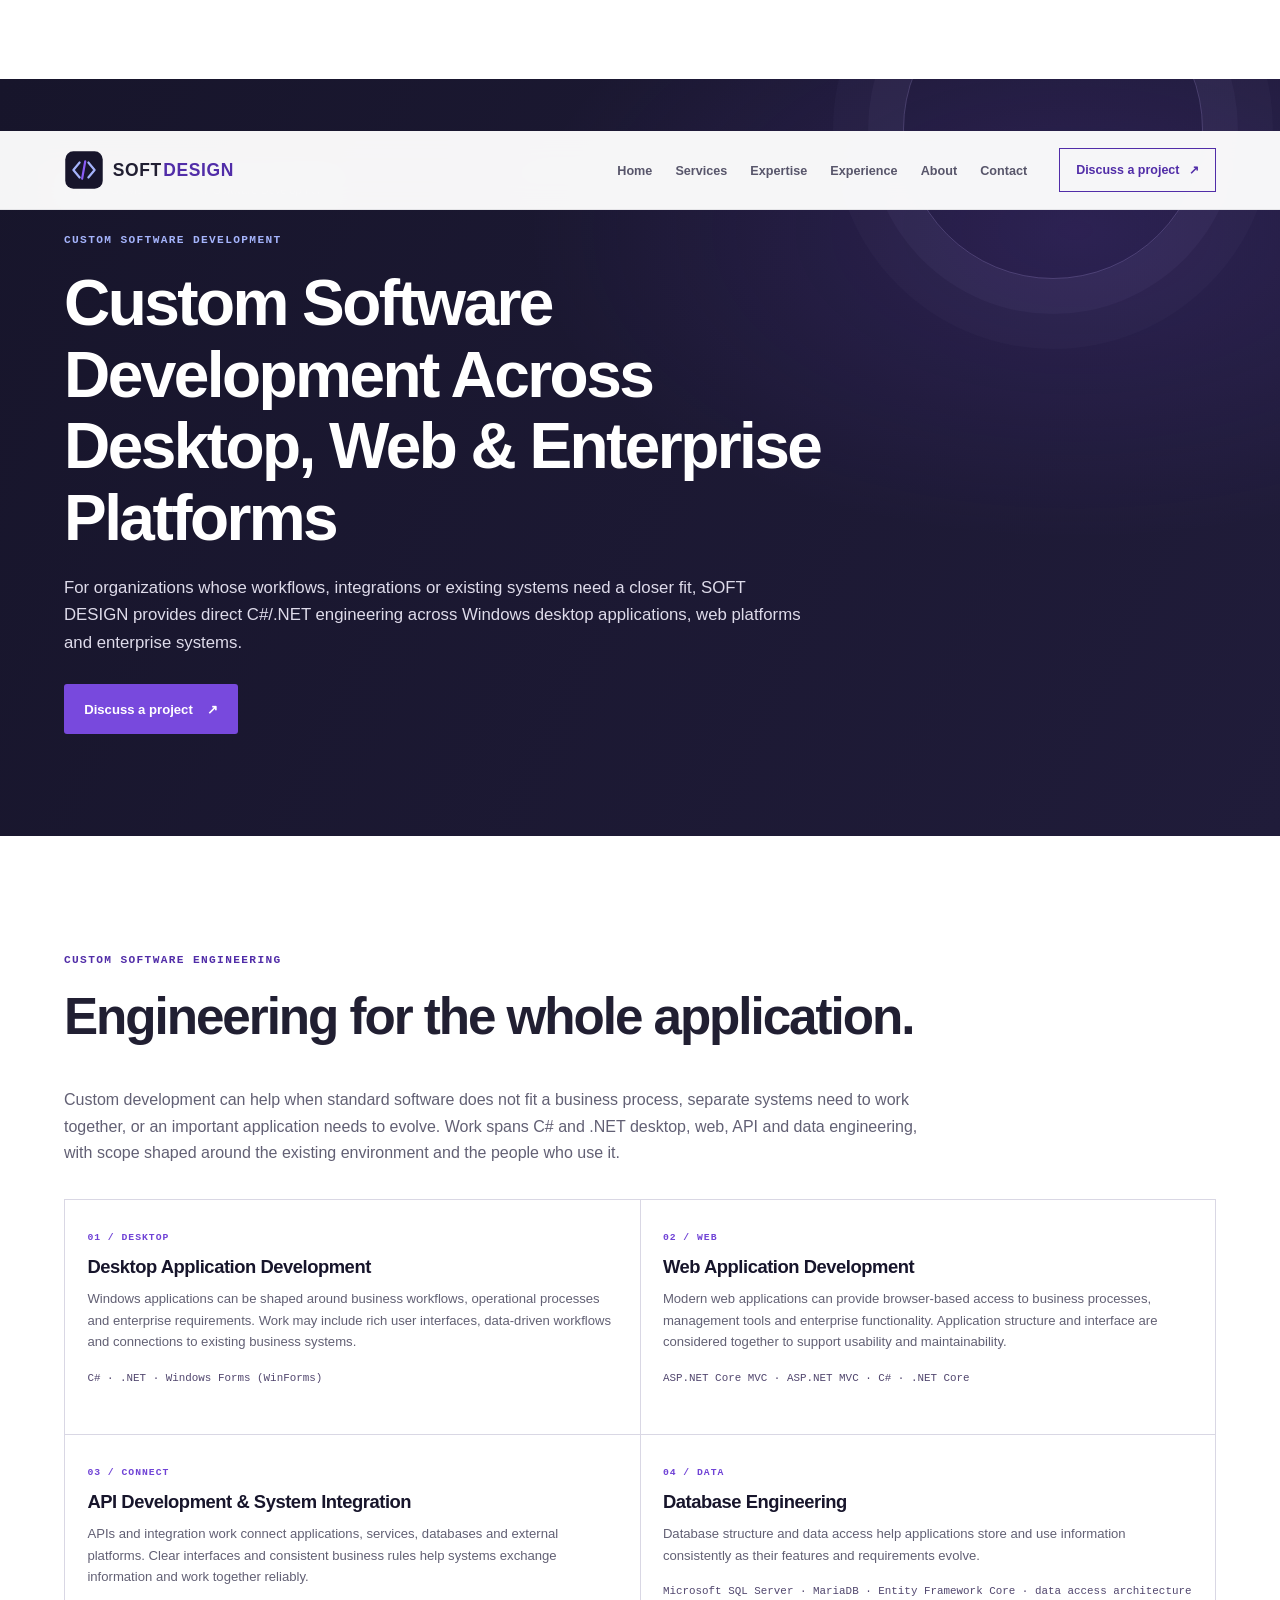
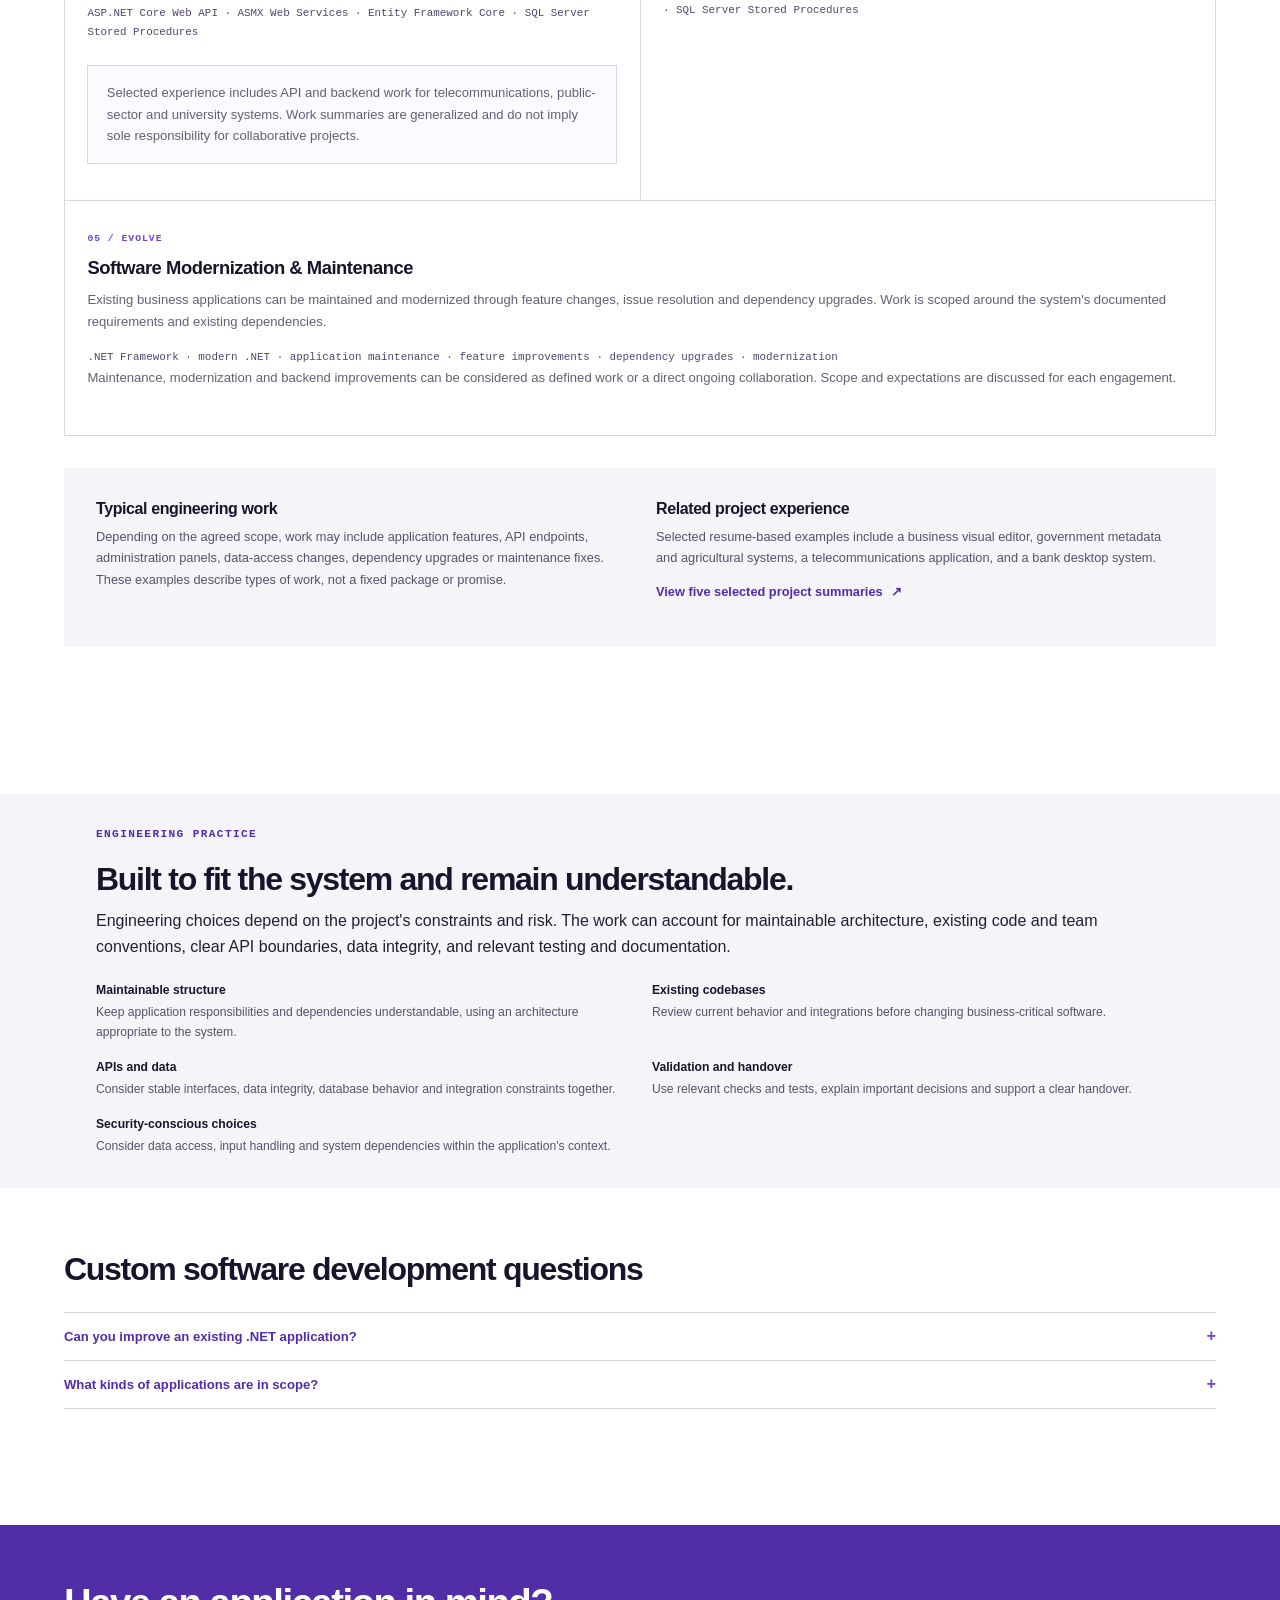
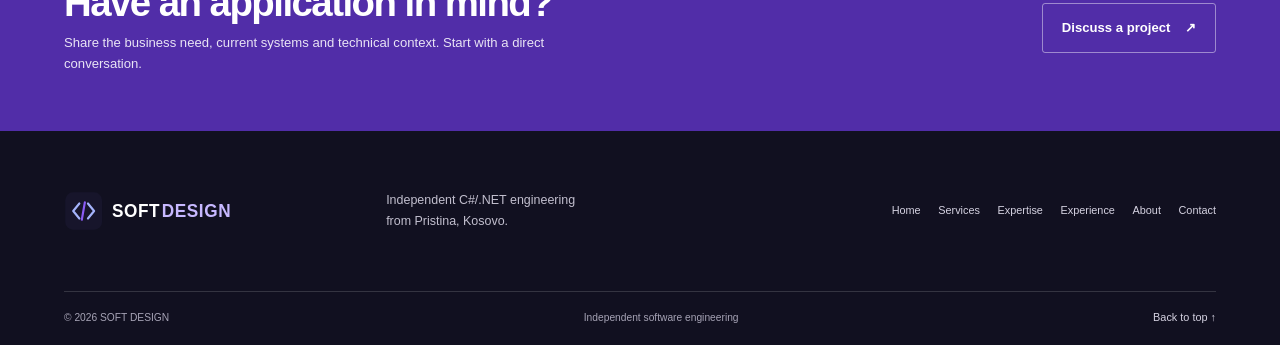
<file: services/sql-server-database-development.html>
<!doctype html><html lang="en"><head><meta charset="utf-8"><meta name="viewport" content="width=device-width, initial-scale=1"><meta name="robots" content="noindex,follow"><meta http-equiv="refresh" content="0;url=custom-software-development/index.html#database"><link rel="canonical" href="https://www.softdesign-ks.com/services/custom-software-development/"><title>Page moved | SOFT DESIGN</title></head><body><main><h1>This service page has moved</h1><p>Continue to <a href="custom-software-development/index.html#database">Database Engineering</a>.</p></main></body></html>
</file>
<file: css/styles.css>
@charset "UTF-8";

:root {
  color-scheme: light;
  --navy: #17152b;
  --navy-2: #211e3c;
  --purple: #512da8;
  --violet: #7043d6;
  --violet-bright: #7849dd;
  --lavender: #a5b4fc;
  --paper: #f5f4f9;
  --white: #fff;
  --surface: #eeedf4;
  --surface-2: #e6e4ef;
  --ink: #211f32;
  --muted: #626074;
  --muted-light: #c8c6d6;
  --line: #d9d7e4;
  --line-dark: rgba(255, 255, 255, .15);
  --sans: "Segoe UI", "Helvetica Neue", Arial, sans-serif;
  --mono: "Cascadia Code", "SFMono-Regular", Consolas, monospace;
  --measure: 1200px;
  --gutter: clamp(1.25rem, 5vw, 4.75rem);
  --section-space: clamp(5rem, 9vw, 8rem);
}

*, *::before, *::after { box-sizing: border-box; }
html { scroll-behavior: smooth; scroll-padding-top: 6rem; }
body { margin: 0; background: var(--white); color: var(--ink); font-family: var(--sans); font-size: 1rem; line-height: 1.65; -webkit-font-smoothing: antialiased; }
img { display: block; max-width: 100%; }
a { color: inherit; }
button, input, textarea, select { font: inherit; }
button, a { -webkit-tap-highlight-color: transparent; }
a:focus-visible, button:focus-visible, input:focus-visible, textarea:focus-visible { outline: 3px solid var(--violet-bright); outline-offset: 4px; }
::selection { background: var(--lavender); color: var(--navy); }
.section-shell { width: min(100% - var(--gutter) * 2, var(--measure)); margin-inline: auto; }
.skip-link { position: absolute; z-index: 30; top: .5rem; left: .5rem; padding: .7rem 1rem; transform: translateY(-150%); background: var(--white); color: var(--navy); }
.skip-link:focus { transform: translateY(0); }

h1, h2, h3, p { margin-top: 0; }
h1, h2, h3 { line-height: 1.12; }
h1, h2 { letter-spacing: -.04em; }
h1 { font-size: clamp(2.8rem, 5.8vw, 5.4rem); }
h2 { font-size: clamp(2.25rem, 4vw, 3.9rem); }
h3 { font-size: 1.25rem; letter-spacing: -.025em; }
.mono-label, .eyebrow, .card-index, .section-number, .experience-sector, .architecture-index { font-family: var(--mono); }
.mono-label { color: var(--violet); font-size: .67rem; font-weight: 700; letter-spacing: .12em; text-transform: uppercase; }
.eyebrow { display: flex; align-items: center; gap: .75rem; margin-bottom: 1.2rem; color: var(--purple); font-size: .7rem; font-weight: 700; letter-spacing: .12em; line-height: 1.5; text-transform: uppercase; }
.eyebrow-light { color: var(--lavender); }
.section-number { color: var(--violet); font-size: .72rem; }
.eyebrow-light .section-number { color: var(--lavender); }

/* Shared navigation */
.site-header { position: sticky; z-index: 20; top: 0; border-bottom: 1px solid rgba(23, 21, 43, .08); background: rgba(255, 255, 255, .96); backdrop-filter: blur(14px); }
.header-inner { width: min(100% - var(--gutter) * 2, 1440px); min-height: 78px; margin-inline: auto; display: flex; align-items: center; justify-content: space-between; gap: 2rem; }
.brand { display: block; flex: 0 0 auto; width: 178px; }
.brand img, .footer-brand img { width: 100%; height: auto; }
.primary-nav, .primary-nav ul { display: flex; align-items: center; }
.primary-nav { gap: clamp(1.3rem, 2.5vw, 2.5rem); }
.primary-nav ul { gap: clamp(.9rem, 1.8vw, 1.7rem); margin: 0; padding: 0; list-style: none; }
.primary-nav a { text-decoration: none; }
.primary-nav ul a { color: #58566b; font-size: .79rem; font-weight: 600; transition: color .18s ease; }
.primary-nav ul a:hover, .primary-nav ul a:focus-visible { color: var(--violet); }
.nav-contact { display: inline-flex; align-items: center; gap: .6rem; padding: .7rem 1rem; border: 1px solid var(--purple); color: var(--purple); font-size: .78rem; font-weight: 700; transition: background .18s ease, color .18s ease; }
.nav-contact:hover { background: var(--purple); color: var(--white); }
.nav-toggle { display: none; }

/* Buttons and links */
.button { min-height: 50px; display: inline-flex; align-items: center; justify-content: center; gap: .9rem; padding: .75rem 1.2rem; border: 1px solid transparent; border-radius: 3px; text-decoration: none; font-size: .82rem; font-weight: 700; line-height: 1.3; transition: transform .18s ease, background .18s ease, border-color .18s ease, color .18s ease; }
.button:hover { transform: translateY(-2px); }
.button-violet { background: var(--violet-bright); color: var(--white); }
.button-violet:hover { background: #7043d6; }
.button-outline-light { border-color: rgba(255, 255, 255, .44); color: var(--white); }
.button-outline-light:hover { border-color: var(--lavender); background: rgba(255, 255, 255, .08); }
.button-outline-dark { border-color: var(--line); color: var(--navy); }
.button-outline-dark:hover { border-color: var(--violet); color: var(--violet); }
.text-link { display: inline-flex; align-items: center; gap: .55rem; color: var(--purple); text-decoration: none; font-size: .8rem; font-weight: 700; }
.text-link span { transition: transform .18s ease; }
.text-link:hover span { transform: translate(3px, -2px); }
.text-link-light { color: var(--white); }

/* Homepage hero */
.hero { min-height: 660px; position: relative; display: grid; grid-template-columns: minmax(0, 1.08fr) minmax(390px, .92fr); align-items: center; gap: clamp(2.5rem, 5vw, 5rem); padding-block: clamp(4rem, 7vw, 6.5rem) 6rem; color: var(--white); isolation: isolate; }
.hero::before { position: absolute; z-index: -2; inset: 0 calc(var(--gutter) * -1); background: radial-gradient(ellipse at 78% 45%, rgba(112, 67, 214, .24), transparent 43%), linear-gradient(112deg, var(--navy), #201c3a 72%, #27204a); content: ""; }
.hero-copy { position: relative; z-index: 2; }
.status-mark { width: 7px; height: 7px; border-radius: 50%; background: var(--violet-bright); box-shadow: 0 0 0 4px rgba(139, 92, 246, .14); }
.hero h1 { max-width: 760px; margin-bottom: 1.4rem; font-weight: 650; line-height: 1.03; }
.hero h1 em { color: #c7b7ff; font-style: normal; }
.hero-intro { max-width: 610px; margin-bottom: 1.8rem; color: #dddaea; font-size: clamp(1rem, 1.4vw, 1.16rem); line-height: 1.75; }
.hero-actions { display: flex; flex-wrap: wrap; gap: .8rem; }
.hero-proof { margin: 1.8rem 0 1.4rem; color: #bcb9cc; font-size: .78rem; }
.hero-proof strong { color: var(--white); }
.hero-proof span { margin-inline: .25rem; color: var(--lavender); }
.tech-pills { display: flex; flex-wrap: wrap; gap: .5rem; margin: 0; padding: 0; list-style: none; }
.tech-pills li { padding: .34rem .62rem; border: 1px solid rgba(255, 255, 255, .18); border-radius: 2px; color: #e7e3f1; font-family: var(--mono); font-size: .67rem; }
.hero-visual { min-height: 420px; position: relative; display: grid; align-items: center; justify-items: end; }
.architecture-card { position: relative; z-index: 1; width: min(100%, 445px); padding: 1.35rem; border: 1px solid rgba(255, 255, 255, .2); background: rgba(31, 28, 57, .92); box-shadow: 0 24px 60px rgba(0, 0, 0, .24); }
.architecture-diagram { position: relative; z-index: 1; display: block; width: min(100%, 530px); height: auto; overflow: visible; }
.diagram-layer rect { fill: rgba(255,255,255,.035); stroke: rgba(255,255,255,.2); stroke-width: 1.2; }
.diagram-layer-accent rect { fill: rgba(112,67,214,.2); stroke: rgba(165,180,252,.62); }
.diagram-title { fill: #fff; font: 700 13px "Cascadia Code", Consolas, monospace; letter-spacing: 1.1px; }
.diagram-number { fill: #c7b8ff; font: 600 11px "Cascadia Code", Consolas, monospace; }
.diagram-detail { fill: #d0cddd; font: 12px "Segoe UI", Arial, sans-serif; }
.diagram-link { fill: none; stroke: #a5b4fc; stroke-width: 1.5; opacity: .7; }
.architecture-diagram + .architecture-caption { max-width: 530px; margin-top: .2rem; text-align: center; }
.architecture-heading { display: flex; align-items: center; justify-content: space-between; gap: 1rem; padding-bottom: 1rem; border-bottom: 1px solid var(--line-dark); }
.architecture-heading .mono-label { color: #c6b9fa; font-size: .58rem; }
.architecture-index { color: #a6a2b9; font-size: .58rem; }
.architecture-flow { display: grid; grid-template-columns: 1fr; justify-items: center; padding-top: .9rem; }
.flow-node { width: 100%; display: grid; grid-template-columns: 34px 1fr; align-items: center; gap: .8rem; padding: .74rem .85rem; border: 1px solid rgba(255, 255, 255, .14); background: rgba(255, 255, 255, .035); }
.flow-node-active { border-color: rgba(165, 180, 252, .65); background: rgba(112, 67, 214, .18); }
.flow-number { color: var(--lavender); font: 600 .61rem var(--mono); }
.flow-node strong, .flow-node small { display: block; }
.flow-node strong { color: var(--white); font-size: .78rem; }
.flow-node small { color: #b8b5c9; font: .65rem var(--mono); }
.flow-connector { width: 1px; height: 13px; background: linear-gradient(var(--violet-bright), rgba(165, 180, 252, .35)); }
.architecture-caption { margin: .9rem 0 0; color: #bbb7cd; font-size: .65rem; line-height: 1.5; }
.hero-orbit { position: absolute; z-index: -1; display: block; border: 1px solid rgba(165, 180, 252, .18); border-radius: 50%; }
.orbit-one { top: 2%; right: -5%; width: 350px; height: 350px; }
.orbit-two { top: 11%; right: 2%; width: 255px; height: 255px; border-style: dashed; }
.hero-footnote { position: absolute; right: 0; bottom: 1.4rem; left: 0; display: flex; justify-content: space-between; gap: 1rem; padding-top: .8rem; border-top: 1px solid var(--line-dark); color: #b8b5c7; font: 600 .58rem var(--mono); letter-spacing: .11em; }

/* Credibility strip */
.credibility-band { background: var(--surface); }
.credibility-grid { display: grid; grid-template-columns: repeat(4, 1fr); padding-block: 1.65rem; }
.credibility-grid > div { display: flex; flex-direction: column; gap: .15rem; padding-inline: 1.5rem; border-left: 1px solid #d5d3e0; }
.credibility-grid > div:first-child { padding-left: 0; border-left: 0; }
.credibility-value { color: var(--navy); font-size: 1.15rem; font-weight: 700; letter-spacing: -.03em; }
.credibility-value > span { color: var(--violet); }
.credibility-label { color: var(--muted); font-size: .7rem; }

/* Shared sections */
.section { padding-block: var(--section-space); }
.section-heading { display: grid; grid-template-columns: minmax(0, 1.1fr) minmax(260px, .7fr); align-items: end; gap: clamp(2rem, 6vw, 6rem); margin-bottom: 3.2rem; }
.section-heading h2 { margin-bottom: 0; color: var(--navy); }
.section-lede { max-width: 440px; margin: 0 0 .25rem auto; color: var(--muted); font-size: .94rem; line-height: 1.8; }
.section-heading-inverse h2 { color: var(--white); }
.section-heading-inverse .section-lede { color: #d0cddd; }
.section-services { background: var(--paper); }

/* Services */
.service-grid { display: grid; grid-template-columns: repeat(2, minmax(0, 1fr)); gap: 1rem; }
.service-grid-three { grid-template-columns: repeat(3, minmax(0, 1fr)); }
.service-card { min-height: 330px; position: relative; display: flex; flex-direction: column; align-items: flex-start; padding: 1.6rem; border: 1px solid var(--line); background: var(--white); transition: border-color .18s ease, box-shadow .18s ease, transform .18s ease; }
.service-card:hover { transform: translateY(-3px); border-color: #b7a7e5; box-shadow: 0 14px 32px rgba(42, 31, 88, .08); }
.card-index { margin-bottom: 1.3rem; color: var(--violet); font-size: .61rem; font-weight: 700; letter-spacing: .1em; }
.service-icon { width: 44px; height: 44px; position: relative; display: flex; align-items: center; justify-content: center; margin-bottom: 1.15rem; border: 1px solid #dcd6ef; background: #f5f2fc; color: var(--purple); }
.icon-window { display: grid; grid-template-columns: repeat(3, 4px); align-content: start; justify-content: start; gap: 3px; padding: 9px; }
.icon-window span { width: 4px; height: 4px; border-radius: 50%; background: var(--violet); }
.icon-window::after { position: absolute; inset: 17px 7px 7px; border: 1px solid #bdb2dd; content: ""; }
.icon-api { gap: 2px; }
.icon-api span { z-index: 1; padding: .16rem .3rem; background: var(--purple); color: var(--white); font: 700 .58rem var(--mono); }
.icon-api i { position: absolute; top: 50%; width: 8px; border-top: 1px solid var(--violet); }
.icon-api i:first-of-type { left: -7px; }
.icon-api i:last-of-type { right: -7px; }
.icon-modernize span { width: 19px; height: 19px; margin-left: -5px; border: 1px solid #9c8bc7; background: #f5f2fc; }
.icon-modernize span:nth-child(2) { transform: translateY(-5px); background: #e9e3f7; }
.icon-modernize span:nth-child(3) { transform: translateY(5px); background: #d7cef0; }
.icon-architecture { display: grid; grid-template-columns: repeat(2, 8px); gap: 4px; }
.icon-architecture span { width: 8px; height: 8px; border: 1px solid var(--violet); background: #e4ddf6; }
.service-card h3 { margin-bottom: .6rem; color: var(--navy); font-size: 1.12rem; }
.service-card > p { max-width: 510px; margin-bottom: .95rem; color: var(--muted); font-size: .83rem; }
.capability-list { display: flex; flex-wrap: wrap; gap: .35rem; margin: 0 0 1.25rem; padding: 0; list-style: none; }
.capability-list li { padding: .27rem .48rem; background: #f2f0f8; color: #514b68; font-size: .64rem; }
.service-card .text-link { margin-top: auto; }
.service-secondary { display: flex; flex-wrap: wrap; align-items: center; gap: .7rem 1.4rem; margin-top: 1.4rem; padding: 1rem 1.2rem; border: 1px solid var(--line); background: rgba(255,255,255,.55); }
.service-secondary p { margin: 0 .5rem 0 0; color: var(--muted); font-size: .7rem; font-weight: 700; }
.service-secondary a { color: var(--purple); text-decoration: none; font-size: .7rem; font-weight: 650; }
.service-secondary a span { padding-left: .25rem; }
.service-secondary a:hover { text-decoration: underline; text-underline-offset: .2em; }

/* Expertise */
.expertise-section { padding-block: var(--section-space); background: var(--navy); color: var(--white); }
.expertise-section .section-heading { margin-bottom: 2.7rem; }
.expertise-layout { display: grid; grid-template-columns: .6fr 1.4fr; gap: clamp(2.5rem, 6vw, 6rem); }
.expertise-intro { max-width: 290px; }
.expertise-main { min-width: 0; }
.expertise-intro .mono-label { color: #c7b8ff; }
.expertise-intro p { margin: .8rem 0 1.4rem; color: #d1cede; font: 400 1.35rem/1.45 var(--sans); letter-spacing: -.02em; }
.expertise-grid { display: grid; grid-template-columns: repeat(2, minmax(0, 1fr)); border-top: 1px solid var(--line-dark); border-left: 1px solid var(--line-dark); }
.expertise-item { min-height: 132px; display: grid; grid-template-columns: 34px 1fr; gap: .9rem; padding: 1.15rem; border-right: 1px solid var(--line-dark); border-bottom: 1px solid var(--line-dark); }
.expertise-index { color: #b6a1fa; font: 600 .65rem var(--mono); }
.expertise-item h3 { margin: 0 0 .45rem; color: var(--white); font-size: .82rem; letter-spacing: 0; }
.expertise-item p { margin: 0; color: #c8c5d5; font-size: .74rem; line-height: 1.7; }
.expertise-note { margin: 1.25rem 0 0; color: #aaa7ba; font-size: .67rem; }
.expertise-additional { margin-top: 1rem; border-top: 1px solid var(--line-dark); }
.expertise-additional > summary { display: flex; align-items: center; justify-content: space-between; gap: 1rem; padding: .9rem .1rem; color: #e5def7; font-size: .76rem; font-weight: 700; list-style: none; cursor: pointer; }
.expertise-additional > summary::-webkit-details-marker { display: none; }
.expertise-additional > summary::after { content: "+"; color: #c7b8ff; font: 700 1rem var(--mono); }
.expertise-additional[open] > summary::after { content: "−"; }
.expertise-additional > summary:focus-visible { outline: 3px solid var(--lavender); outline-offset: 2px; }
.expertise-additional-grid { display: grid; grid-template-columns: repeat(2, minmax(0, 1fr)); border-top: 1px solid var(--line-dark); }
.expertise-additional-grid .expertise-item { min-height: 0; border-bottom: 0; }

/* Experience */
.section-experience { background: var(--white); }
.experience-list { border-top: 1px solid var(--line); }
.experience-highlights { display: grid; grid-template-columns: repeat(3, minmax(0, 1fr)); gap: 1rem; margin: 0 0 1.8rem; }
.experience-highlights article { padding: 1.2rem; border: 1px solid var(--line); background: var(--paper); }
.experience-highlights h3 { margin: .55rem 0 .4rem; color: var(--navy); font-size: .95rem; }
.experience-highlights p { margin: 0; color: #555369; font-size: .75rem; line-height: 1.6; }
.experience-history { border-top: 1px solid var(--line); }
.experience-history > summary { display: flex; align-items: center; justify-content: space-between; gap: 1rem; padding: 1rem .1rem; color: var(--purple); font-size: .82rem; font-weight: 700; list-style: none; cursor: pointer; }
.experience-history > summary::-webkit-details-marker { display: none; }
.experience-history > summary::after { content: "+"; color: var(--violet); font: 700 1rem var(--mono); }
.experience-history[open] > summary::after { content: "−"; }
.experience-history > summary:focus-visible { outline: 3px solid var(--violet-bright); outline-offset: 3px; }
.experience-card { display: grid; grid-template-columns: .55fr 1.45fr; gap: 2rem; padding: 1.5rem .2rem 1.6rem; border-bottom: 1px solid var(--line); }
.experience-meta { display: flex; flex-direction: column; gap: .3rem; color: var(--muted); font-size: .7rem; }
.experience-sector { color: var(--violet); font-size: .61rem; font-weight: 700; letter-spacing: .08em; }
.experience-heading { display: flex; flex-wrap: wrap; align-items: baseline; justify-content: space-between; gap: .5rem 1rem; }
.experience-heading h3 { margin: 0; color: var(--navy); font-size: 1.08rem; }
.experience-type { color: var(--muted); font-size: .72rem; }
.experience-main > p:not(.experience-tech) { max-width: 760px; margin: .6rem 0 .65rem; color: #555369; font-size: .82rem; }
.experience-main .experience-location { margin: .35rem 0 0; color: var(--muted); font-size: .7rem; }
.experience-tech { margin: 0; color: #51466e; font: .66rem/1.6 var(--mono); }
.experience-tech span { color: var(--violet); }
.experience-disclosure { margin: 1rem 0 0; color: var(--muted); font-size: .68rem; }
.experience-portfolio-link { margin: .5rem 0 1.5rem; }
.case-study-details { margin-top: 1rem; border-top: 1px solid var(--line); }
.case-study-details summary { display: flex; align-items: center; justify-content: space-between; gap: 1rem; padding: .7rem 0; color: var(--purple); font-size: .75rem; font-weight: 700; list-style: none; cursor: pointer; }
.case-study-details summary::-webkit-details-marker { display: none; }
.case-study-details summary::after { content: "+"; color: var(--violet); font: 700 1rem var(--mono); }
.case-study-details[open] summary::after { content: "−"; }
.case-study-details summary:focus-visible { outline: 3px solid var(--violet-bright); outline-offset: 3px; }
.case-study-content { display: grid; grid-template-columns: repeat(2, minmax(0, 1fr)); gap: .35rem 1.4rem; padding: .5rem 0 .25rem; }
.case-study-content section { padding: .55rem 0; }
.case-study-content h4 { margin: 0 0 .25rem; color: var(--navy); font-size: .72rem; }
.case-study-content p { margin: 0; color: #555369; font-size: .72rem; line-height: 1.6; }
.case-study-content ul { grid-column: 1 / -1; margin: 0; padding-left: 1.15rem; color: #555369; }
.case-study-content li { padding: .25rem 0; font-size: .76rem; line-height: 1.65; }

/* Selected project portfolio */
.portfolio-section { background: var(--paper); }
.portfolio-grid { display: grid; grid-template-columns: repeat(2, minmax(0, 1fr)); gap: 1rem; }
.portfolio-card { display: flex; flex-direction: column; padding: clamp(1.2rem, 2.2vw, 2rem); border: 1px solid var(--line); background: var(--white); }
.portfolio-meta { margin: 0 0 .8rem; color: var(--purple); font: 700 .62rem/1.6 var(--mono); letter-spacing: .04em; }
.portfolio-card h3 { margin-bottom: .65rem; color: var(--navy); font-size: clamp(1.1rem, 1.5vw, 1.4rem); }
.portfolio-overview-label { margin: 0 0 .25rem; color: var(--muted); font: 700 .6rem var(--mono); letter-spacing: .1em; text-transform: uppercase; }
.portfolio-card > p:not(.portfolio-meta, .portfolio-overview-label) { margin-bottom: .5rem; color: #555369; font-size: .82rem; }
.portfolio-card .case-study-details { margin-top: auto; }
.portfolio-card .case-study-content ul { padding-left: 1rem; }
.portfolio-card .case-study-content li { font-size: .72rem; }
.portfolio-service-link { display: inline-flex; align-items: baseline; gap: .4rem; margin-top: .6rem; color: var(--purple); font-size: .7rem; font-weight: 700; text-decoration: none; }
.portfolio-service-link:hover { text-decoration: underline; text-underline-offset: .2em; }

/* Collaboration */
.collaboration-band { position: relative; overflow: hidden; background: linear-gradient(105deg, #332160, var(--purple) 65%, #6338c0); color: var(--white); }
.collaboration-band::after { position: absolute; top: -125px; right: 8%; width: 330px; height: 330px; border: 1px solid rgba(255,255,255,.14); border-radius: 50%; box-shadow: 0 0 0 40px rgba(255,255,255,.035), 0 0 0 80px rgba(255,255,255,.025); content: ""; }
.collaboration-inner { position: relative; z-index: 1; display: grid; grid-template-columns: 1.1fr .9fr; align-items: center; gap: 3rem; padding-block: 4rem; }
.collaboration-inner h2 { margin: 0; font-size: clamp(2rem, 3.6vw, 3.3rem); }
.collaboration-inner > div:last-child > p { max-width: 490px; margin-bottom: 1.2rem; color: #eee9fb; font-size: .87rem; }
.collaboration-inner small { display: block; margin-top: .8rem; color: #e0d8f7; font-size: .65rem; }
.engagement-list { display: grid; gap: .75rem; margin: 0 0 1rem; padding: 0; list-style: none; }
.engagement-list li { display: grid; gap: .12rem; padding-left: .9rem; border-left: 2px solid #c7b8ff; }
.engagement-list strong { color: var(--white); font-size: .78rem; }
.engagement-list span { color: #e2ddef; font-size: .75rem; line-height: 1.6; }

/* About and approach */
.section-about { background: var(--paper); }
.about-grid { display: grid; grid-template-columns: minmax(240px, .72fr) 1.28fr; align-items: center; gap: clamp(3rem, 8vw, 8rem); }
.about-portrait { width: 100%; max-width: 240px; aspect-ratio: 1; position: relative; overflow: hidden; border-radius: 50%; }
.about-portrait img { width: 100%; height: 100%; object-fit: cover; object-position: 50% 25%; }
.about-copy h2 { margin-bottom: 1.25rem; color: var(--navy); }
.about-copy > p:not(.eyebrow) { max-width: 690px; color: #555369; font-size: .87rem; }
.about-copy .about-lede { color: var(--ink); font-size: 1rem; font-weight: 600; }
.about-facts { display: grid; grid-template-columns: 1fr 1fr; gap: 1rem 2rem; margin: 1.7rem 0; padding-block: 1.25rem; border-top: 1px solid #d5d2e1; border-bottom: 1px solid #d5d2e1; }
.about-facts div { display: flex; flex-direction: column; gap: .15rem; }
.about-facts span { color: #625e73; font: 600 .6rem var(--mono); letter-spacing: .08em; text-transform: uppercase; }
.about-facts strong { color: var(--navy); font-size: .76rem; font-weight: 650; }
.section-approach { background: var(--white); }
.approach-grid { display: grid; grid-template-columns: repeat(3, 1fr); margin: 0; padding: 0; border-top: 1px solid var(--line); border-left: 1px solid var(--line); list-style: none; }
.approach-grid li { min-height: 185px; padding: 1.25rem; border-right: 1px solid var(--line); border-bottom: 1px solid var(--line); }
.approach-step { color: var(--violet); font: 700 .64rem var(--mono); }
.approach-grid h3 { margin: .8rem 0 .5rem; color: var(--navy); font-size: 1rem; }
.approach-grid p { max-width: 300px; margin: 0; color: var(--muted); font-size: .75rem; }

/* Contact */
.contact-section { padding-block: var(--section-space); background: var(--navy); color: var(--white); }
.contact-layout { display: grid; grid-template-columns: .9fr 1.1fr; gap: clamp(3rem, 8vw, 8rem); align-items: start; }
.contact-intro h2 { margin-bottom: 1.2rem; font-size: clamp(2.5rem, 4.3vw, 4rem); }
.contact-intro h2 em { color: #c7b8ff; font-style: normal; }
.contact-intro > p:not(.eyebrow) { max-width: 470px; color: #d3d0df; font-size: .9rem; }
.contact-details { display: flex; flex-direction: column; align-items: flex-start; gap: .55rem; margin-top: 2rem; font-style: normal; }
.contact-details > a { color: var(--white); text-decoration-color: rgba(255,255,255,.4); text-underline-offset: .25em; font-size: .85rem; }
.contact-details > a:first-child { font-size: 1.05rem; font-weight: 650; }
.contact-details > span { color: #bebacc; font-size: .72rem; }
.contact-details .social-links { display: flex; gap: 1.2rem; margin-top: .5rem; }
.contact-details .social-links a { color: #c7b8ff; font-size: .73rem; text-decoration: none; }
.contact-details .social-links a:hover { text-decoration: underline; }
.contact-form-wrap { padding: clamp(1.25rem, 3vw, 2rem); background: var(--white); color: var(--ink); }
.form-heading { display: flex; align-items: baseline; justify-content: space-between; gap: 1rem; padding-bottom: .9rem; border-bottom: 1px solid var(--line); }
.form-heading .mono-label { color: var(--purple); }
.form-heading p { margin: 0; color: var(--muted); font-size: .72rem; }
#project-form { padding-top: 1rem; }
.form-row { display: grid; grid-template-columns: 1fr 1fr; gap: .8rem; }
.form-field { display: flex; flex-direction: column; gap: .3rem; margin-bottom: .8rem; }
.form-field label { color: #39364c; font-size: .7rem; font-weight: 700; }
.form-field label > span:not(.optional-label) { color: var(--violet); }
.optional-label { margin-left: .3rem; color: var(--muted); font-size: .61rem; font-weight: 400; }
.form-field input, .form-field textarea, .form-field select { width: 100%; min-height: 42px; padding: .62rem .7rem; border: 1px solid #cbc8d8; border-radius: 2px; background: #fcfbfe; color: var(--ink); font-size: .78rem; }
.form-field select:invalid { color: var(--muted); }
.form-field textarea { min-height: 104px; resize: vertical; }
.form-field input:focus-visible, .form-field textarea:focus-visible, .form-field select:focus-visible { border-color: var(--violet); outline-offset: 1px; }
.field-help { color: var(--muted); font-size: .64rem; line-height: 1.5; }
.form-submit { border: 0; cursor: pointer; }
.form-note { margin: .75rem 0 0; color: var(--muted); font-size: .64rem; line-height: 1.55; }
.form-note a { color: var(--purple); font-weight: 650; }
.form-status { min-height: 1rem; margin: .45rem 0 0; color: var(--purple); font-size: .68rem; }
.draft-copy-fallback { margin-top: .9rem; }
.draft-copy-fallback[hidden] { display: none; }
.draft-copy-fallback textarea { min-height: 12rem; }
.draft-copy-button { align-self: flex-start; }

/* Footer */
.site-footer { background: #111020; color: var(--white); }
.footer-main { display: grid; grid-template-columns: .8fr 1fr 1.2fr; align-items: center; gap: 2rem; min-height: 160px; padding-block: 2rem; }
.footer-brand { width: 175px; }
.footer-main > p { margin: 0; color: #c2bfce; font-size: .78rem; }
.footer-main nav { display: flex; flex-wrap: wrap; justify-content: flex-end; gap: .7rem 1.1rem; }
.footer-main nav a, .footer-bottom a { color: #d5d2e1; text-decoration: none; font-size: .68rem; }
.footer-main nav a:hover, .footer-bottom a:hover { color: #c7b8ff; }
.footer-bottom { min-height: 54px; display: flex; align-items: center; justify-content: space-between; gap: 1rem; border-top: 1px solid var(--line-dark); color: #a6a3b5; font-size: .64rem; }

/* Service detail pages */
.service-hero { position: relative; overflow: hidden; padding-block: clamp(4rem, 8vw, 7rem); background: radial-gradient(ellipse at 84% 20%, rgba(112,67,214,.18), transparent 36%), linear-gradient(115deg, var(--navy), #201c3a); color: var(--white); }
.service-hero::after { position: absolute; top: -100px; right: 6%; width: 300px; height: 300px; border: 1px solid rgba(199,184,255,.22); border-radius: 50%; box-shadow: 0 0 0 35px rgba(199,184,255,.04), 0 0 0 70px rgba(199,184,255,.025); content: ""; }
.service-hero-inner { position: relative; z-index: 1; }
.breadcrumb { display: flex; flex-wrap: wrap; gap: .45rem; margin-bottom: 2rem; color: #c8c4d5; font-size: .7rem; }
.breadcrumb a { color: #d4c7ff; text-decoration: none; }
.breadcrumb a:hover { text-decoration: underline; }
.service-hero h1 { max-width: 850px; margin-bottom: 1.2rem; font-size: clamp(2.8rem, 5vw, 4.8rem); }
.service-hero h1 em { color: #c7b8ff; font-style: normal; }
.service-hero-copy { max-width: 740px; margin-bottom: 1.7rem; color: #dedbea; font-size: 1.05rem; }
.service-hero-tags { display: flex; flex-wrap: wrap; gap: .5rem; margin: 0; padding: 0; list-style: none; }
.service-hero-tags li { padding: .35rem .65rem; border: 1px solid rgba(255,255,255,.23); color: #eeeaf7; font: .64rem var(--mono); }
.service-content { padding-block: var(--section-space); }
.service-content-grid { display: grid; grid-template-columns: .75fr 1.25fr; gap: clamp(2.5rem, 7vw, 7rem); }
.service-content-aside { align-self: start; position: sticky; top: 110px; }
.service-content-aside .mono-label { color: var(--violet); }
.service-content-aside p { margin: .8rem 0 1.2rem; color: var(--muted); font-size: .85rem; }
.service-content-main h2 { margin-bottom: .9rem; color: var(--navy); font-size: clamp(1.8rem, 3vw, 2.5rem); }
.service-content-main > p { color: #555369; font-size: .9rem; }
.service-content-main h3 { margin: 1.7rem 0 .55rem; color: var(--navy); font-size: 1rem; }
.service-bullets { display: grid; grid-template-columns: repeat(2, 1fr); gap: .6rem; margin: 1rem 0 1.8rem; padding: 0; list-style: none; }
.service-bullets li { padding: .75rem .85rem; border-left: 2px solid var(--violet); background: var(--paper); color: #454257; font-size: .76rem; }
.service-note { margin-top: 1.5rem; padding: 1rem 1.15rem; border: 1px solid var(--line); background: #fbfaff; color: #5a566c; font-size: .77rem; }
.engineering-quality { margin-top: 2rem; padding: clamp(1.2rem, 3vw, 2rem); background: var(--paper); }
.engineering-quality h2 { margin-bottom: .6rem; color: var(--navy); font-size: clamp(1.5rem, 2.5vw, 2rem); }
.engineering-quality > p { max-width: 780px; color: var(--muted); font-size: .82rem; }
.service-followup { margin-top: 2rem; padding: clamp(1.2rem, 3vw, 2rem); background: var(--paper); }
.service-followup-grid { display: grid; grid-template-columns: repeat(2, minmax(0, 1fr)); gap: 1.5rem 2rem; }
.service-followup h3, .service-faq-wrap h2 { margin: 0 0 .55rem; color: var(--navy); font-size: 1rem; }
.service-followup p { color: #555369; font-size: .8rem; }
.service-faq-wrap { padding-top: clamp(2.5rem, 5vw, 4rem); }
.service-faq-wrap h2 { margin-bottom: 1rem; font-size: clamp(1.5rem, 2.5vw, 2rem); }
.service-faq { margin-top: 1.5rem; }
.service-faq h3 { margin: 0 0 .6rem; color: var(--navy); font-size: 1rem; }
.service-faq details { border-top: 1px solid var(--line); }
.service-faq details:last-child { border-bottom: 1px solid var(--line); }
.service-faq summary { display: flex; align-items: center; justify-content: space-between; gap: 1rem; padding: .8rem 0; color: var(--purple); font-size: .82rem; font-weight: 700; list-style: none; cursor: pointer; }
.service-faq summary::-webkit-details-marker { display: none; }
.service-faq summary::after { content: "+"; color: var(--violet); font: 700 1rem var(--mono); }
.service-faq details[open] summary::after { content: "−"; }
.service-faq summary:focus-visible { outline: 3px solid var(--violet-bright); outline-offset: 2px; }
.service-faq details p { max-width: 760px; margin: 0; padding: 0 0 1rem; color: #555369; font-size: .8rem; }
.engineering-practices { display: grid; grid-template-columns: repeat(2, minmax(0, 1fr)); gap: .9rem 1.5rem; margin: 1.2rem 0 0; padding: 0; list-style: none; }
.engineering-practices li { color: #555369; font-size: .76rem; }
.engineering-practices strong { display: block; margin-bottom: .15rem; color: var(--navy); }
.service-related { padding-block: 3rem; background: var(--paper); }
.service-related h2 { margin-bottom: 1.3rem; color: var(--navy); font-size: 1.5rem; }
.service-related-links { display: flex; flex-wrap: wrap; gap: .65rem; }
.service-related-links a { padding: .55rem .75rem; border: 1px solid var(--line); background: var(--white); color: var(--purple); text-decoration: none; font-size: .73rem; font-weight: 650; }
.service-related-links a:hover { border-color: var(--violet); }

/* Custom software capability sections */
.service-intro { max-width: 860px; margin: .8rem 0 2rem; color: var(--muted); }
.capability-sections { display: grid; grid-template-columns: repeat(2, minmax(0, 1fr)); border-top: 1px solid var(--line); border-left: 1px solid var(--line); }
.capability-section { min-height: 235px; padding: 1.4rem; border-right: 1px solid var(--line); border-bottom: 1px solid var(--line); background: var(--white); }
.capability-section:last-child { grid-column: 1 / -1; }
.capability-section h3 { margin: .55rem 0 .65rem; color: var(--navy); font-size: 1.15rem; }
.capability-section p { color: var(--muted); font-size: .82rem; }
.capability-section .capability-tech { margin: 1rem 0 0; color: #51466e; font: .68rem/1.7 var(--mono); }
.service-cta { padding-block: 3.5rem; background: var(--purple); color: var(--white); }
.service-cta-inner { display: flex; align-items: center; justify-content: space-between; gap: 2rem; }
.service-cta h2 { margin: 0; font-size: clamp(1.8rem, 3vw, 2.7rem); }
.service-cta p { max-width: 500px; margin: .5rem 0 0; color: #e9e4f5; font-size: .82rem; }

/* Not found */
.not-found { min-height: 75vh; display: grid; align-content: center; justify-items: start; padding-block: 4rem; }
.not-found h1 { margin: .7rem 0 1rem; color: var(--navy); font-size: clamp(4rem, 12vw, 8rem); }
.not-found h1 em { color: var(--violet); font-style: normal; }
.not-found > p:not(.eyebrow) { max-width: 34rem; color: var(--muted); }

@media (prefers-reduced-motion: reduce) {
  *, *::before, *::after { scroll-behavior: auto !important; transition-duration: .01ms !important; animation-duration: .01ms !important; animation-iteration-count: 1 !important; }
}
</file>
<file: css/responsive.css>
@media (max-width: 1020px) {
  :root { --gutter: clamp(1.25rem, 4vw, 3rem); }
  .header-inner { min-height: 72px; gap: 1.2rem; }
  .brand { width: 158px; }
  .primary-nav { gap: 1.15rem; }
  .primary-nav ul { gap: .9rem; }
  .primary-nav ul a { font-size: .73rem; }
  .nav-contact { padding: .62rem .75rem; font-size: .72rem; }
  .hero { grid-template-columns: minmax(0, 1fr) minmax(330px, .85fr); gap: 2rem; }
  .hero h1 { font-size: clamp(2.8rem, 5.3vw, 4.5rem); }
  .expertise-layout { grid-template-columns: .45fr 1.55fr; gap: 2.5rem; }
  .contact-layout { gap: 3rem; }
}

@media (max-width: 780px) {
  html { scroll-padding-top: 4.5rem; }
  .header-inner { min-height: 68px; flex-wrap: wrap; }
  .service-grid-three { grid-template-columns: repeat(2, minmax(0, 1fr)); }
  .capability-sections { grid-template-columns: 1fr; }
  .capability-section:last-child { grid-column: auto; }
  .brand { width: 150px; }
  .js .nav-toggle { display: inline-flex; align-items: center; gap: .6rem; min-height: 44px; margin-left: auto; padding: .4rem .2rem; border: 0; background: transparent; color: var(--navy); font: 700 .78rem var(--sans); cursor: pointer; }
  .nav-toggle-icon, .nav-toggle-icon::before { width: 19px; height: 2px; display: block; background: var(--navy); transition: transform .18s ease; }
  .nav-toggle-icon { position: relative; }
  .nav-toggle-icon::before { position: absolute; top: -6px; content: ""; }
  .nav-toggle[aria-expanded="true"] .nav-toggle-icon { transform: rotate(45deg); }
  .nav-toggle[aria-expanded="true"] .nav-toggle-icon::before { top: 0; transform: rotate(-90deg); }
  .primary-nav { display: block; flex-basis: 100%; padding: 0 0 .9rem; }
  .js .primary-nav[data-collapsed="true"] { display: none; }
  .primary-nav ul { display: grid; gap: 0; }
  .primary-nav ul li { border-top: 1px solid var(--line); }
  .primary-nav ul a { display: block; padding: .68rem .1rem; font-size: .85rem; }
  .nav-contact { margin-top: .6rem; }
  .hero { min-height: auto; grid-template-columns: 1fr; gap: 2rem; padding-top: 4rem; padding-bottom: 5rem; }
  .hero h1 { max-width: 700px; font-size: clamp(2.7rem, 7.5vw, 4.4rem); }
  .hero-intro { max-width: 650px; }
  .hero-visual { min-height: 390px; justify-items: center; }
  .architecture-card { max-width: 500px; }
  .orbit-one { right: 3%; }
  .orbit-two { right: 9%; }
  .section-heading { grid-template-columns: 1fr; align-items: start; gap: 1.2rem; }
  .section-lede { max-width: 620px; margin: 0; }
  .expertise-layout { grid-template-columns: 1fr; gap: 1.5rem; }
  .expertise-intro { max-width: 620px; }
  .expertise-intro p { max-width: 500px; font-size: 1.15rem; }
  .experience-card { grid-template-columns: .45fr 1.55fr; gap: 1.2rem; }
  .collaboration-inner { grid-template-columns: 1fr 1fr; gap: 2rem; }
  .about-grid { grid-template-columns: minmax(200px, .65fr) 1.35fr; gap: 2.5rem; }
  .contact-layout { grid-template-columns: 1fr; gap: 2.2rem; }
  .contact-intro { max-width: 680px; }
  .contact-form-wrap { max-width: 720px; }
  .footer-main { grid-template-columns: 1fr 1fr; }
  .footer-main nav { grid-column: 1 / -1; justify-content: flex-start; }
  .service-content-grid { grid-template-columns: 1fr; gap: 2rem; }
  .service-content-aside { position: static; max-width: 620px; }
  .portfolio-grid { grid-template-columns: 1fr; }
  .service-followup-grid { grid-template-columns: 1fr; }
}

@media (max-width: 560px) {
  :root { --gutter: 1.15rem; --section-space: 4.5rem; }
  .hero { padding-top: 3.5rem; padding-bottom: 4.7rem; }
  .hero .eyebrow { align-items: flex-start; font-size: .61rem; }
  .hero h1 { font-size: clamp(2.45rem, 10.5vw, 3.5rem); }
  .hero-intro { font-size: .94rem; }
  .hero-actions { align-items: stretch; flex-direction: column; }
  .hero-actions .button { width: 100%; }
  .hero-proof { font-size: .7rem; }
  .tech-pills li { font-size: .61rem; }
  .hero-visual { min-height: 350px; }
  .architecture-card { padding: 1rem; }
  .architecture-caption { font-size: .6rem; }
  .orbit-one { top: 3%; right: -20%; width: 290px; height: 290px; }
  .orbit-two { top: 12%; right: -10%; width: 220px; height: 220px; }
  .hero-footnote { bottom: 1rem; font-size: .51rem; letter-spacing: .06em; }
  .credibility-grid { grid-template-columns: 1fr 1fr; gap: 1rem 0; padding-block: 1.3rem; }
  .credibility-grid > div { padding-inline: .9rem; }
  .credibility-grid > div:nth-child(odd) { padding-left: 0; border-left: 0; }
  .credibility-value { font-size: 1rem; }
  .credibility-label { font-size: .64rem; }
  .section-heading { margin-bottom: 2rem; }
  .section-heading h2 { font-size: clamp(2rem, 8vw, 2.8rem); }
  .section-lede { font-size: .84rem; }
  .service-grid { grid-template-columns: 1fr; }
  .service-grid-three { grid-template-columns: 1fr; }
  .case-study-content, .engineering-practices { grid-template-columns: 1fr; }
  .service-card { min-height: 0; padding: 1.25rem; }
  .service-secondary { align-items: flex-start; flex-direction: column; gap: .6rem; }
  .service-secondary p { margin-bottom: .1rem; }
  .expertise-grid { grid-template-columns: 1fr; }
  .expertise-item { min-height: 0; padding: .95rem; }
  .expertise-additional-grid { grid-template-columns: 1fr; }
  .experience-highlights { grid-template-columns: 1fr; }
  .experience-card { grid-template-columns: 1fr; gap: .55rem; padding-block: 1.15rem; }
  .experience-meta { flex-direction: row; gap: .8rem; }
  .experience-heading { display: block; }
  .experience-type { display: block; margin-top: .2rem; }
  .experience-main > p:not(.experience-tech) { font-size: .78rem; }
  .experience-tech { font-size: .6rem; }
  .collaboration-inner { grid-template-columns: 1fr; gap: 1.3rem; padding-block: 3.2rem; }
  .collaboration-inner h2 { font-size: 2.15rem; }
  .about-grid { grid-template-columns: 1fr; gap: 2rem; }
  .about-portrait { max-width: 200px; }
  .about-copy h2 { font-size: clamp(2rem, 8vw, 2.8rem); }
  .about-facts { gap: .9rem 1rem; }
  .about-facts strong { font-size: .7rem; }
  .approach-grid { grid-template-columns: 1fr 1fr; }
  .approach-grid li { min-height: 165px; padding: .9rem; }
  .approach-grid h3 { font-size: .9rem; }
  .approach-grid p { font-size: .7rem; }
  .contact-intro h2 { font-size: clamp(2.3rem, 9vw, 3.2rem); }
  .contact-form-wrap { padding: 1.1rem; }
  .form-heading { align-items: flex-start; flex-direction: column; gap: .35rem; }
  .form-row { grid-template-columns: 1fr; gap: 0; }
  .form-submit { width: 100%; }
  .footer-main { grid-template-columns: 1fr; gap: .9rem; padding-block: 1.8rem; }
  .footer-main nav { grid-column: auto; gap: .6rem 1rem; }
  .footer-bottom { display: grid; grid-template-columns: 1fr 1fr; padding-block: .8rem; font-size: .58rem; }
  .footer-bottom span:nth-child(2) { display: none; }
  .footer-bottom a { text-align: right; }
  .service-hero { padding-block: 3rem; }
  .service-hero h1 { font-size: clamp(2.35rem, 9vw, 3.3rem); }
  .service-hero-copy { font-size: .9rem; }
  .service-bullets { grid-template-columns: 1fr; }
  .service-cta-inner { align-items: flex-start; flex-direction: column; }
}

@media (max-width: 360px) {
  :root { --gutter: 1rem; }
  .brand { width: 140px; }
  .hero h1 { font-size: 2.35rem; }
  .hero-footnote { font-size: .46rem; }
  .approach-grid { grid-template-columns: 1fr; }
  .approach-grid li { min-height: 0; }
  .form-field input, .form-field textarea { font-size: .75rem; }
}
</file>
